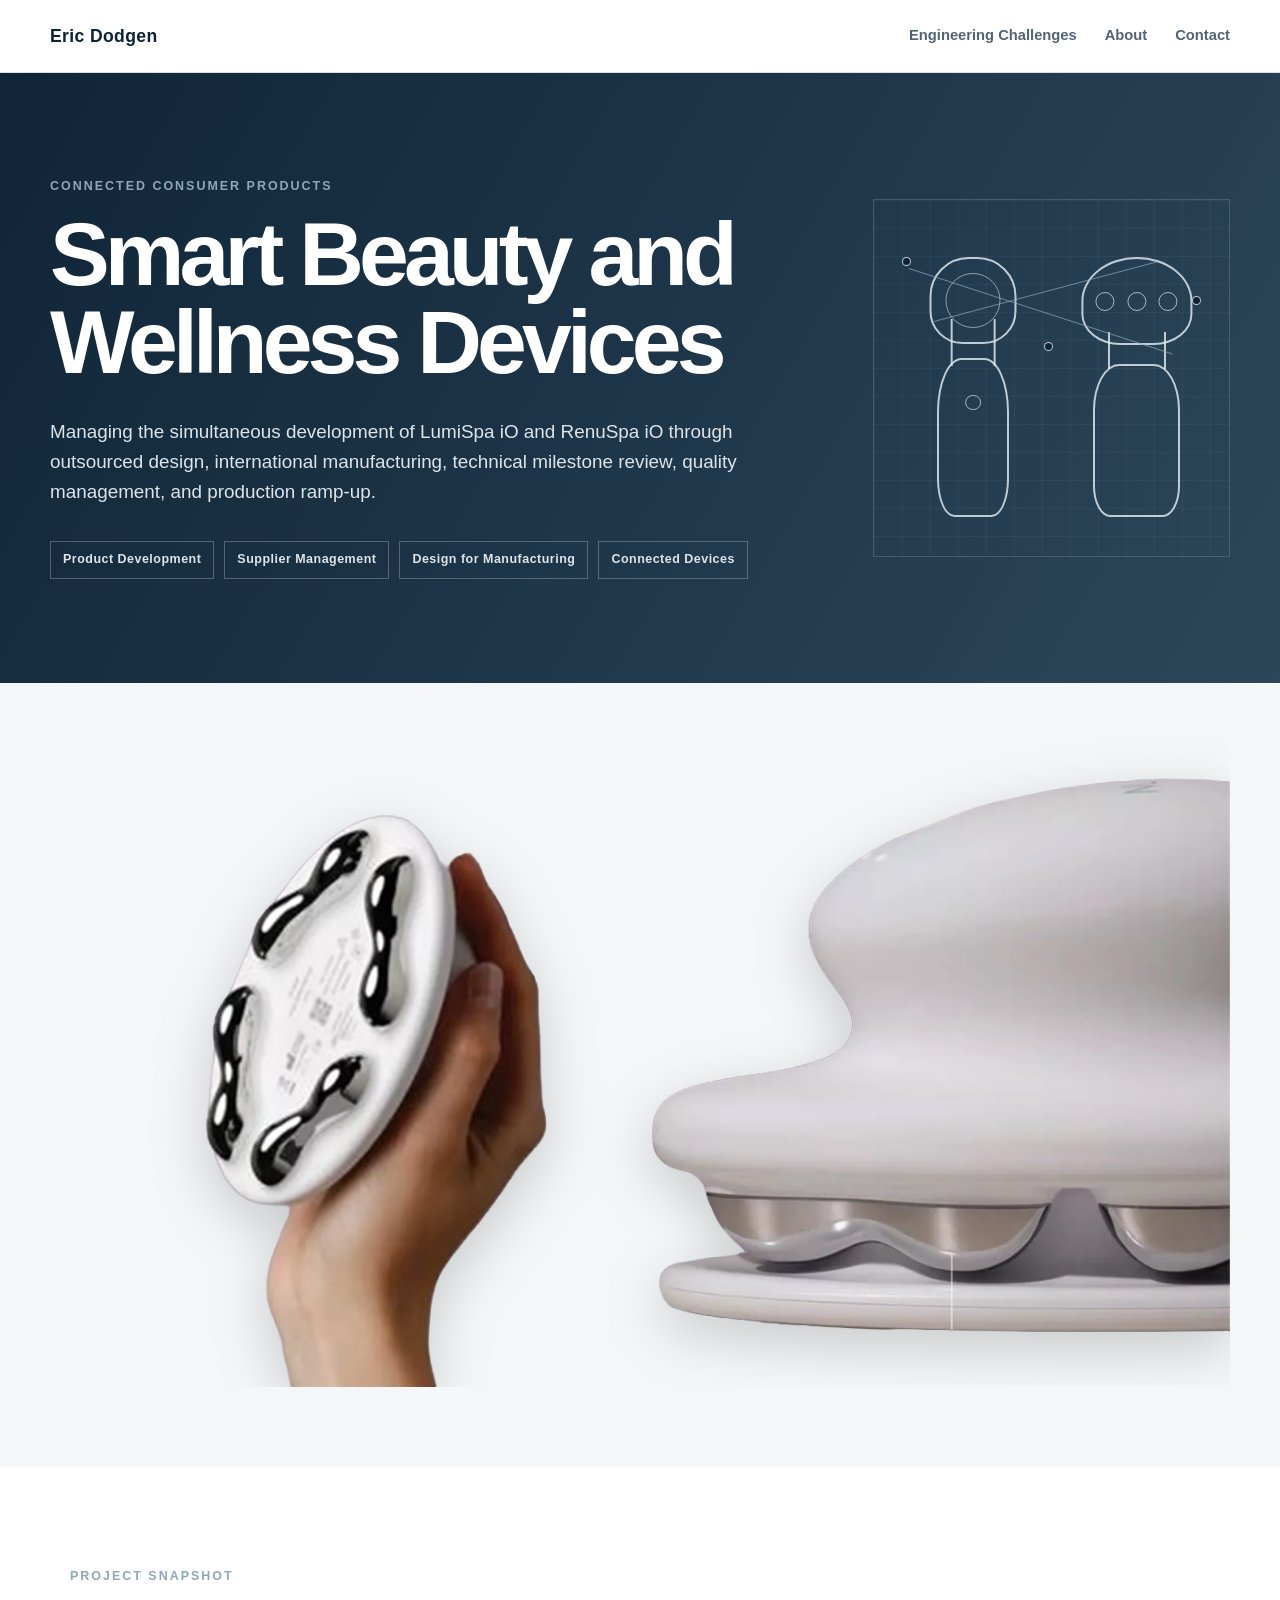
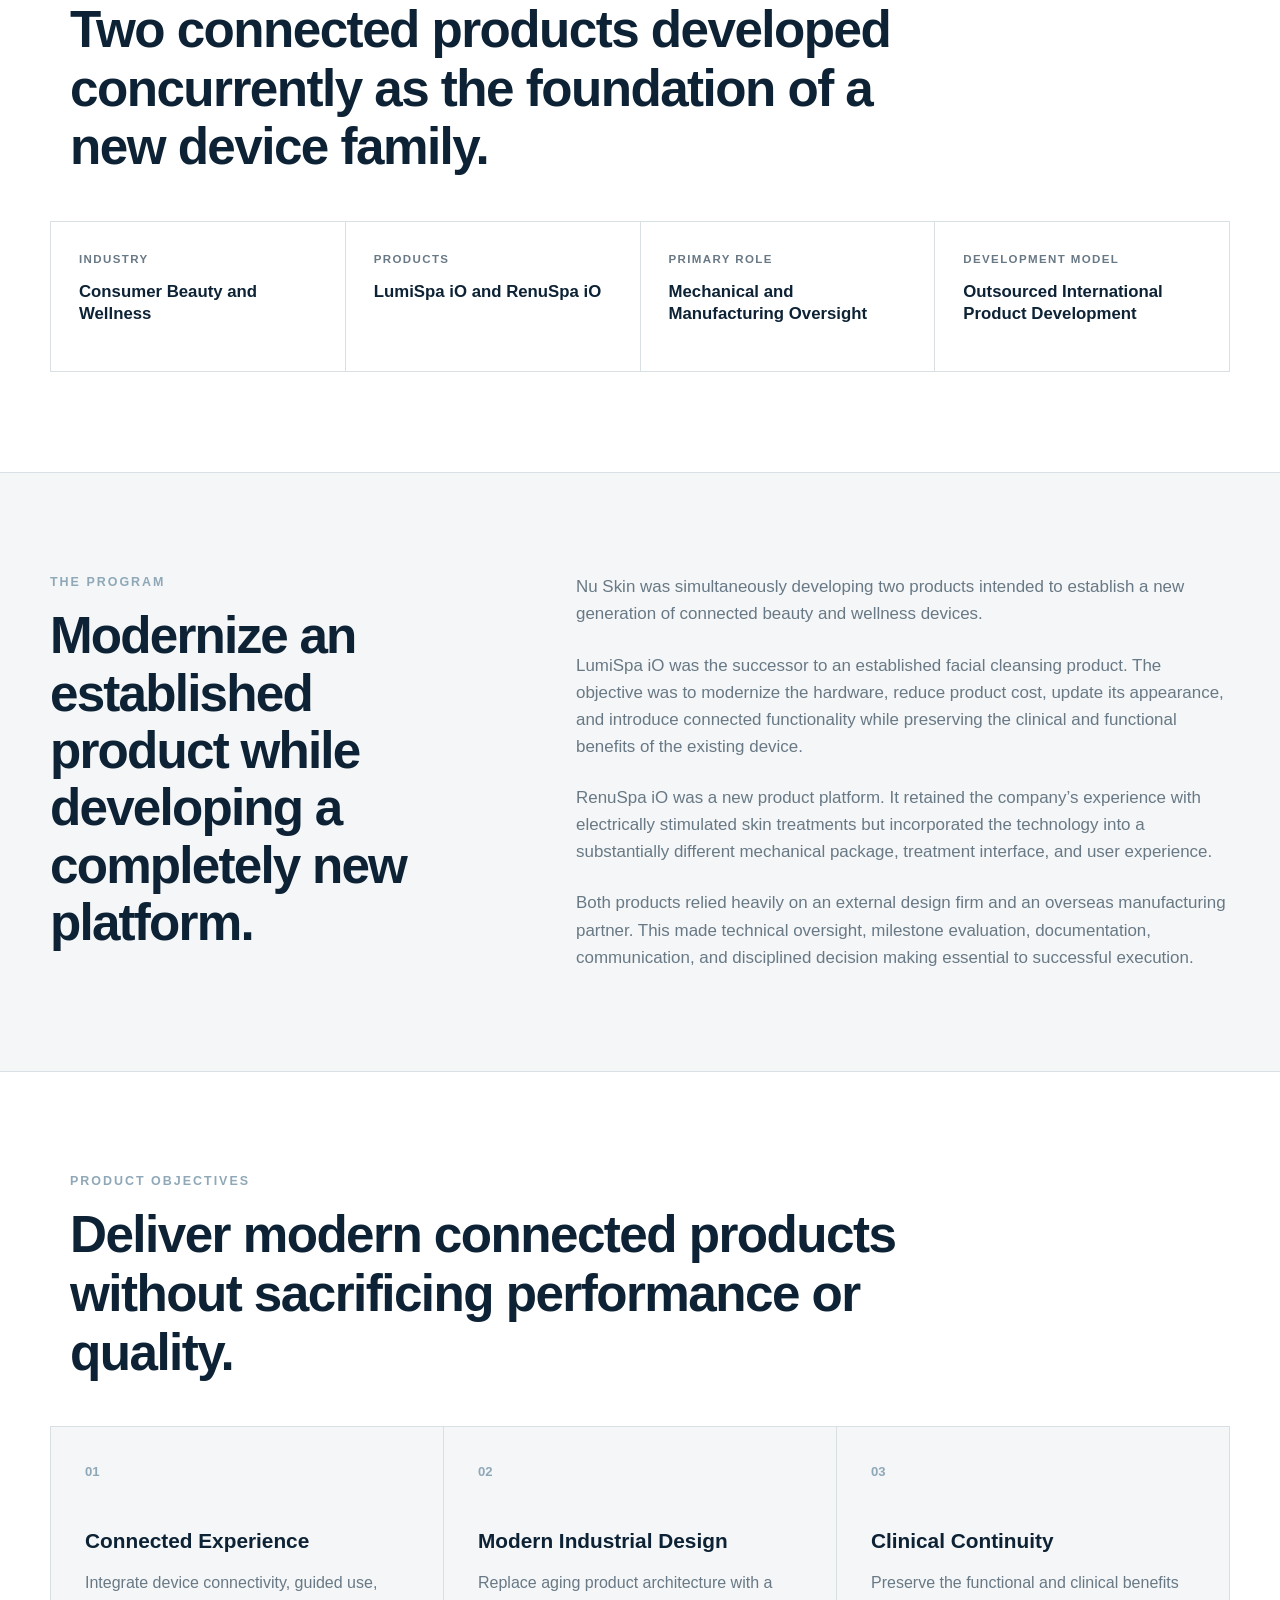
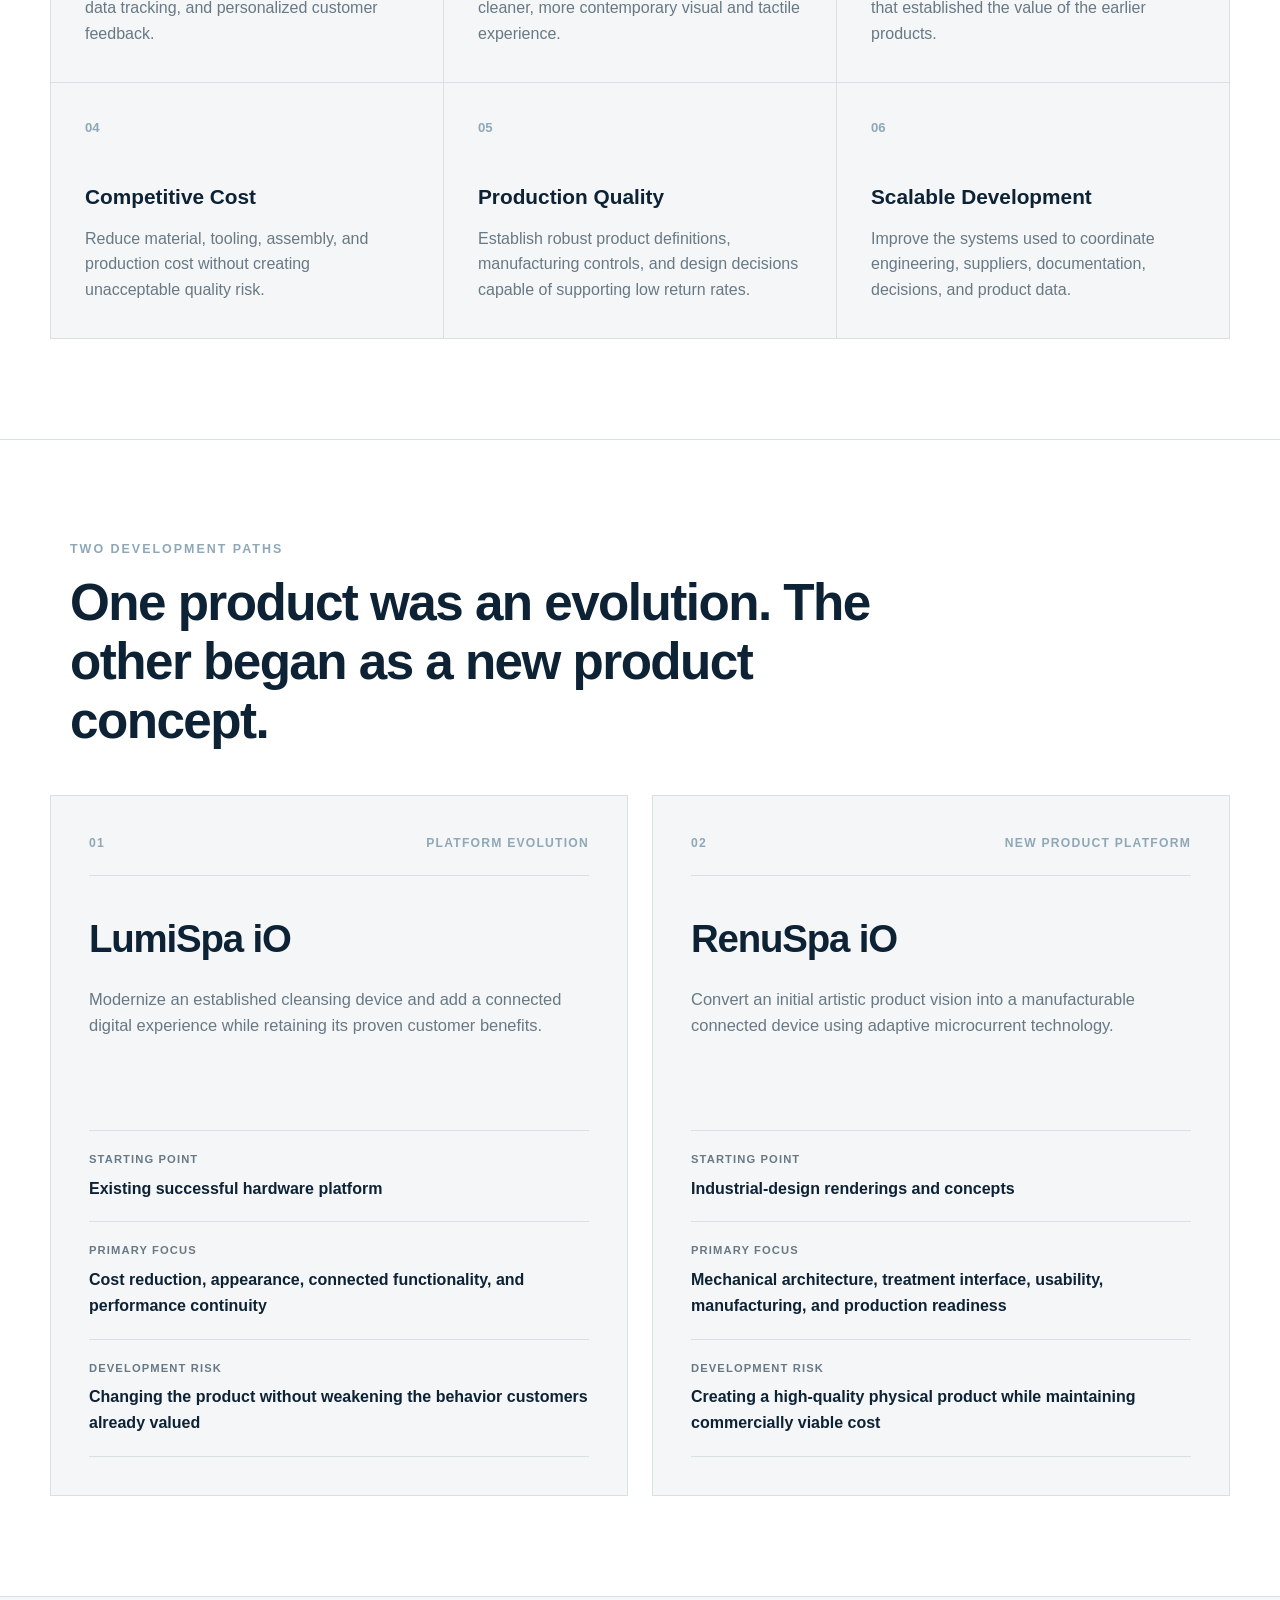
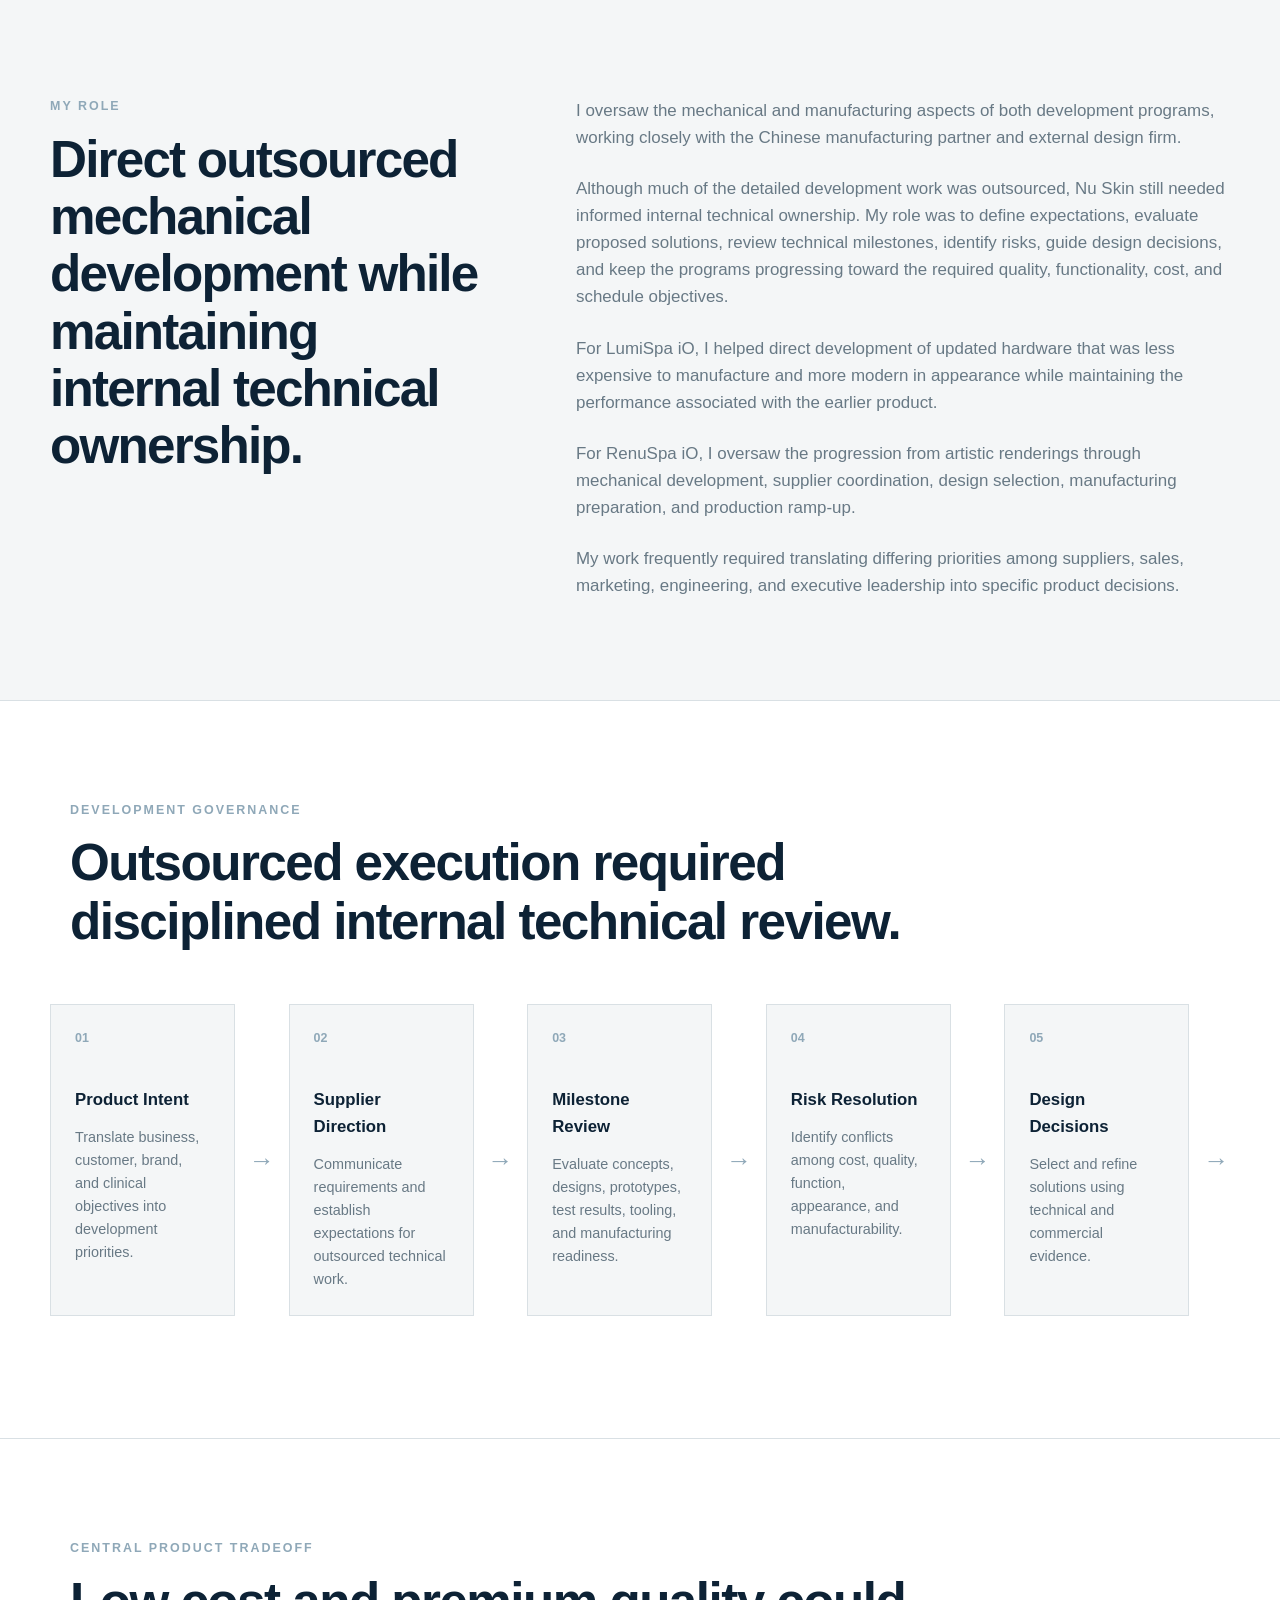
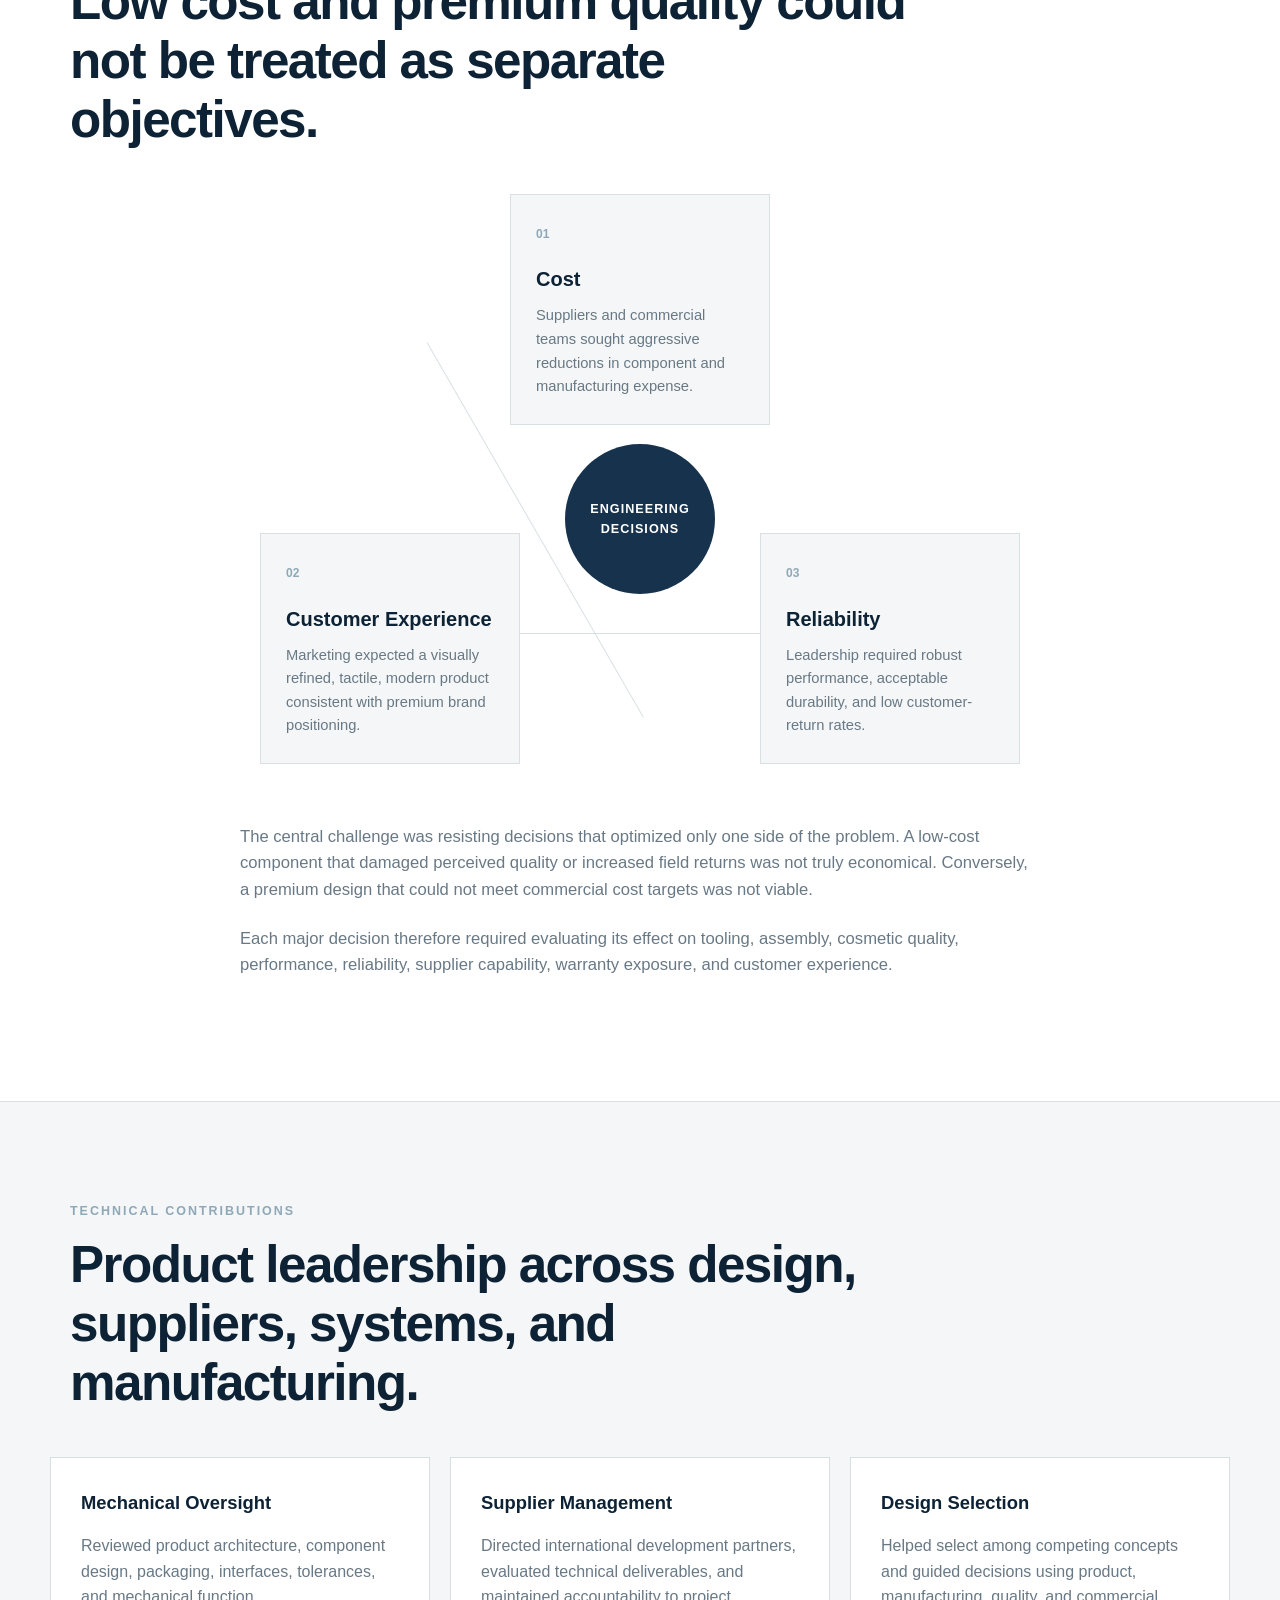
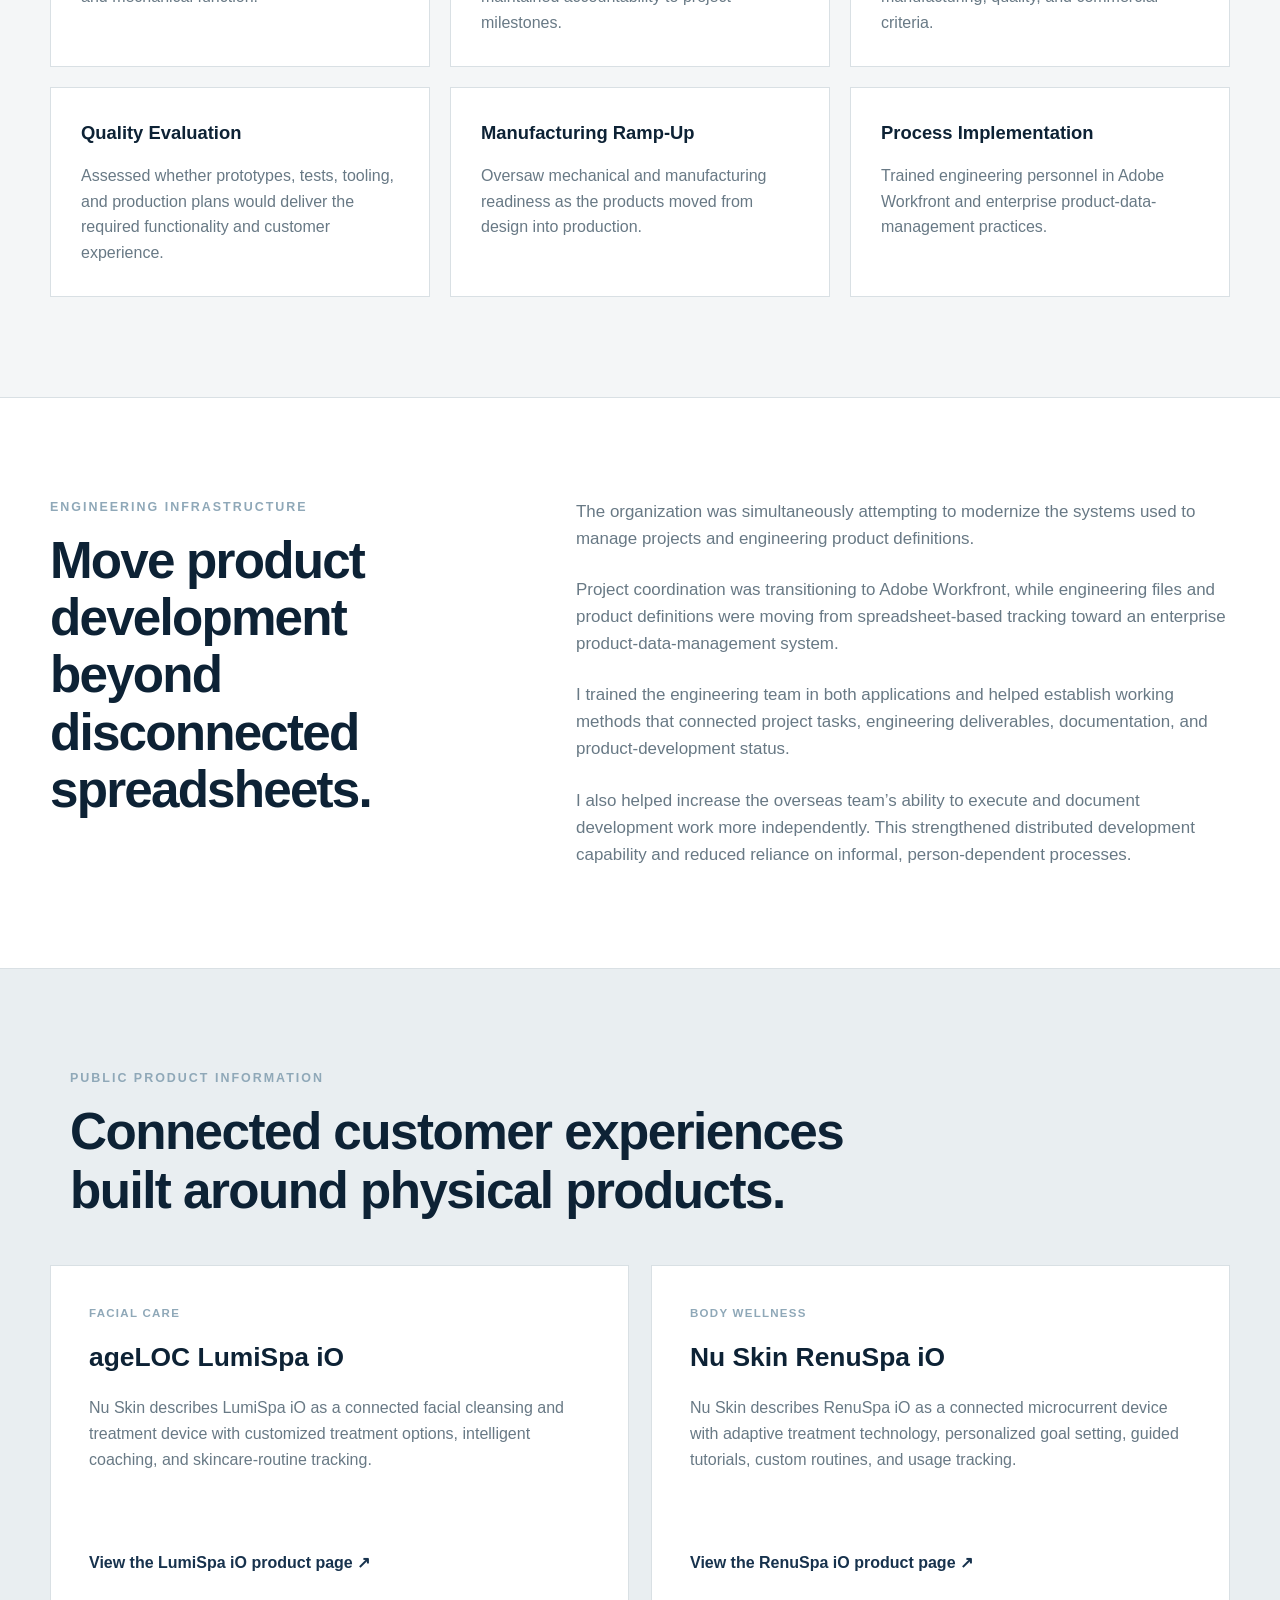
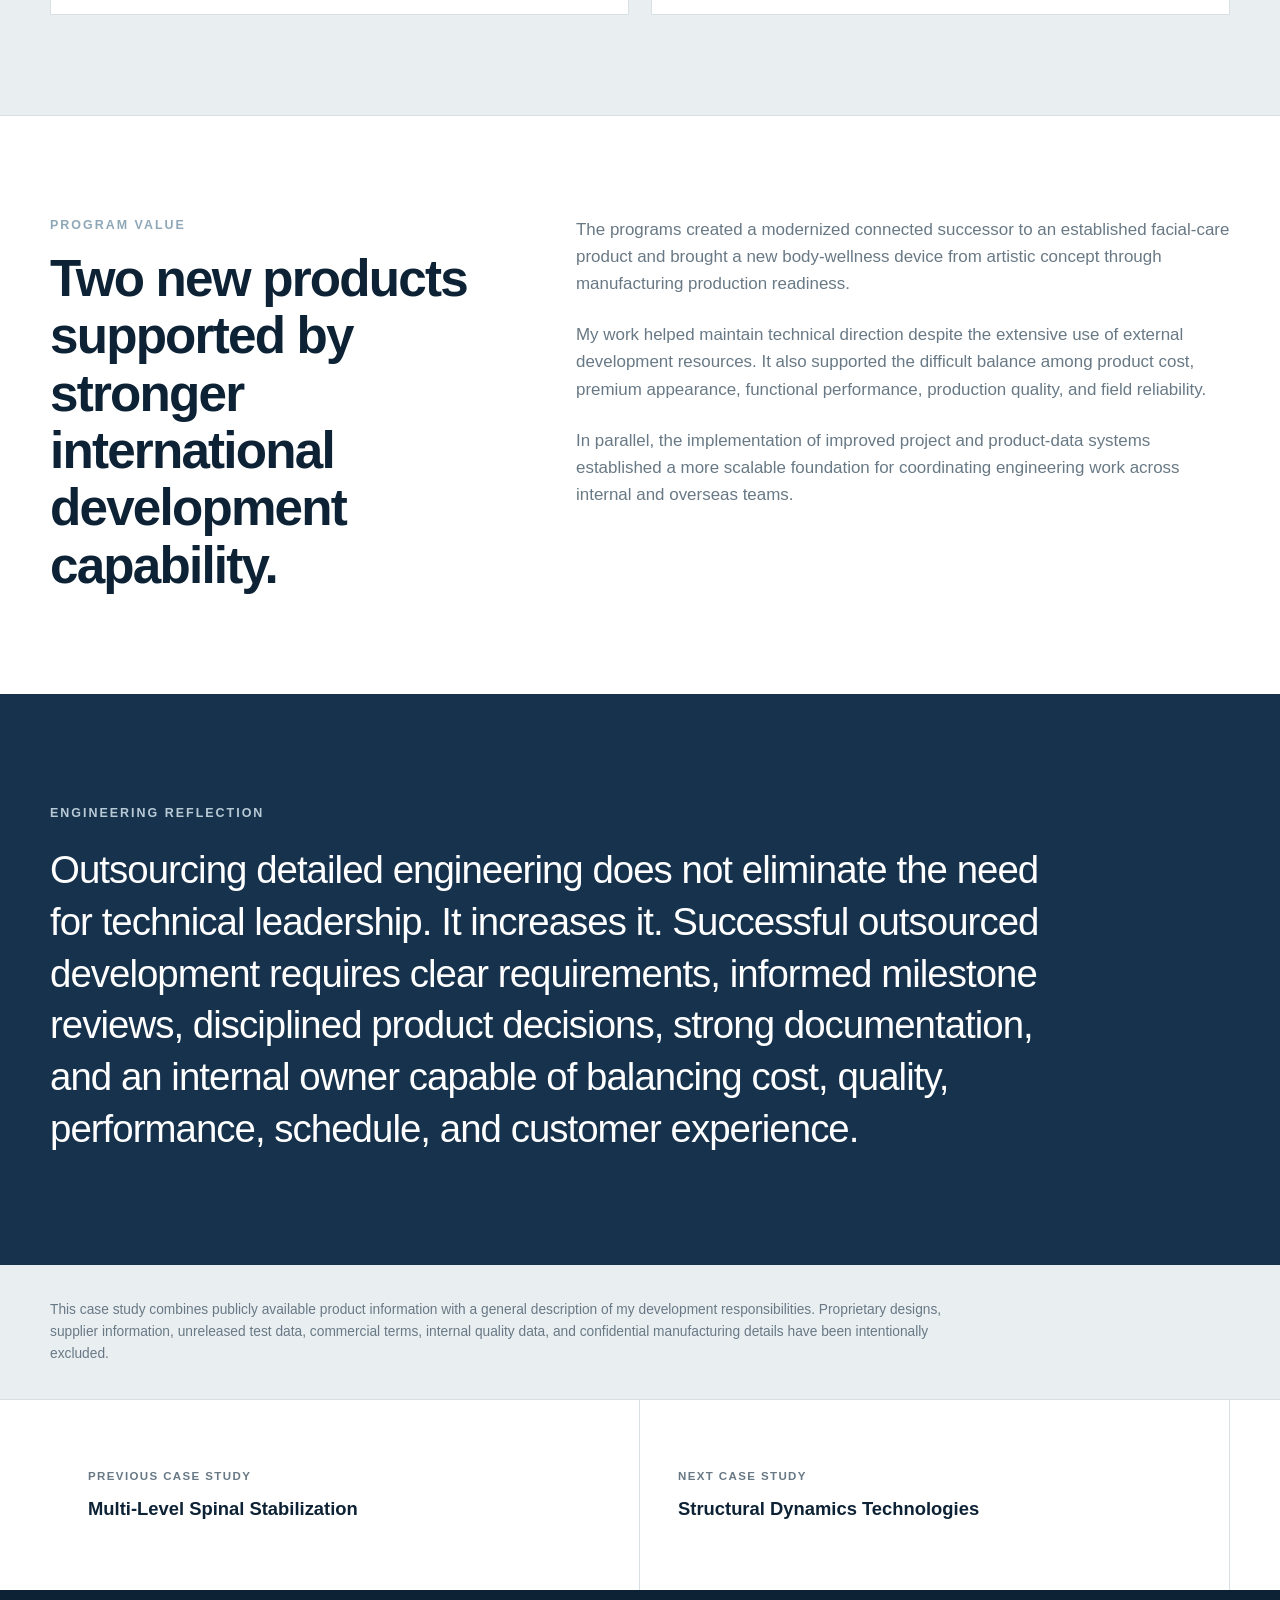
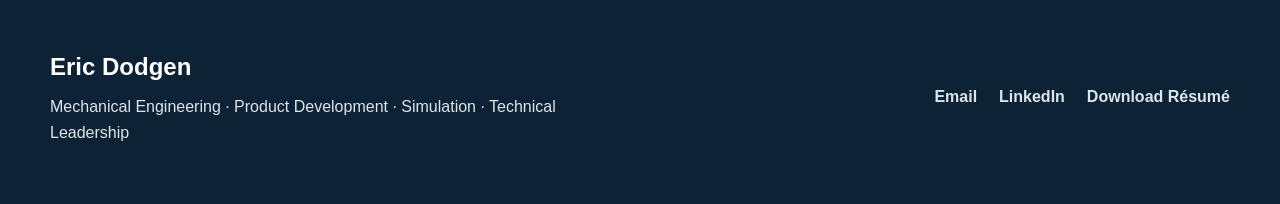
<file: challenges/consumer-products.html>
<!DOCTYPE html>
<html lang="en">
<head>
    <meta charset="UTF-8">

    <meta
        name="viewport"
        content="width=device-width, initial-scale=1.0"
    >

    <meta
        name="description"
        content="Connected beauty and wellness product-development case study by Eric Dodgen, covering LumiSpa iO, RenuSpa iO, outsourced engineering, supplier management, manufacturing, quality, Workfront, and enterprise product-data management."
    >

    <title>Connected Beauty Devices | Eric Dodgen</title>

    <link rel="stylesheet" href="../css/styles.css">
</head>

<body>
    <header class="site-header">
        <div class="header-inner">
            <a class="site-name" href="../index.html">Eric Dodgen</a>

            <nav class="main-nav" aria-label="Main navigation">
                <a href="../index.html#challenges">Engineering Challenges</a>
                <a href="../index.html#about">About</a>
                <a href="../index.html#contact">Contact</a>
            </nav>
        </div>
    </header>

    <main>
        <section class="case-hero consumer-case-hero">
            <div class="case-hero-inner">
                <div class="case-hero-copy">
                    <p class="eyebrow">Connected Consumer Products</p>

                    <h1>Smart Beauty and Wellness Devices</h1>

                    <p class="case-subtitle">
                        Managing the simultaneous development of LumiSpa iO and
                        RenuSpa iO through outsourced design, international
                        manufacturing, technical milestone review, quality
                        management, and production ramp-up.
                    </p>

                    <div class="case-tags" aria-label="Project capabilities">
                        <span>Product Development</span>
                        <span>Supplier Management</span>
                        <span>Design for Manufacturing</span>
                        <span>Connected Devices</span>
                    </div>
                </div>

                <div
                    class="device-family-visual"
                    role="img"
                    aria-label="Abstract technical illustration of two connected handheld consumer products"
                >
                    <div class="device-grid"></div>

                    <div class="smart-device smart-device-left">
                        <div class="device-head">
                            <div class="device-treatment-surface"></div>
                        </div>

                        <div class="device-neck"></div>
                        <div class="device-handle"></div>
                        <div class="device-button"></div>
                    </div>

                    <div class="smart-device smart-device-right">
                        <div class="body-device-head">
                            <span></span>
                            <span></span>
                            <span></span>
                        </div>

                        <div class="body-device-neck"></div>
                        <div class="body-device-handle"></div>
                    </div>

                    <div class="connection-line connection-one"></div>
                    <div class="connection-line connection-two"></div>

                    <div class="connection-node node-one"></div>
                    <div class="connection-node node-two"></div>
                    <div class="connection-node node-three"></div>
                </div>
            </div>
        </section>
        <div class="challenge-hero-image">
            <img
                src="../images/RenuSpa02.png"
                alt="Consumer Product devices"
            >
        </div>
        <section class="case-section snapshot-section">
            <div class="case-container">
                <div class="section-heading compact-heading">
                    <p class="eyebrow">Project Snapshot</p>

                    <h2>
                        Two connected products developed concurrently as the
                        foundation of a new device family.
                    </h2>
                </div>

                <div class="snapshot-grid">
                    <div class="snapshot-item">
                        <p class="snapshot-label">Industry</p>
                        <p class="snapshot-value">
                            Consumer Beauty and Wellness
                        </p>
                    </div>

                    <div class="snapshot-item">
                        <p class="snapshot-label">Products</p>
                        <p class="snapshot-value">
                            LumiSpa iO and RenuSpa iO
                        </p>
                    </div>

                    <div class="snapshot-item">
                        <p class="snapshot-label">Primary Role</p>
                        <p class="snapshot-value">
                            Mechanical and Manufacturing Oversight
                        </p>
                    </div>

                    <div class="snapshot-item">
                        <p class="snapshot-label">Development Model</p>
                        <p class="snapshot-value">
                            Outsourced International Product Development
                        </p>
                    </div>
                </div>
            </div>
        </section>

        <section class="case-section">
            <div class="case-container two-column-section">
                <div class="section-title-column">
                    <p class="eyebrow">The Program</p>

                    <h2>
                        Modernize an established product while developing a
                        completely new platform.
                    </h2>
                </div>

                <div class="section-copy">
                    <p>
                        Nu Skin was simultaneously developing two products
                        intended to establish a new generation of connected
                        beauty and wellness devices.
                    </p>

                    <p>
                        LumiSpa iO was the successor to an established facial
                        cleansing product. The objective was to modernize the
                        hardware, reduce product cost, update its appearance,
                        and introduce connected functionality while preserving
                        the clinical and functional benefits of the existing
                        device.
                    </p>

                    <p>
                        RenuSpa iO was a new product platform. It retained the
                        company’s experience with electrically stimulated skin
                        treatments but incorporated the technology into a
                        substantially different mechanical package, treatment
                        interface, and user experience.
                    </p>

                    <p>
                        Both products relied heavily on an external design firm
                        and an overseas manufacturing partner. This made
                        technical oversight, milestone evaluation,
                        documentation, communication, and disciplined decision
                        making essential to successful execution.
                    </p>
                </div>
            </div>
        </section>

        <section class="case-section context-section">
            <div class="case-container">
                <div class="section-heading compact-heading">
                    <p class="eyebrow">Product Objectives</p>

                    <h2>
                        Deliver modern connected products without sacrificing
                        performance or quality.
                    </h2>
                </div>

                <div class="context-grid consumer-objective-grid">
                    <article class="context-card">
                        <span class="context-number">01</span>
                        <h3>Connected Experience</h3>

                        <p>
                            Integrate device connectivity, guided use, data
                            tracking, and personalized customer feedback.
                        </p>
                    </article>

                    <article class="context-card">
                        <span class="context-number">02</span>
                        <h3>Modern Industrial Design</h3>

                        <p>
                            Replace aging product architecture with a cleaner,
                            more contemporary visual and tactile experience.
                        </p>
                    </article>

                    <article class="context-card">
                        <span class="context-number">03</span>
                        <h3>Clinical Continuity</h3>

                        <p>
                            Preserve the functional and clinical benefits that
                            established the value of the earlier products.
                        </p>
                    </article>

                    <article class="context-card">
                        <span class="context-number">04</span>
                        <h3>Competitive Cost</h3>

                        <p>
                            Reduce material, tooling, assembly, and production
                            cost without creating unacceptable quality risk.
                        </p>
                    </article>

                    <article class="context-card">
                        <span class="context-number">05</span>
                        <h3>Production Quality</h3>

                        <p>
                            Establish robust product definitions, manufacturing
                            controls, and design decisions capable of supporting
                            low return rates.
                        </p>
                    </article>

                    <article class="context-card">
                        <span class="context-number">06</span>
                        <h3>Scalable Development</h3>

                        <p>
                            Improve the systems used to coordinate engineering,
                            suppliers, documentation, decisions, and product
                            data.
                        </p>
                    </article>
                </div>
            </div>
        </section>

        <section class="case-section product-comparison-section">
            <div class="case-container">
                <div class="section-heading compact-heading">
                    <p class="eyebrow">Two Development Paths</p>

                    <h2>
                        One product was an evolution. The other began as a new
                        product concept.
                    </h2>
                </div>

                <div class="product-path-grid">
                    <article class="product-path-card">
                        <div class="product-path-header">
                            <p class="product-path-number">01</p>
                            <p class="product-path-type">Platform Evolution</p>
                        </div>

                        <h3>LumiSpa iO</h3>

                        <p class="product-path-summary">
                            Modernize an established cleansing device and add a
                            connected digital experience while retaining its
                            proven customer benefits.
                        </p>

                        <div class="product-path-details">
                            <div>
                                <span>Starting Point</span>
                                <p>Existing successful hardware platform</p>
                            </div>

                            <div>
                                <span>Primary Focus</span>
                                <p>
                                    Cost reduction, appearance, connected
                                    functionality, and performance continuity
                                </p>
                            </div>

                            <div>
                                <span>Development Risk</span>
                                <p>
                                    Changing the product without weakening the
                                    behavior customers already valued
                                </p>
                            </div>
                        </div>
                    </article>

                    <article class="product-path-card">
                        <div class="product-path-header">
                            <p class="product-path-number">02</p>
                            <p class="product-path-type">New Product Platform</p>
                        </div>

                        <h3>RenuSpa iO</h3>

                        <p class="product-path-summary">
                            Convert an initial artistic product vision into a
                            manufacturable connected device using adaptive
                            microcurrent technology.
                        </p>

                        <div class="product-path-details">
                            <div>
                                <span>Starting Point</span>
                                <p>Industrial-design renderings and concepts</p>
                            </div>

                            <div>
                                <span>Primary Focus</span>
                                <p>
                                    Mechanical architecture, treatment
                                    interface, usability, manufacturing, and
                                    production readiness
                                </p>
                            </div>

                            <div>
                                <span>Development Risk</span>
                                <p>
                                    Creating a high-quality physical product
                                    while maintaining commercially viable cost
                                </p>
                            </div>
                        </div>
                    </article>
                </div>
            </div>
        </section>

        <section class="case-section">
            <div class="case-container two-column-section">
                <div class="section-title-column">
                    <p class="eyebrow">My Role</p>

                    <h2>
                        Direct outsourced mechanical development while
                        maintaining internal technical ownership.
                    </h2>
                </div>

                <div class="section-copy">
                    <p>
                        I oversaw the mechanical and manufacturing aspects of
                        both development programs, working closely with the
                        Chinese manufacturing partner and external design firm.
                    </p>

                    <p>
                        Although much of the detailed development work was
                        outsourced, Nu Skin still needed informed internal
                        technical ownership. My role was to define expectations,
                        evaluate proposed solutions, review technical
                        milestones, identify risks, guide design decisions, and
                        keep the programs progressing toward the required
                        quality, functionality, cost, and schedule objectives.
                    </p>

                    <p>
                        For LumiSpa iO, I helped direct development of updated
                        hardware that was less expensive to manufacture and more
                        modern in appearance while maintaining the performance
                        associated with the earlier product.
                    </p>

                    <p>
                        For RenuSpa iO, I oversaw the progression from artistic
                        renderings through mechanical development, supplier
                        coordination, design selection, manufacturing
                        preparation, and production ramp-up.
                    </p>

                    <p>
                        My work frequently required translating differing
                        priorities among suppliers, sales, marketing,
                        engineering, and executive leadership into specific
                        product decisions.
                    </p>
                </div>
            </div>
        </section>

        <section class="case-section workflow-section">
            <div class="case-container">
                <div class="section-heading compact-heading">
                    <p class="eyebrow">Development Governance</p>

                    <h2>
                        Outsourced execution required disciplined internal
                        technical review.
                    </h2>
                </div>

                <div class="workflow-grid">
                    <div class="workflow-step">
                        <span>01</span>
                        <h3>Product Intent</h3>

                        <p>
                            Translate business, customer, brand, and clinical
                            objectives into development priorities.
                        </p>
                    </div>

                    <div class="workflow-arrow" aria-hidden="true">→</div>

                    <div class="workflow-step">
                        <span>02</span>
                        <h3>Supplier Direction</h3>

                        <p>
                            Communicate requirements and establish expectations
                            for outsourced technical work.
                        </p>
                    </div>

                    <div class="workflow-arrow" aria-hidden="true">→</div>

                    <div class="workflow-step">
                        <span>03</span>
                        <h3>Milestone Review</h3>

                        <p>
                            Evaluate concepts, designs, prototypes, test results,
                            tooling, and manufacturing readiness.
                        </p>
                    </div>

                    <div class="workflow-arrow" aria-hidden="true">→</div>

                    <div class="workflow-step">
                        <span>04</span>
                        <h3>Risk Resolution</h3>

                        <p>
                            Identify conflicts among cost, quality, function,
                            appearance, and manufacturability.
                        </p>
                    </div>

                    <div class="workflow-arrow" aria-hidden="true">→</div>

                    <div class="workflow-step">
                        <span>05</span>
                        <h3>Design Decisions</h3>

                        <p>
                            Select and refine solutions using technical and
                            commercial evidence.
                        </p>
                    </div>

                    <div class="workflow-arrow" aria-hidden="true">→</div>

                    <div class="workflow-step">
                        <span>06</span>
                        <h3>Verification</h3>

                        <p>
                            Confirm that quality, functionality, durability, and
                            user requirements were being achieved.
                        </p>
                    </div>

                    <div class="workflow-arrow" aria-hidden="true">→</div>

                    <div class="workflow-step">
                        <span>07</span>
                        <h3>Production Ramp</h3>

                        <p>
                            Support tooling, supplier readiness, manufacturing
                            controls, documentation, and launch preparation.
                        </p>
                    </div>
                </div>
            </div>
        </section>

        <section class="case-section context-section">
            <div class="case-container">
                <div class="section-heading compact-heading">
                    <p class="eyebrow">Central Product Tradeoff</p>

                    <h2>
                        Low cost and premium quality could not be treated as
                        separate objectives.
                    </h2>
                </div>

                <div class="quality-triangle">
                    <div class="quality-point quality-cost">
                        <span>01</span>
                        <h3>Cost</h3>

                        <p>
                            Suppliers and commercial teams sought aggressive
                            reductions in component and manufacturing expense.
                        </p>
                    </div>

                    <div class="quality-point quality-experience">
                        <span>02</span>
                        <h3>Customer Experience</h3>

                        <p>
                            Marketing expected a visually refined, tactile,
                            modern product consistent with premium brand
                            positioning.
                        </p>
                    </div>

                    <div class="quality-point quality-reliability">
                        <span>03</span>
                        <h3>Reliability</h3>

                        <p>
                            Leadership required robust performance, acceptable
                            durability, and low customer-return rates.
                        </p>
                    </div>

                    <div class="quality-center">
                        <p>Engineering Decisions</p>
                    </div>
                </div>

                <div class="tradeoff-explanation">
                    <p>
                        The central challenge was resisting decisions that
                        optimized only one side of the problem. A low-cost
                        component that damaged perceived quality or increased
                        field returns was not truly economical. Conversely, a
                        premium design that could not meet commercial cost
                        targets was not viable.
                    </p>

                    <p>
                        Each major decision therefore required evaluating its
                        effect on tooling, assembly, cosmetic quality,
                        performance, reliability, supplier capability, warranty
                        exposure, and customer experience.
                    </p>
                </div>
            </div>
        </section>

        <section class="case-section">
            <div class="case-container">
                <div class="section-heading compact-heading">
                    <p class="eyebrow">Technical Contributions</p>

                    <h2>
                        Product leadership across design, suppliers, systems,
                        and manufacturing.
                    </h2>
                </div>

                <div class="contribution-grid">
                    <article class="contribution-card">
                        <h3>Mechanical Oversight</h3>

                        <p>
                            Reviewed product architecture, component design,
                            packaging, interfaces, tolerances, and mechanical
                            function.
                        </p>
                    </article>

                    <article class="contribution-card">
                        <h3>Supplier Management</h3>

                        <p>
                            Directed international development partners,
                            evaluated technical deliverables, and maintained
                            accountability to project milestones.
                        </p>
                    </article>

                    <article class="contribution-card">
                        <h3>Design Selection</h3>

                        <p>
                            Helped select among competing concepts and guided
                            decisions using product, manufacturing, quality, and
                            commercial criteria.
                        </p>
                    </article>

                    <article class="contribution-card">
                        <h3>Quality Evaluation</h3>

                        <p>
                            Assessed whether prototypes, tests, tooling, and
                            production plans would deliver the required
                            functionality and customer experience.
                        </p>
                    </article>

                    <article class="contribution-card">
                        <h3>Manufacturing Ramp-Up</h3>

                        <p>
                            Oversaw mechanical and manufacturing readiness as
                            the products moved from design into production.
                        </p>
                    </article>

                    <article class="contribution-card">
                        <h3>Process Implementation</h3>

                        <p>
                            Trained engineering personnel in Adobe Workfront and
                            enterprise product-data-management practices.
                        </p>
                    </article>
                </div>
            </div>
        </section>

        <section class="case-section digital-system-section">
            <div class="case-container two-column-section">
                <div class="section-title-column">
                    <p class="eyebrow">Engineering Infrastructure</p>

                    <h2>
                        Move product development beyond disconnected
                        spreadsheets.
                    </h2>
                </div>

                <div class="section-copy">
                    <p>
                        The organization was simultaneously attempting to
                        modernize the systems used to manage projects and
                        engineering product definitions.
                    </p>

                    <p>
                        Project coordination was transitioning to Adobe
                        Workfront, while engineering files and product
                        definitions were moving from spreadsheet-based tracking
                        toward an enterprise product-data-management system.
                    </p>

                    <p>
                        I trained the engineering team in both applications and
                        helped establish working methods that connected project
                        tasks, engineering deliverables, documentation, and
                        product-development status.
                    </p>

                    <p>
                        I also helped increase the overseas team’s ability to
                        execute and document development work more
                        independently. This strengthened distributed
                        development capability and reduced reliance on informal,
                        person-dependent processes.
                    </p>
                </div>
            </div>
        </section>

        <section class="case-section public-products-section">
            <div class="case-container">
                <div class="section-heading compact-heading">
                    <p class="eyebrow">Public Product Information</p>

                    <h2>Connected customer experiences built around physical products.</h2>
                </div>

                <div class="public-product-grid">
                    <article class="public-product-card">
                        <p class="public-product-label">Facial Care</p>
                        <h3>ageLOC LumiSpa iO</h3>

                        <p>
                            Nu Skin describes LumiSpa iO as a connected facial
                            cleansing and treatment device with customized
                            treatment options, intelligent coaching, and
                            skincare-routine tracking.
                        </p>

                        <a
                            href="https://www.nuskin.com/us/en/site/product/ageloc-lumispa-io-smart-facial-cleansing-device"
                            target="_blank"
                            rel="noopener noreferrer"
                        >
                            View the LumiSpa iO product page
                        </a>
                    </article>

                    <article class="public-product-card">
                        <p class="public-product-label">Body Wellness</p>
                        <h3>Nu Skin RenuSpa iO</h3>

                        <p>
                            Nu Skin describes RenuSpa iO as a connected
                            microcurrent device with adaptive treatment
                            technology, personalized goal setting, guided
                            tutorials, custom routines, and usage tracking.
                        </p>

                        <a
                            href="https://www.nuskin.com/us/en/product/nu-skin-renuspa-io"
                            target="_blank"
                            rel="noopener noreferrer"
                        >
                            View the RenuSpa iO product page
                        </a>
                    </article>
                </div>
            </div>
        </section>

        <section class="case-section outcome-section">
            <div class="case-container two-column-section">
                <div class="section-title-column">
                    <p class="eyebrow">Program Value</p>

                    <h2>
                        Two new products supported by stronger international
                        development capability.
                    </h2>
                </div>

                <div class="section-copy">
                    <p>
                        The programs created a modernized connected successor to
                        an established facial-care product and brought a new
                        body-wellness device from artistic concept through
                        manufacturing production readiness.
                    </p>

                    <p>
                        My work helped maintain technical direction despite the
                        extensive use of external development resources. It also
                        supported the difficult balance among product cost,
                        premium appearance, functional performance, production
                        quality, and field reliability.
                    </p>

                    <p>
                        In parallel, the implementation of improved project and
                        product-data systems established a more scalable
                        foundation for coordinating engineering work across
                        internal and overseas teams.
                    </p>
                </div>
            </div>
        </section>

        <section class="reflection-section">
            <div class="case-container">
                <p class="eyebrow">Engineering Reflection</p>

                <blockquote>
                    Outsourcing detailed engineering does not eliminate the need
                    for technical leadership. It increases it. Successful
                    outsourced development requires clear requirements,
                    informed milestone reviews, disciplined product decisions,
                    strong documentation, and an internal owner capable of
                    balancing cost, quality, performance, schedule, and
                    customer experience.
                </blockquote>
            </div>
        </section>

        <section class="confidentiality-note">
            <div class="case-container">
                <p>
                    This case study combines publicly available product
                    information with a general description of my development
                    responsibilities. Proprietary designs, supplier information,
                    unreleased test data, commercial terms, internal quality
                    data, and confidential manufacturing details have been
                    intentionally excluded.
                </p>
            </div>
        </section>

        <nav class="case-navigation" aria-label="Case study navigation">
            <div class="case-container">
                <a href="orthopedic-device.html">
                    <span>Previous Case Study</span>
                    Multi-Level Spinal Stabilization
                </a>

                <a href="simulation-technologies.html">
                    <span>Next Case Study</span>
                    Structural Dynamics Technologies
                </a>
            </div>
        </nav>
    </main>

<footer class="site-footer" id="contact">
    <div>
        <h2>Eric Dodgen</h2>

        <p>
            Mechanical Engineering · Product Development ·
            Simulation · Technical Leadership
        </p>
    </div>

    <div class="footer-links">
        <a href="mailto:erdodgen@gmail.com">
            Email
        </a>

        <a
            href="https://www.linkedin.com/in/eric-dodgen-a2699ba"
            target="_blank"
            rel="noopener noreferrer"
        >
            LinkedIn
        </a>

        <a
            href="../documents/Resume_Dodgen.pdf"
            download
        >
            Download Résumé
        </a>
    </div>
</footer>
</body>
</html>
</file>
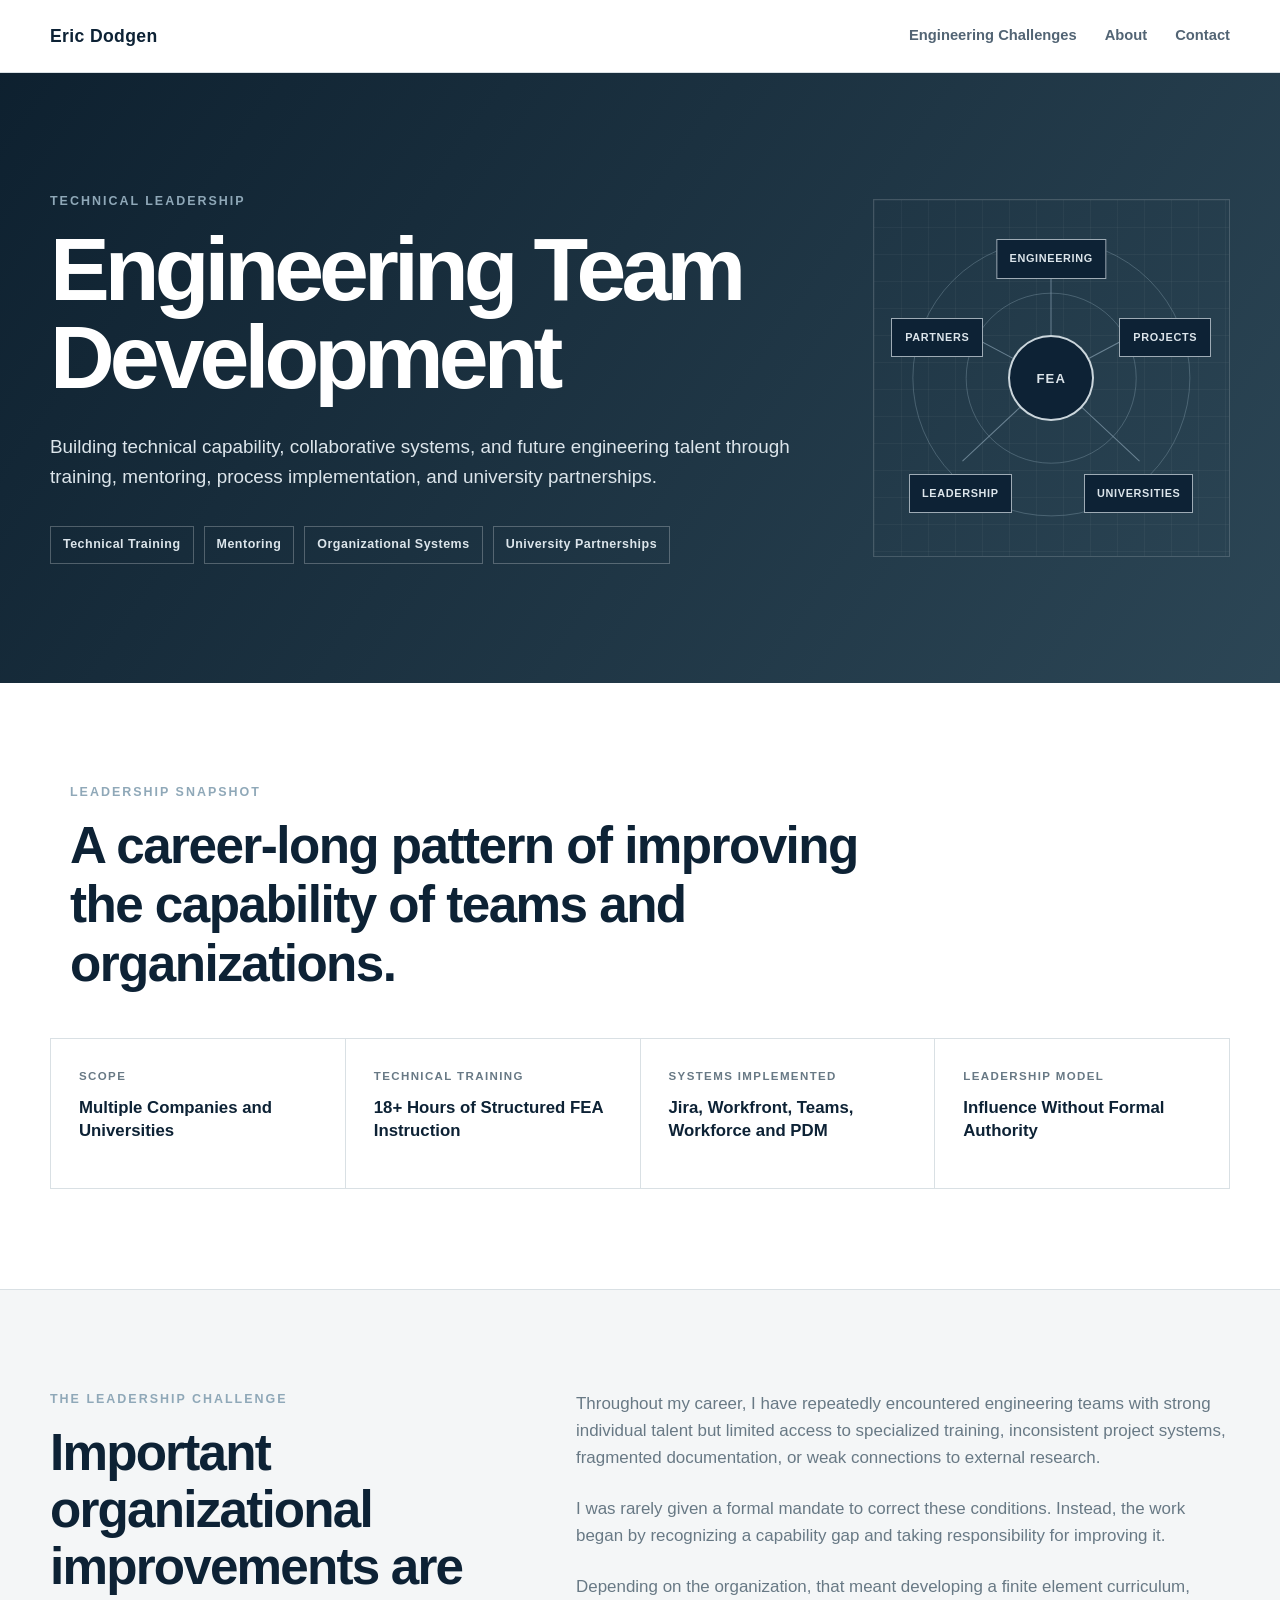
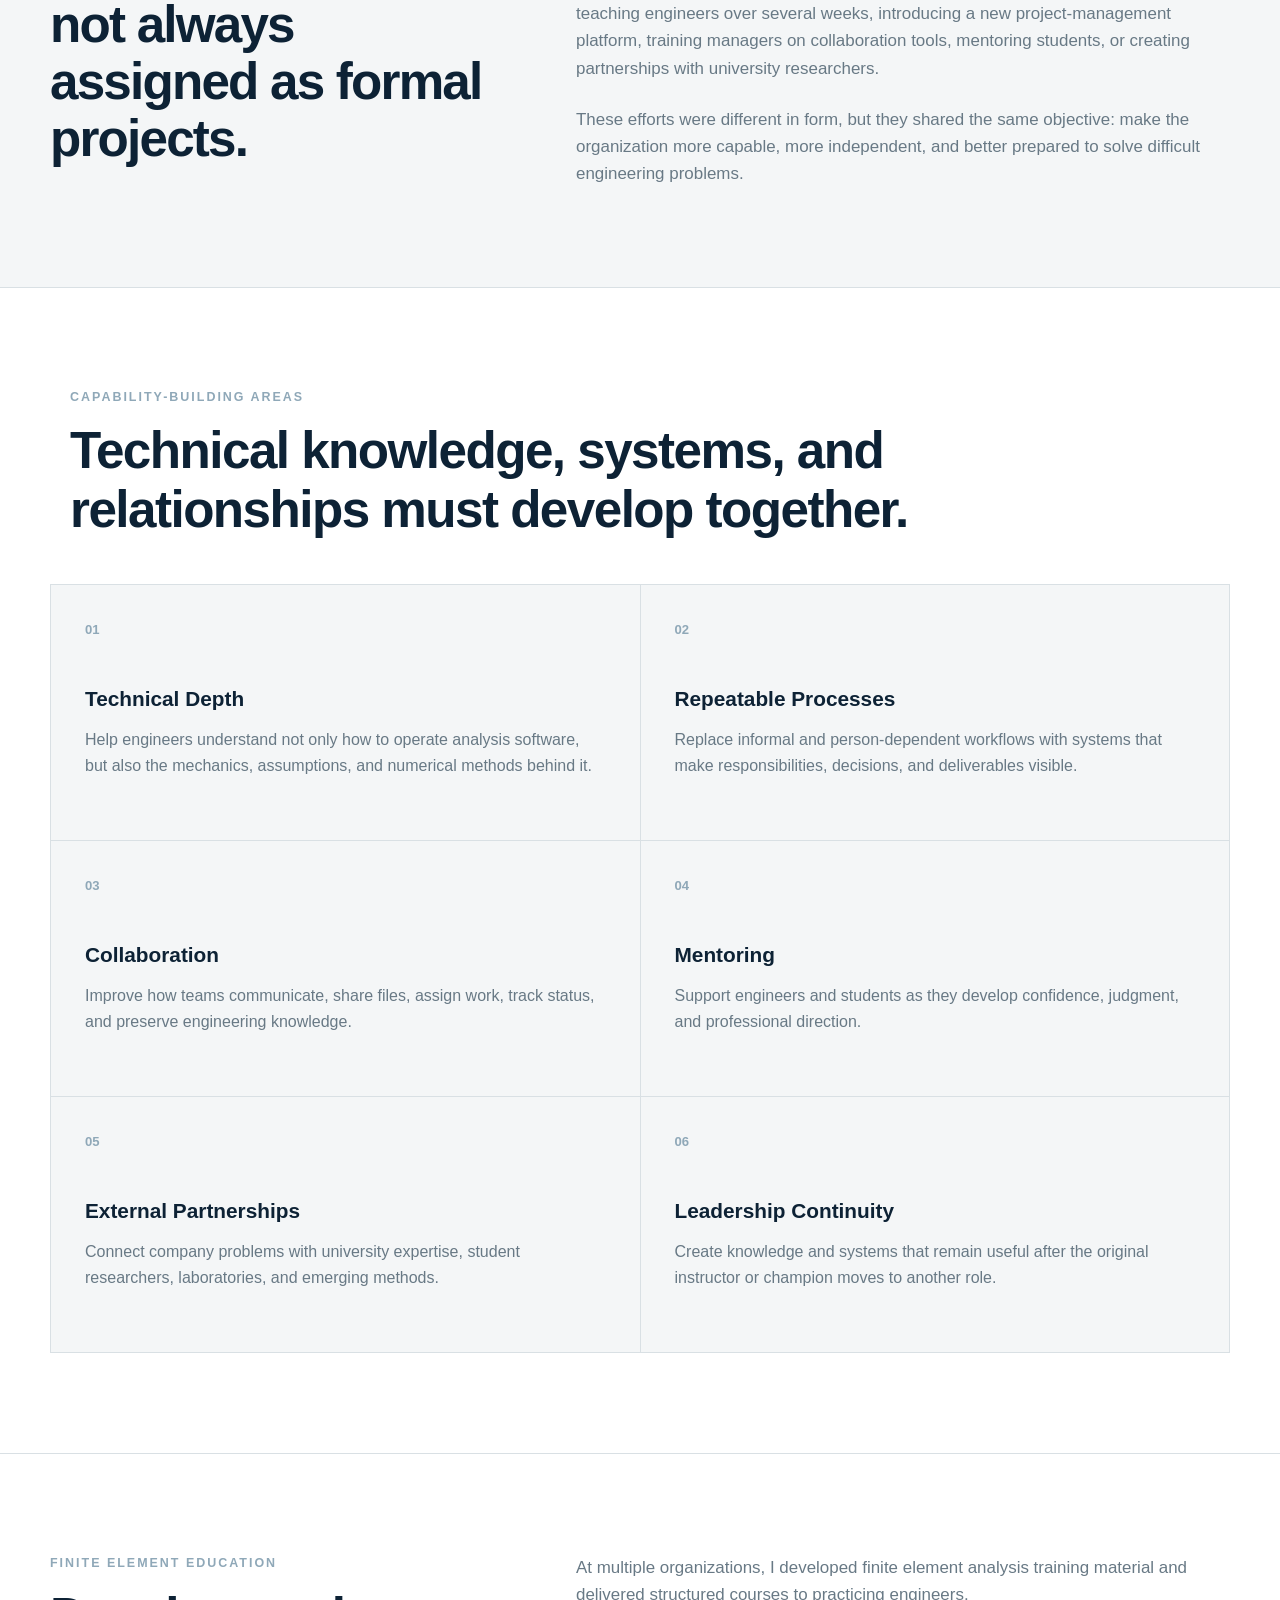
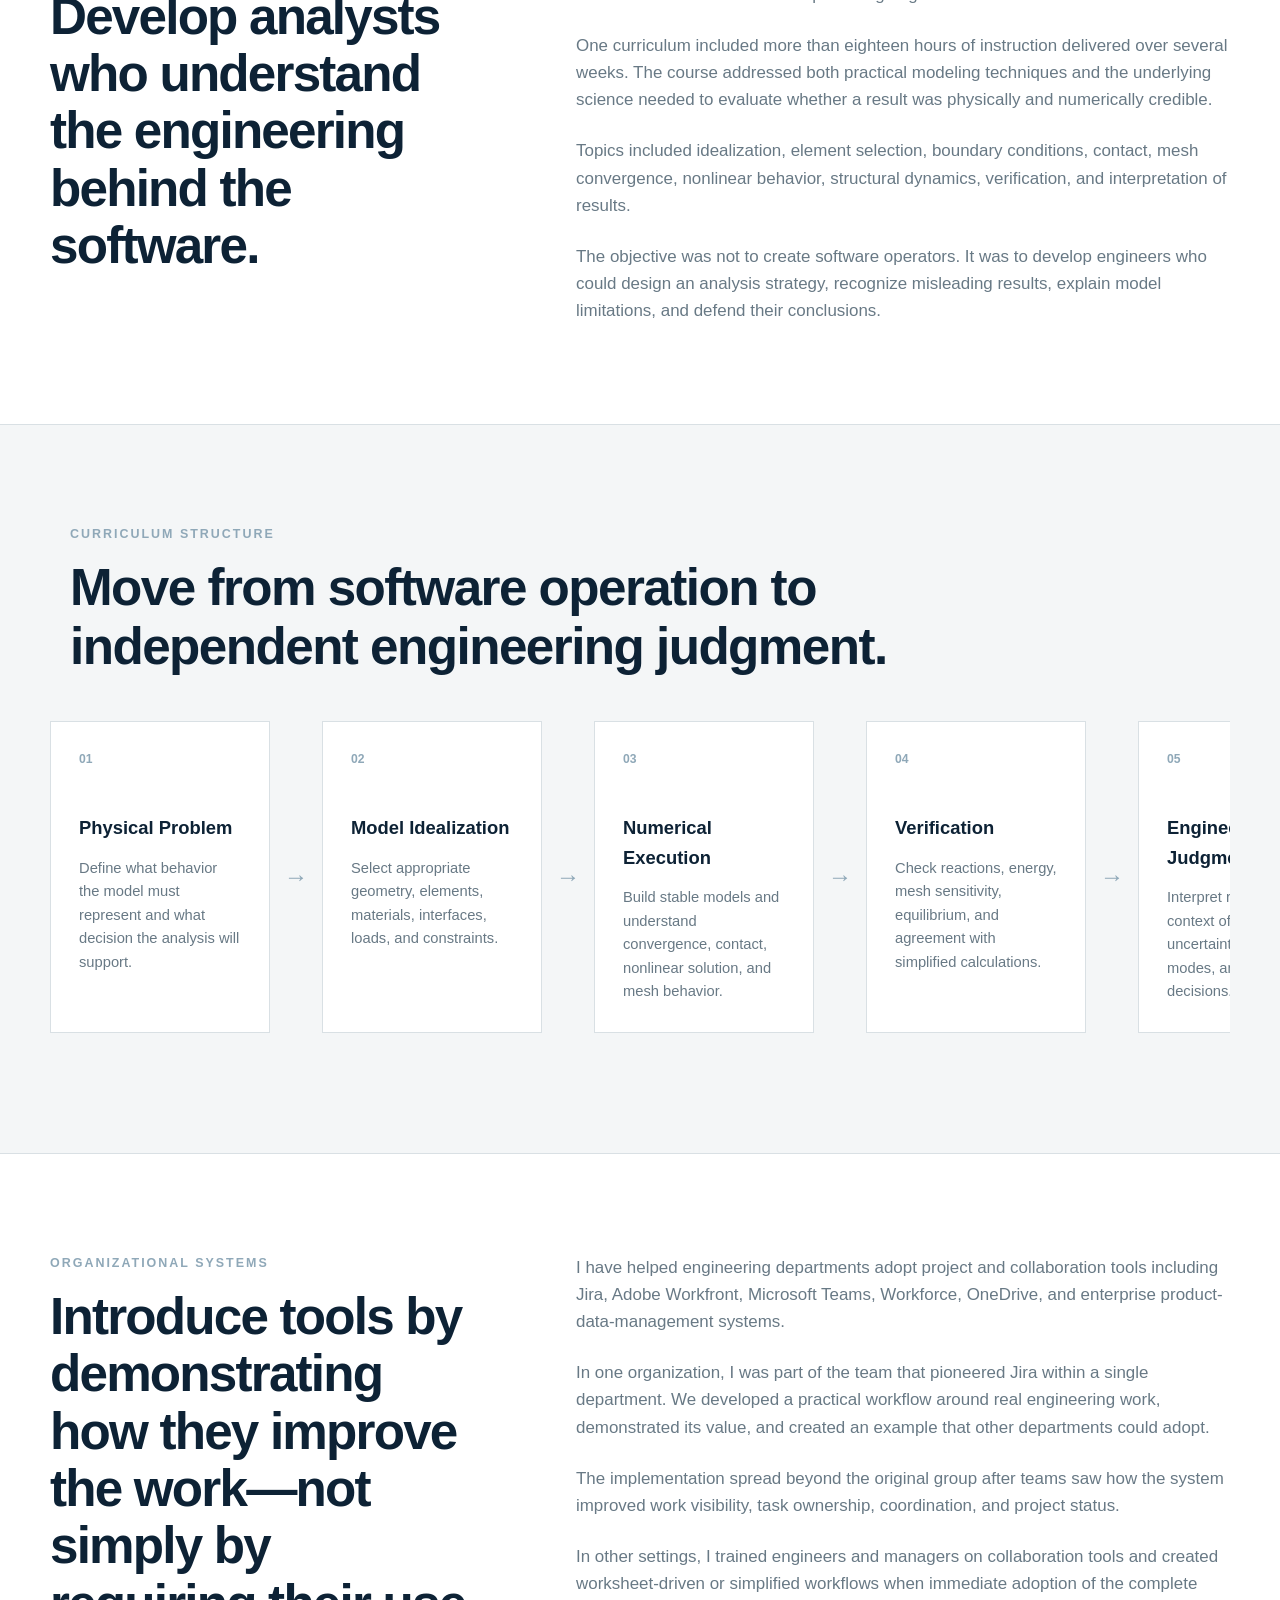
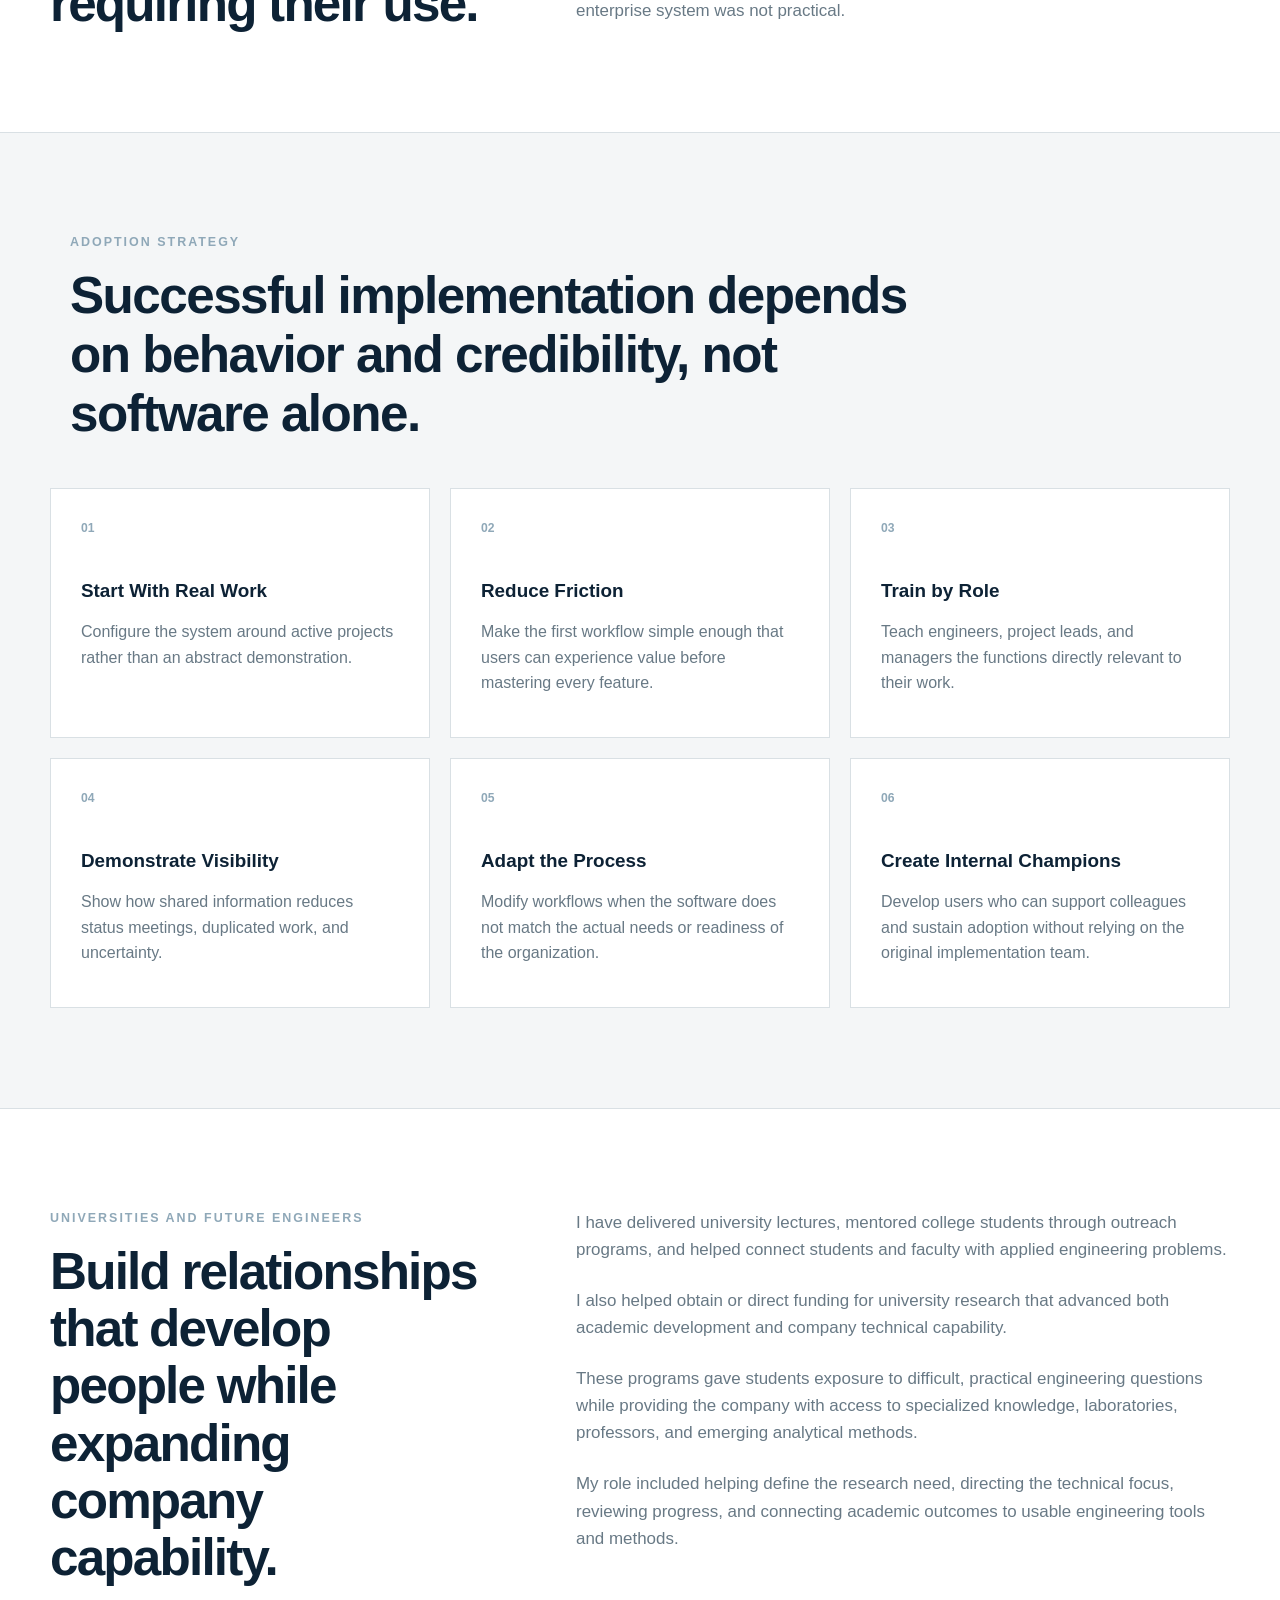
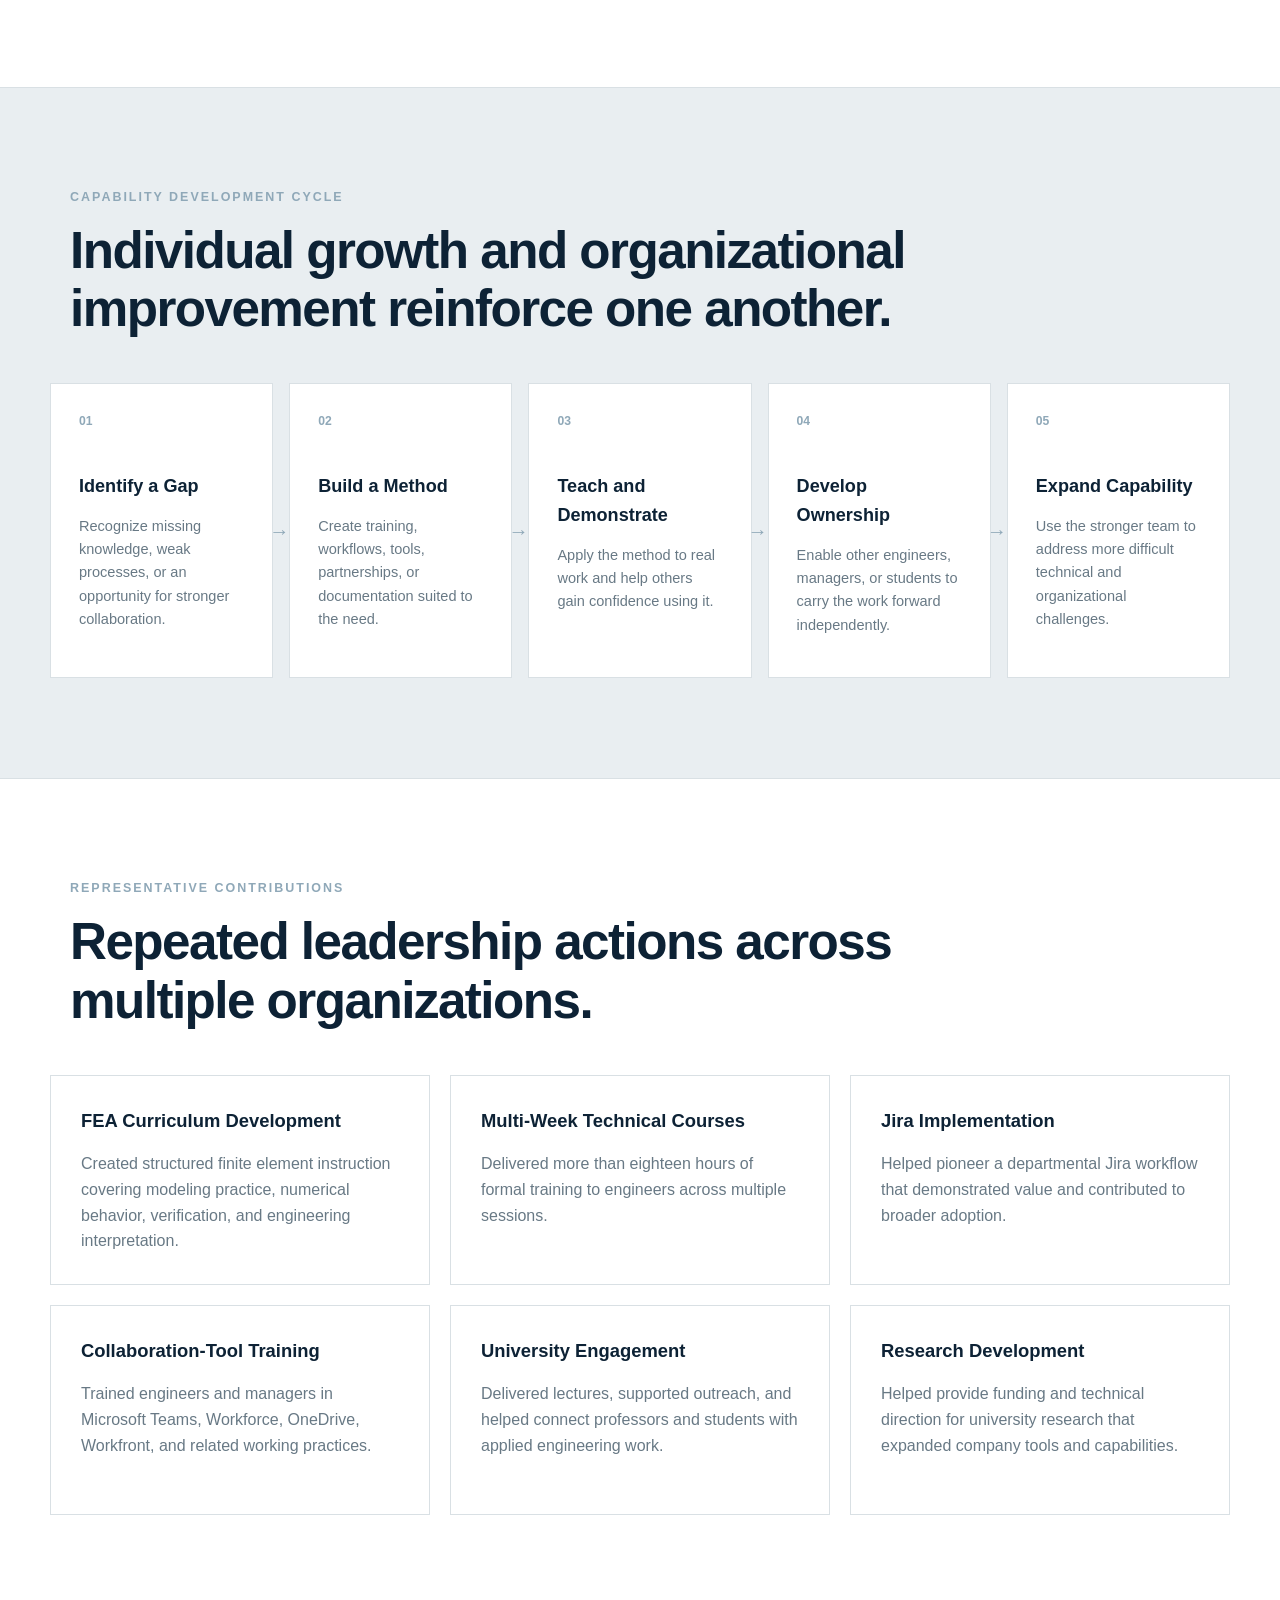
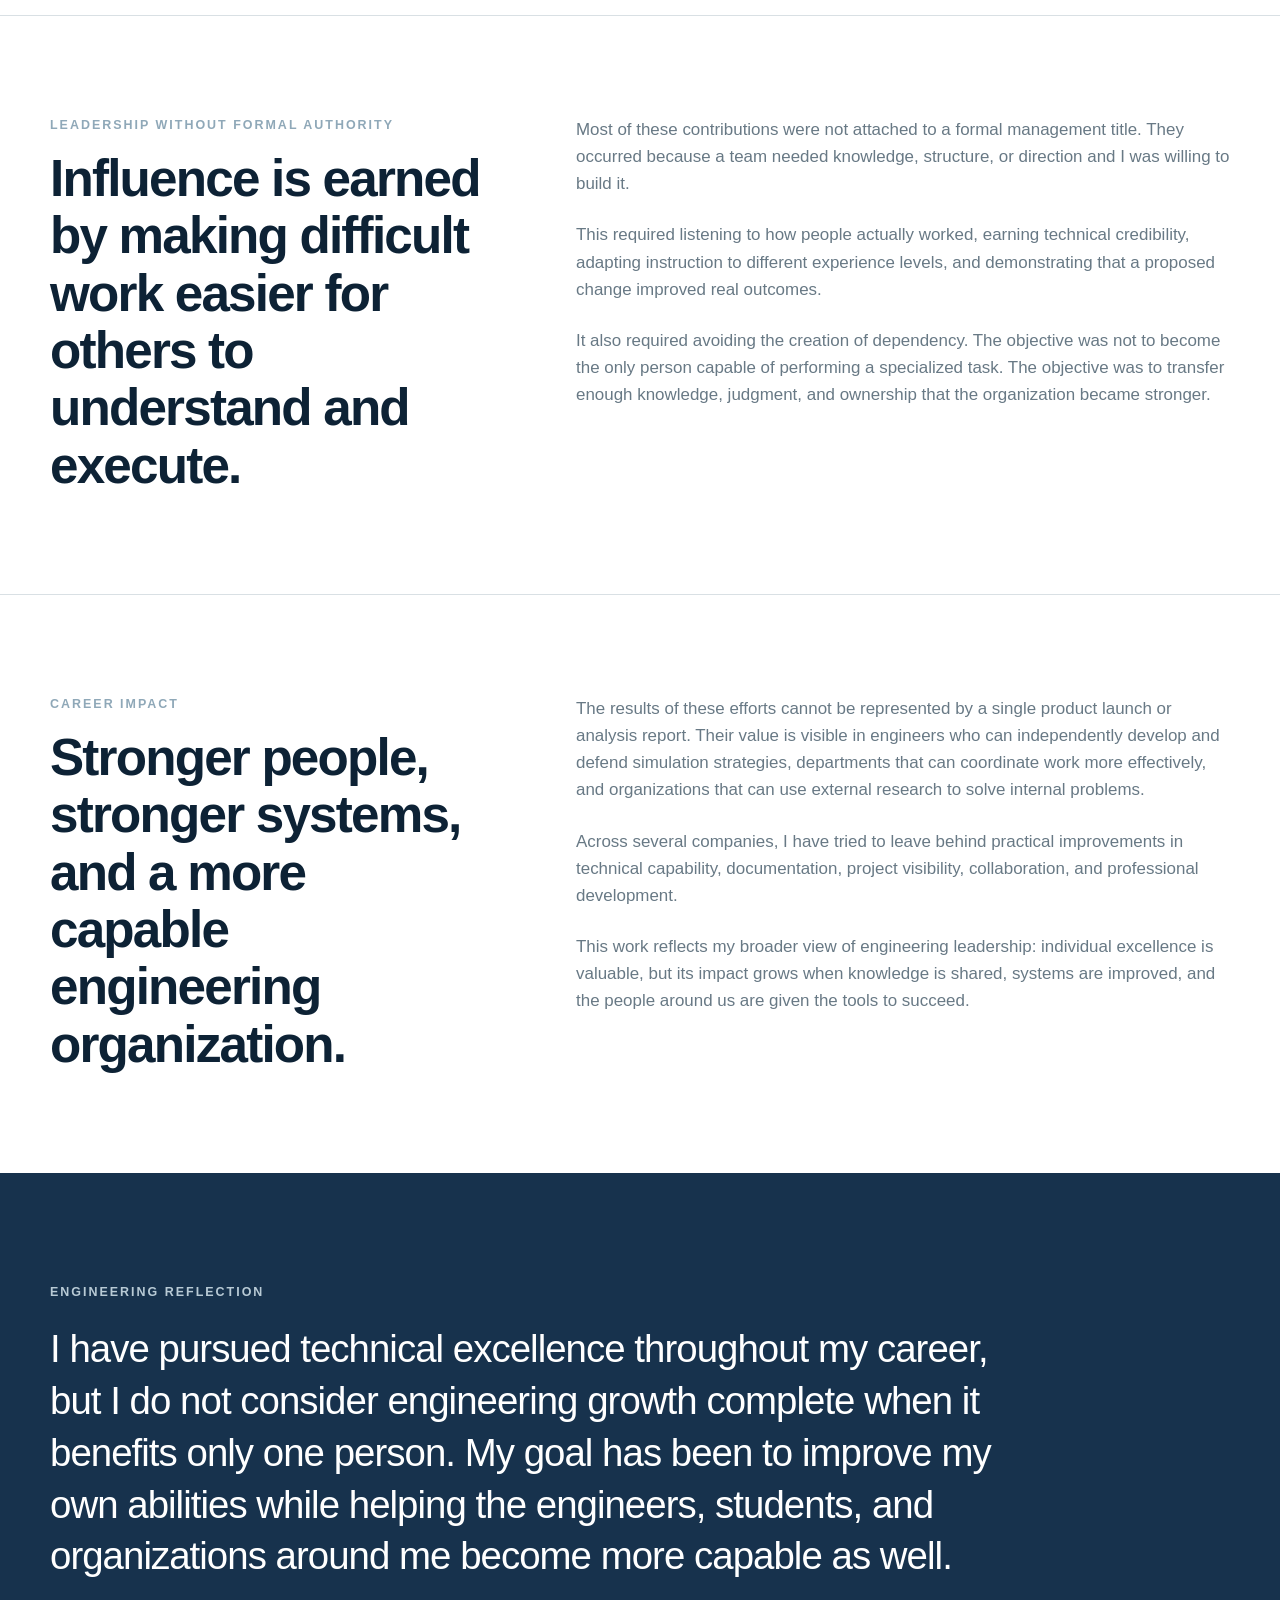
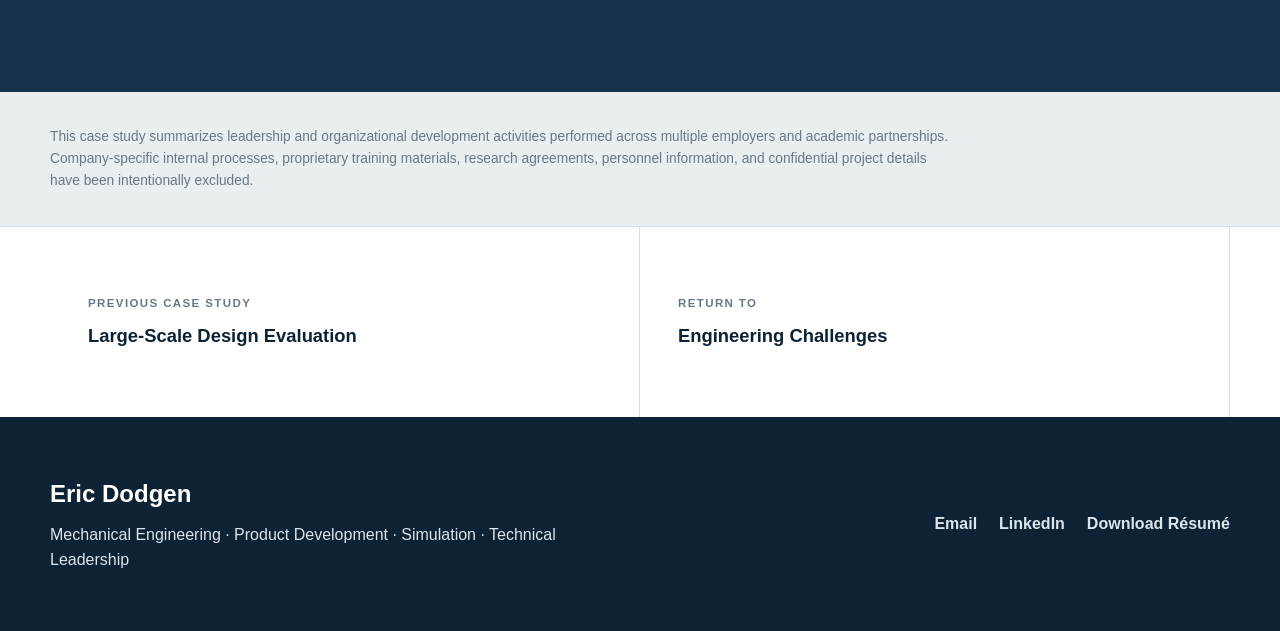
<file: challenges/engineering-team-development.html>
<!DOCTYPE html>
<html lang="en">
<head>
    <meta charset="UTF-8">

    <meta
        name="viewport"
        content="width=device-width, initial-scale=1.0"
    >

    <meta
        name="description"
        content="Engineering team development case study by Eric Dodgen, covering finite element training, project-management systems, collaboration tools, university partnerships, mentoring, and organizational capability building."
    >

    <title>Engineering Team Development | Eric Dodgen</title>

    <link rel="stylesheet" href="../css/styles.css">
</head>

<body>
    <header class="site-header">
        <div class="header-inner">
            <a class="site-name" href="../index.html">Eric Dodgen</a>

            <nav class="main-nav" aria-label="Main navigation">
                <a href="../index.html#challenges">Engineering Challenges</a>
                <a href="../index.html#about">About</a>
                <a href="../index.html#contact">Contact</a>
            </nav>
        </div>
    </header>

    <main>
        <section class="case-hero team-development-hero">
            <div class="case-hero-inner">
                <div class="case-hero-copy">
                    <p class="eyebrow">Technical Leadership</p>

                    <h1>Engineering Team Development</h1>

                    <p class="case-subtitle">
                        Building technical capability, collaborative systems,
                        and future engineering talent through training,
                        mentoring, process implementation, and university
                        partnerships.
                    </p>

                    <div class="case-tags" aria-label="Leadership capabilities">
                        <span>Technical Training</span>
                        <span>Mentoring</span>
                        <span>Organizational Systems</span>
                        <span>University Partnerships</span>
                    </div>
                </div>

                <div
                    class="team-development-visual"
                    role="img"
                    aria-label="Abstract illustration of knowledge spreading through an engineering organization"
                >
                    <div class="team-grid"></div>

                    <div class="knowledge-center">
                        <span>FEA</span>
                    </div>

                    <div class="knowledge-ring ring-one"></div>
                    <div class="knowledge-ring ring-two"></div>

                    <div class="team-node node-engineering">Engineering</div>
                    <div class="team-node node-projects">Projects</div>
                    <div class="team-node node-university">Universities</div>
                    <div class="team-node node-leadership">Leadership</div>
                    <div class="team-node node-suppliers">Partners</div>

                    <div class="team-link link-one"></div>
                    <div class="team-link link-two"></div>
                    <div class="team-link link-three"></div>
                    <div class="team-link link-four"></div>
                    <div class="team-link link-five"></div>
                </div>
            </div>
        </section>

        <section class="case-section snapshot-section">
            <div class="case-container">
                <div class="section-heading compact-heading">
                    <p class="eyebrow">Leadership Snapshot</p>

                    <h2>
                        A career-long pattern of improving the capability of
                        teams and organizations.
                    </h2>
                </div>

                <div class="snapshot-grid">
                    <div class="snapshot-item">
                        <p class="snapshot-label">Scope</p>
                        <p class="snapshot-value">
                            Multiple Companies and Universities
                        </p>
                    </div>

                    <div class="snapshot-item">
                        <p class="snapshot-label">Technical Training</p>
                        <p class="snapshot-value">
                            18+ Hours of Structured FEA Instruction
                        </p>
                    </div>

                    <div class="snapshot-item">
                        <p class="snapshot-label">Systems Implemented</p>
                        <p class="snapshot-value">
                            Jira, Workfront, Teams, Workforce and PDM
                        </p>
                    </div>

                    <div class="snapshot-item">
                        <p class="snapshot-label">Leadership Model</p>
                        <p class="snapshot-value">
                            Influence Without Formal Authority
                        </p>
                    </div>
                </div>
            </div>
        </section>

        <section class="case-section">
            <div class="case-container two-column-section">
                <div class="section-title-column">
                    <p class="eyebrow">The Leadership Challenge</p>

                    <h2>
                        Important organizational improvements are not always
                        assigned as formal projects.
                    </h2>
                </div>

                <div class="section-copy">
                    <p>
                        Throughout my career, I have repeatedly encountered
                        engineering teams with strong individual talent but
                        limited access to specialized training, inconsistent
                        project systems, fragmented documentation, or weak
                        connections to external research.
                    </p>

                    <p>
                        I was rarely given a formal mandate to correct these
                        conditions. Instead, the work began by recognizing a
                        capability gap and taking responsibility for improving
                        it.
                    </p>

                    <p>
                        Depending on the organization, that meant developing a
                        finite element curriculum, teaching engineers over
                        several weeks, introducing a new project-management
                        platform, training managers on collaboration tools,
                        mentoring students, or creating partnerships with
                        university researchers.
                    </p>

                    <p>
                        These efforts were different in form, but they shared
                        the same objective: make the organization more capable,
                        more independent, and better prepared to solve difficult
                        engineering problems.
                    </p>
                </div>
            </div>
        </section>

        <section class="case-section context-section">
            <div class="case-container">
                <div class="section-heading compact-heading">
                    <p class="eyebrow">Capability-Building Areas</p>

                    <h2>
                        Technical knowledge, systems, and relationships must
                        develop together.
                    </h2>
                </div>

                <div class="context-grid">
                    <article class="context-card">
                        <span class="context-number">01</span>
                        <h3>Technical Depth</h3>

                        <p>
                            Help engineers understand not only how to operate
                            analysis software, but also the mechanics,
                            assumptions, and numerical methods behind it.
                        </p>
                    </article>

                    <article class="context-card">
                        <span class="context-number">02</span>
                        <h3>Repeatable Processes</h3>

                        <p>
                            Replace informal and person-dependent workflows with
                            systems that make responsibilities, decisions, and
                            deliverables visible.
                        </p>
                    </article>

                    <article class="context-card">
                        <span class="context-number">03</span>
                        <h3>Collaboration</h3>

                        <p>
                            Improve how teams communicate, share files, assign
                            work, track status, and preserve engineering
                            knowledge.
                        </p>
                    </article>

                    <article class="context-card">
                        <span class="context-number">04</span>
                        <h3>Mentoring</h3>

                        <p>
                            Support engineers and students as they develop
                            confidence, judgment, and professional direction.
                        </p>
                    </article>

                    <article class="context-card">
                        <span class="context-number">05</span>
                        <h3>External Partnerships</h3>

                        <p>
                            Connect company problems with university expertise,
                            student researchers, laboratories, and emerging
                            methods.
                        </p>
                    </article>

                    <article class="context-card">
                        <span class="context-number">06</span>
                        <h3>Leadership Continuity</h3>

                        <p>
                            Create knowledge and systems that remain useful
                            after the original instructor or champion moves to
                            another role.
                        </p>
                    </article>
                </div>
            </div>
        </section>

        <section class="case-section training-section">
            <div class="case-container two-column-section">
                <div class="section-title-column">
                    <p class="eyebrow">Finite Element Education</p>

                    <h2>
                        Develop analysts who understand the engineering behind
                        the software.
                    </h2>
                </div>

                <div class="section-copy">
                    <p>
                        At multiple organizations, I developed finite element
                        analysis training material and delivered structured
                        courses to practicing engineers.
                    </p>

                    <p>
                        One curriculum included more than eighteen hours of
                        instruction delivered over several weeks. The course
                        addressed both practical modeling techniques and the
                        underlying science needed to evaluate whether a result
                        was physically and numerically credible.
                    </p>

                    <p>
                        Topics included idealization, element selection,
                        boundary conditions, contact, mesh convergence,
                        nonlinear behavior, structural dynamics, verification,
                        and interpretation of results.
                    </p>

                    <p>
                        The objective was not to create software operators. It
                        was to develop engineers who could design an analysis
                        strategy, recognize misleading results, explain model
                        limitations, and defend their conclusions.
                    </p>
                </div>
            </div>
        </section>

        <section class="case-section curriculum-section">
            <div class="case-container">
                <div class="section-heading compact-heading">
                    <p class="eyebrow">Curriculum Structure</p>

                    <h2>
                        Move from software operation to independent engineering
                        judgment.
                    </h2>
                </div>

                <div class="curriculum-path">
                    <article class="curriculum-stage">
                        <span>01</span>
                        <h3>Physical Problem</h3>
                        <p>
                            Define what behavior the model must represent and
                            what decision the analysis will support.
                        </p>
                    </article>

                    <div class="curriculum-arrow" aria-hidden="true">→</div>

                    <article class="curriculum-stage">
                        <span>02</span>
                        <h3>Model Idealization</h3>
                        <p>
                            Select appropriate geometry, elements, materials,
                            interfaces, loads, and constraints.
                        </p>
                    </article>

                    <div class="curriculum-arrow" aria-hidden="true">→</div>

                    <article class="curriculum-stage">
                        <span>03</span>
                        <h3>Numerical Execution</h3>
                        <p>
                            Build stable models and understand convergence,
                            contact, nonlinear solution, and mesh behavior.
                        </p>
                    </article>

                    <div class="curriculum-arrow" aria-hidden="true">→</div>

                    <article class="curriculum-stage">
                        <span>04</span>
                        <h3>Verification</h3>
                        <p>
                            Check reactions, energy, mesh sensitivity,
                            equilibrium, and agreement with simplified
                            calculations.
                        </p>
                    </article>

                    <div class="curriculum-arrow" aria-hidden="true">→</div>

                    <article class="curriculum-stage">
                        <span>05</span>
                        <h3>Engineering Judgment</h3>
                        <p>
                            Interpret results in the context of assumptions,
                            uncertainty, failure modes, and design decisions.
                        </p>
                    </article>
                </div>
            </div>
        </section>

        <section class="case-section systems-section">
            <div class="case-container two-column-section">
                <div class="section-title-column">
                    <p class="eyebrow">Organizational Systems</p>

                    <h2>
                        Introduce tools by demonstrating how they improve the
                        work—not simply by requiring their use.
                    </h2>
                </div>

                <div class="section-copy">
                    <p>
                        I have helped engineering departments adopt project and
                        collaboration tools including Jira, Adobe Workfront,
                        Microsoft Teams, Workforce, OneDrive, and enterprise
                        product-data-management systems.
                    </p>

                    <p>
                        In one organization, I was part of the team that
                        pioneered Jira within a single department. We developed
                        a practical workflow around real engineering work,
                        demonstrated its value, and created an example that
                        other departments could adopt.
                    </p>

                    <p>
                        The implementation spread beyond the original group
                        after teams saw how the system improved work
                        visibility, task ownership, coordination, and project
                        status.
                    </p>

                    <p>
                        In other settings, I trained engineers and managers on
                        collaboration tools and created worksheet-driven or
                        simplified workflows when immediate adoption of the
                        complete enterprise system was not practical.
                    </p>
                </div>
            </div>
        </section>

        <section class="case-section adoption-section">
            <div class="case-container">
                <div class="section-heading compact-heading">
                    <p class="eyebrow">Adoption Strategy</p>

                    <h2>
                        Successful implementation depends on behavior and
                        credibility, not software alone.
                    </h2>
                </div>

                <div class="adoption-grid">
                    <article class="adoption-card">
                        <span>01</span>
                        <h3>Start With Real Work</h3>

                        <p>
                            Configure the system around active projects rather
                            than an abstract demonstration.
                        </p>
                    </article>

                    <article class="adoption-card">
                        <span>02</span>
                        <h3>Reduce Friction</h3>

                        <p>
                            Make the first workflow simple enough that users can
                            experience value before mastering every feature.
                        </p>
                    </article>

                    <article class="adoption-card">
                        <span>03</span>
                        <h3>Train by Role</h3>

                        <p>
                            Teach engineers, project leads, and managers the
                            functions directly relevant to their work.
                        </p>
                    </article>

                    <article class="adoption-card">
                        <span>04</span>
                        <h3>Demonstrate Visibility</h3>

                        <p>
                            Show how shared information reduces status meetings,
                            duplicated work, and uncertainty.
                        </p>
                    </article>

                    <article class="adoption-card">
                        <span>05</span>
                        <h3>Adapt the Process</h3>

                        <p>
                            Modify workflows when the software does not match
                            the actual needs or readiness of the organization.
                        </p>
                    </article>

                    <article class="adoption-card">
                        <span>06</span>
                        <h3>Create Internal Champions</h3>

                        <p>
                            Develop users who can support colleagues and sustain
                            adoption without relying on the original
                            implementation team.
                        </p>
                    </article>
                </div>
            </div>
        </section>

        <section class="case-section university-section">
            <div class="case-container two-column-section">
                <div class="section-title-column">
                    <p class="eyebrow">Universities and Future Engineers</p>

                    <h2>
                        Build relationships that develop people while expanding
                        company capability.
                    </h2>
                </div>

                <div class="section-copy">
                    <p>
                        I have delivered university lectures, mentored college
                        students through outreach programs, and helped connect
                        students and faculty with applied engineering problems.
                    </p>

                    <p>
                        I also helped obtain or direct funding for university
                        research that advanced both academic development and
                        company technical capability.
                    </p>

                    <p>
                        These programs gave students exposure to difficult,
                        practical engineering questions while providing the
                        company with access to specialized knowledge,
                        laboratories, professors, and emerging analytical
                        methods.
                    </p>

                    <p>
                        My role included helping define the research need,
                        directing the technical focus, reviewing progress, and
                        connecting academic outcomes to usable engineering
                        tools and methods.
                    </p>
                </div>
            </div>
        </section>

        <section class="case-section development-cycle-section">
            <div class="case-container">
                <div class="section-heading compact-heading">
                    <p class="eyebrow">Capability Development Cycle</p>

                    <h2>
                        Individual growth and organizational improvement
                        reinforce one another.
                    </h2>
                </div>

                <div class="development-cycle">
                    <article class="cycle-stage">
                        <span>01</span>
                        <h3>Identify a Gap</h3>
                        <p>
                            Recognize missing knowledge, weak processes, or an
                            opportunity for stronger collaboration.
                        </p>
                    </article>

                    <article class="cycle-stage">
                        <span>02</span>
                        <h3>Build a Method</h3>
                        <p>
                            Create training, workflows, tools, partnerships, or
                            documentation suited to the need.
                        </p>
                    </article>

                    <article class="cycle-stage">
                        <span>03</span>
                        <h3>Teach and Demonstrate</h3>
                        <p>
                            Apply the method to real work and help others gain
                            confidence using it.
                        </p>
                    </article>

                    <article class="cycle-stage">
                        <span>04</span>
                        <h3>Develop Ownership</h3>
                        <p>
                            Enable other engineers, managers, or students to
                            carry the work forward independently.
                        </p>
                    </article>

                    <article class="cycle-stage">
                        <span>05</span>
                        <h3>Expand Capability</h3>
                        <p>
                            Use the stronger team to address more difficult
                            technical and organizational challenges.
                        </p>
                    </article>
                </div>
            </div>
        </section>

        <section class="case-section context-section">
            <div class="case-container">
                <div class="section-heading compact-heading">
                    <p class="eyebrow">Representative Contributions</p>

                    <h2>
                        Repeated leadership actions across multiple
                        organizations.
                    </h2>
                </div>

                <div class="contribution-grid">
                    <article class="contribution-card">
                        <h3>FEA Curriculum Development</h3>

                        <p>
                            Created structured finite element instruction
                            covering modeling practice, numerical behavior,
                            verification, and engineering interpretation.
                        </p>
                    </article>

                    <article class="contribution-card">
                        <h3>Multi-Week Technical Courses</h3>

                        <p>
                            Delivered more than eighteen hours of formal
                            training to engineers across multiple sessions.
                        </p>
                    </article>

                    <article class="contribution-card">
                        <h3>Jira Implementation</h3>

                        <p>
                            Helped pioneer a departmental Jira workflow that
                            demonstrated value and contributed to broader
                            adoption.
                        </p>
                    </article>

                    <article class="contribution-card">
                        <h3>Collaboration-Tool Training</h3>

                        <p>
                            Trained engineers and managers in Microsoft Teams,
                            Workforce, OneDrive, Workfront, and related working
                            practices.
                        </p>
                    </article>

                    <article class="contribution-card">
                        <h3>University Engagement</h3>

                        <p>
                            Delivered lectures, supported outreach, and helped
                            connect professors and students with applied
                            engineering work.
                        </p>
                    </article>

                    <article class="contribution-card">
                        <h3>Research Development</h3>

                        <p>
                            Helped provide funding and technical direction for
                            university research that expanded company tools and
                            capabilities.
                        </p>
                    </article>
                </div>
            </div>
        </section>

        <section class="case-section leadership-model-section">
            <div class="case-container two-column-section">
                <div class="section-title-column">
                    <p class="eyebrow">Leadership Without Formal Authority</p>

                    <h2>
                        Influence is earned by making difficult work easier for
                        others to understand and execute.
                    </h2>
                </div>

                <div class="section-copy">
                    <p>
                        Most of these contributions were not attached to a
                        formal management title. They occurred because a team
                        needed knowledge, structure, or direction and I was
                        willing to build it.
                    </p>

                    <p>
                        This required listening to how people actually worked,
                        earning technical credibility, adapting instruction to
                        different experience levels, and demonstrating that a
                        proposed change improved real outcomes.
                    </p>

                    <p>
                        It also required avoiding the creation of dependency.
                        The objective was not to become the only person capable
                        of performing a specialized task. The objective was to
                        transfer enough knowledge, judgment, and ownership that
                        the organization became stronger.
                    </p>
                </div>
            </div>
        </section>

        <section class="case-section outcome-section">
            <div class="case-container two-column-section">
                <div class="section-title-column">
                    <p class="eyebrow">Career Impact</p>

                    <h2>
                        Stronger people, stronger systems, and a more capable
                        engineering organization.
                    </h2>
                </div>

                <div class="section-copy">
                    <p>
                        The results of these efforts cannot be represented by a
                        single product launch or analysis report. Their value is
                        visible in engineers who can independently develop and
                        defend simulation strategies, departments that can
                        coordinate work more effectively, and organizations
                        that can use external research to solve internal
                        problems.
                    </p>

                    <p>
                        Across several companies, I have tried to leave behind
                        practical improvements in technical capability,
                        documentation, project visibility, collaboration, and
                        professional development.
                    </p>

                    <p>
                        This work reflects my broader view of engineering
                        leadership: individual excellence is valuable, but its
                        impact grows when knowledge is shared, systems are
                        improved, and the people around us are given the tools
                        to succeed.
                    </p>
                </div>
            </div>
        </section>

        <section class="reflection-section">
            <div class="case-container">
                <p class="eyebrow">Engineering Reflection</p>

                <blockquote>
                    I have pursued technical excellence throughout my career,
                    but I do not consider engineering growth complete when it
                    benefits only one person. My goal has been to improve my own
                    abilities while helping the engineers, students, and
                    organizations around me become more capable as well.
                </blockquote>
            </div>
        </section>

        <section class="confidentiality-note">
            <div class="case-container">
                <p>
                    This case study summarizes leadership and organizational
                    development activities performed across multiple employers
                    and academic partnerships. Company-specific internal
                    processes, proprietary training materials, research
                    agreements, personnel information, and confidential project
                    details have been intentionally excluded.
                </p>
            </div>
        </section>

        <nav class="case-navigation" aria-label="Case study navigation">
            <div class="case-container">
                <a href="large-scale-design-evaluation.html">
                    <span>Previous Case Study</span>
                    Large-Scale Design Evaluation
                </a>

                <a href="../index.html#challenges">
                    <span>Return To</span>
                    Engineering Challenges
                </a>
            </div>
        </nav>
    </main>

   <footer class="site-footer" id="contact">
        <div>
            <h2>Eric Dodgen</h2>
    
            <p>
                Mechanical Engineering · Product Development ·
                Simulation · Technical Leadership
            </p>
        </div>
    
        <div class="footer-links">
            <a href="mailto:erdodgen@gmail.com">
                Email
            </a>
    
            <a
                href="https://www.linkedin.com/in/eric-dodgen-a2699ba"
                target="_blank"
                rel="noopener noreferrer"
            >
                LinkedIn
            </a>
    
            <a
                href="../documents/Resume_Dodgen.pdf"
                download
            >
                Download Résumé
            </a>
        </div>
    </footer>
</body>
</html>
</file>
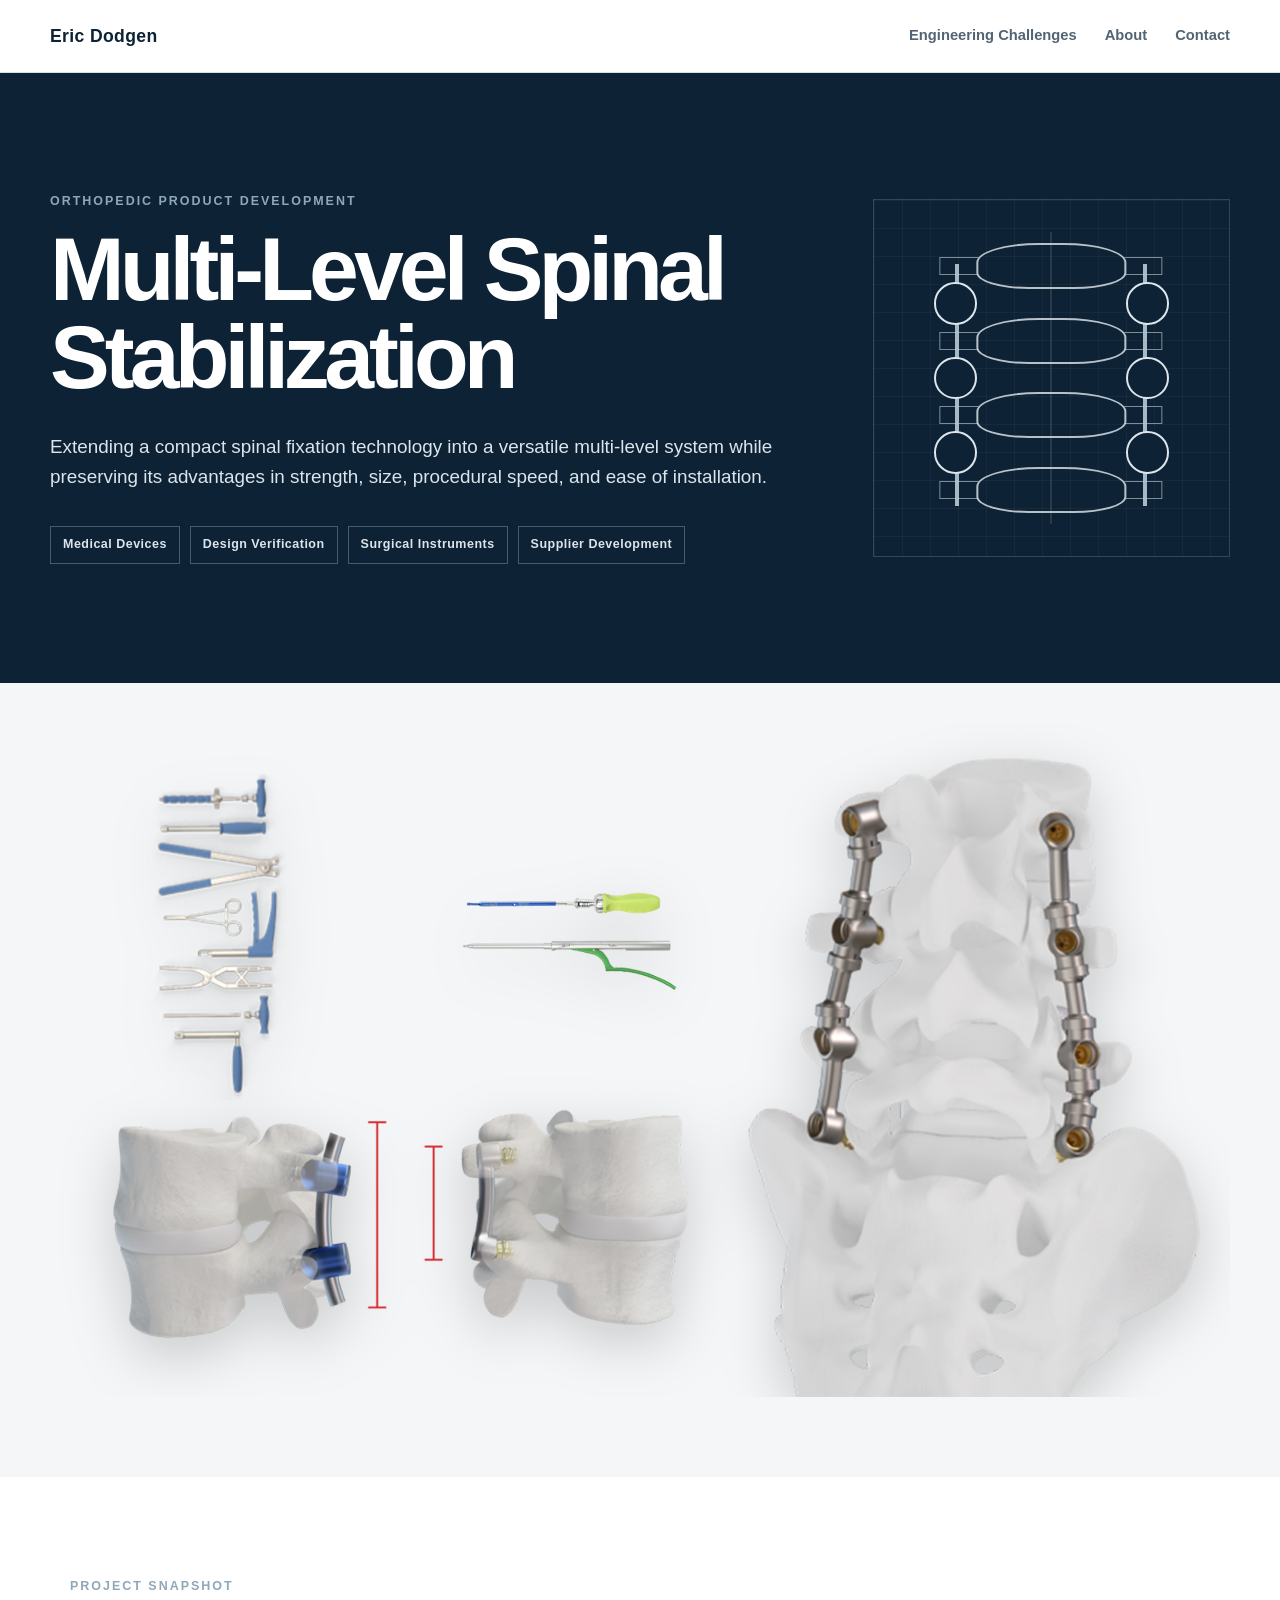
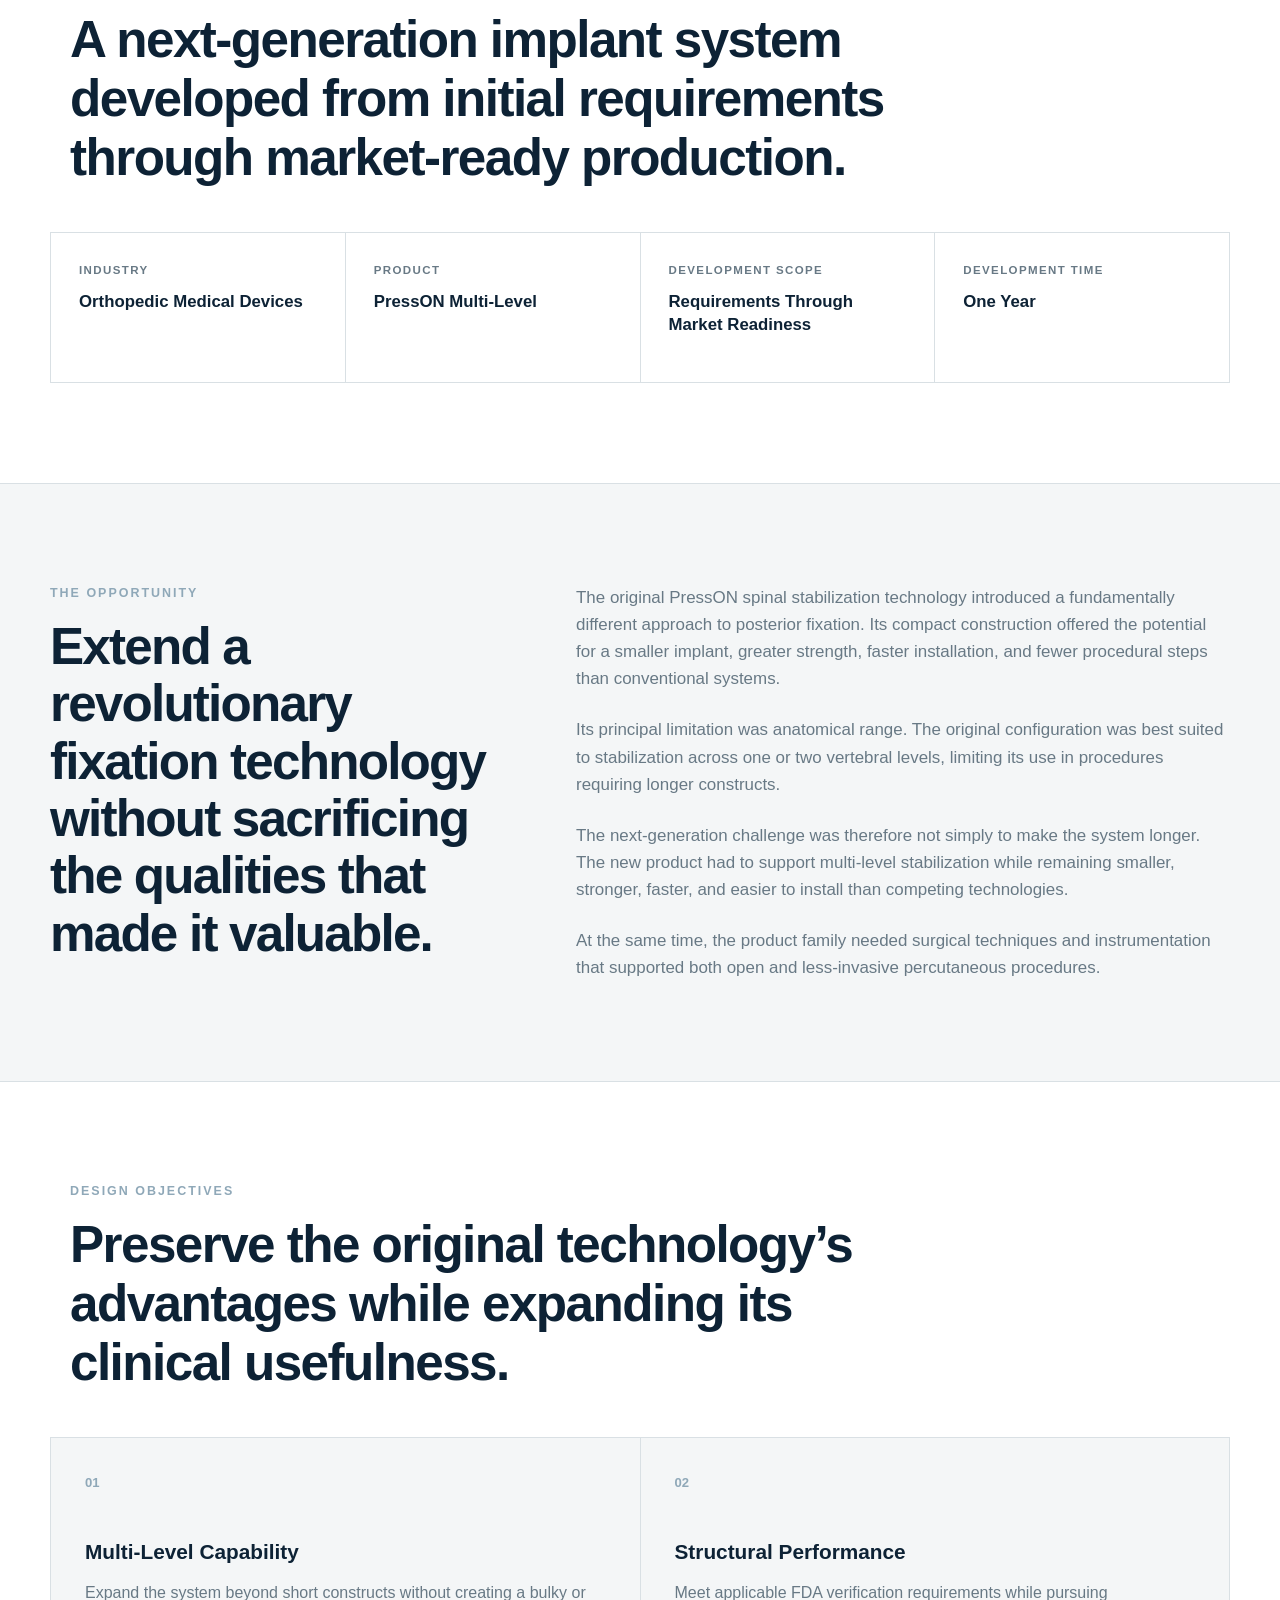
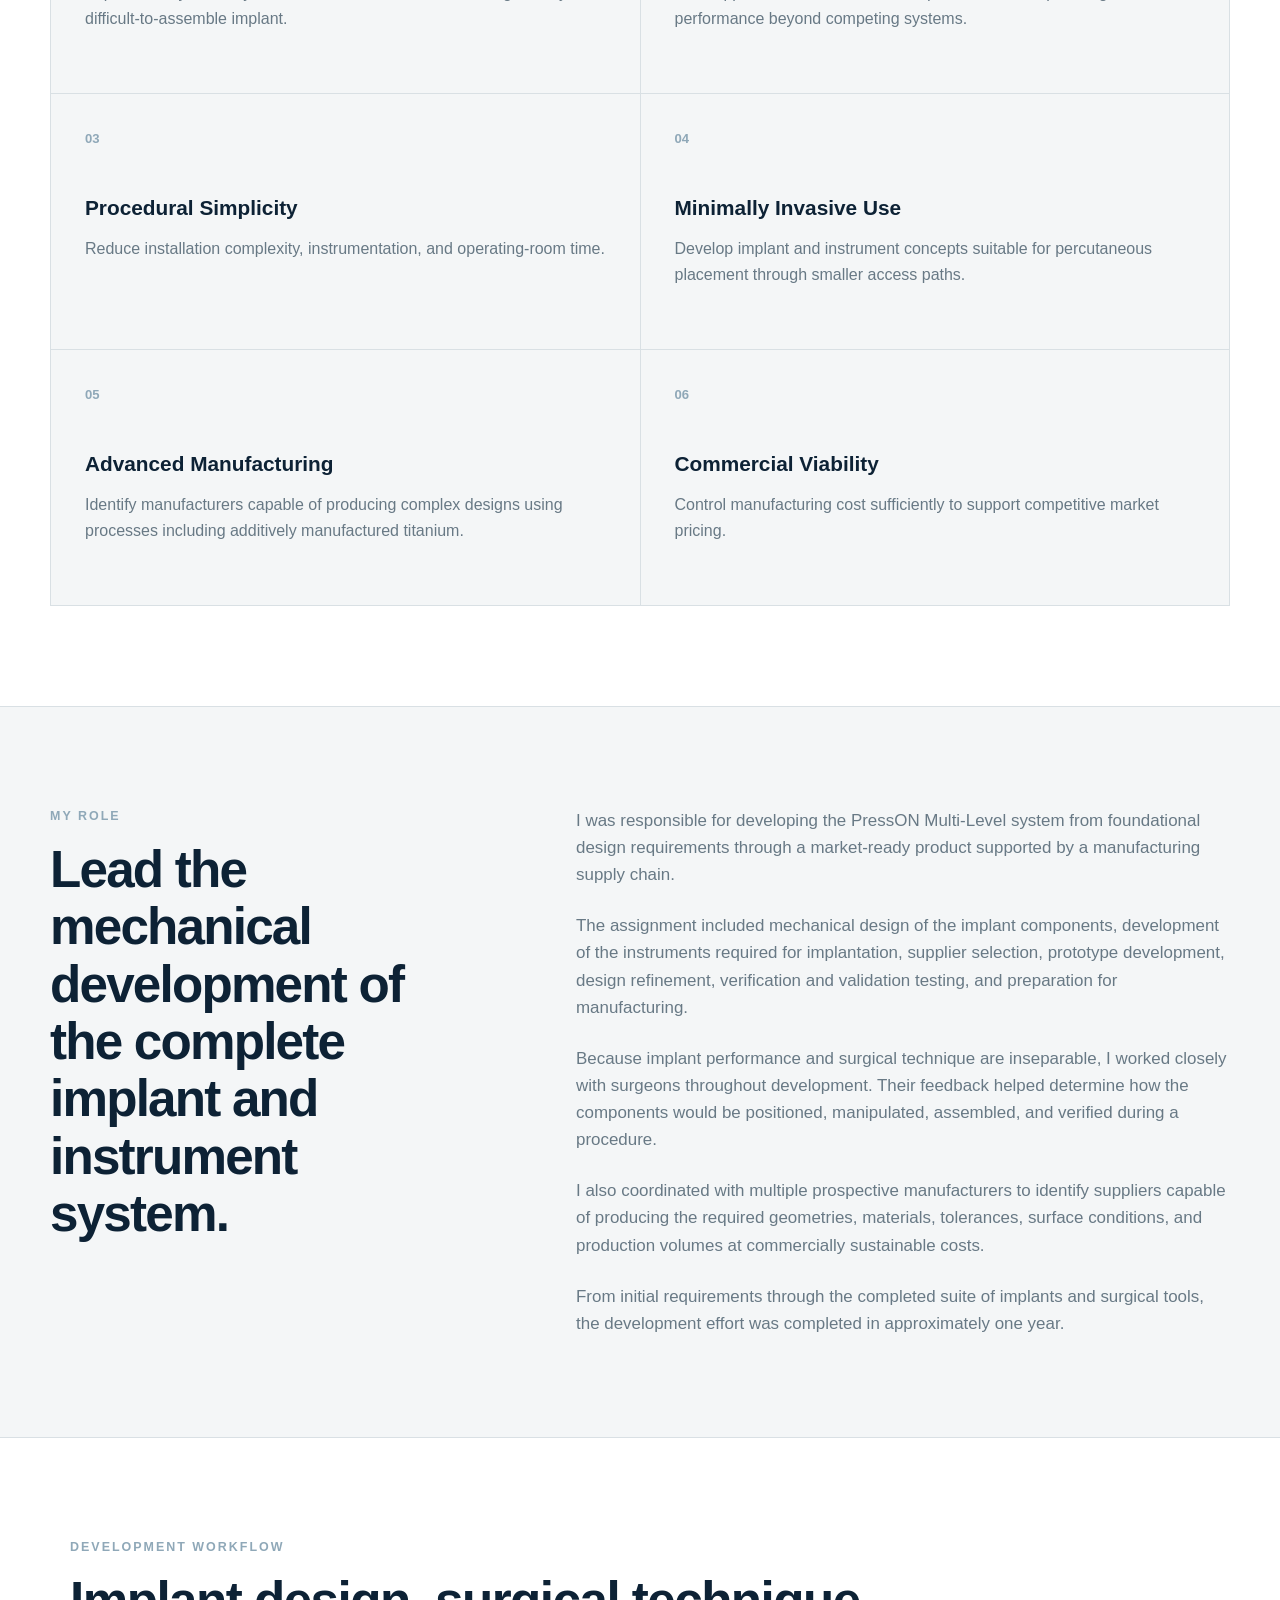
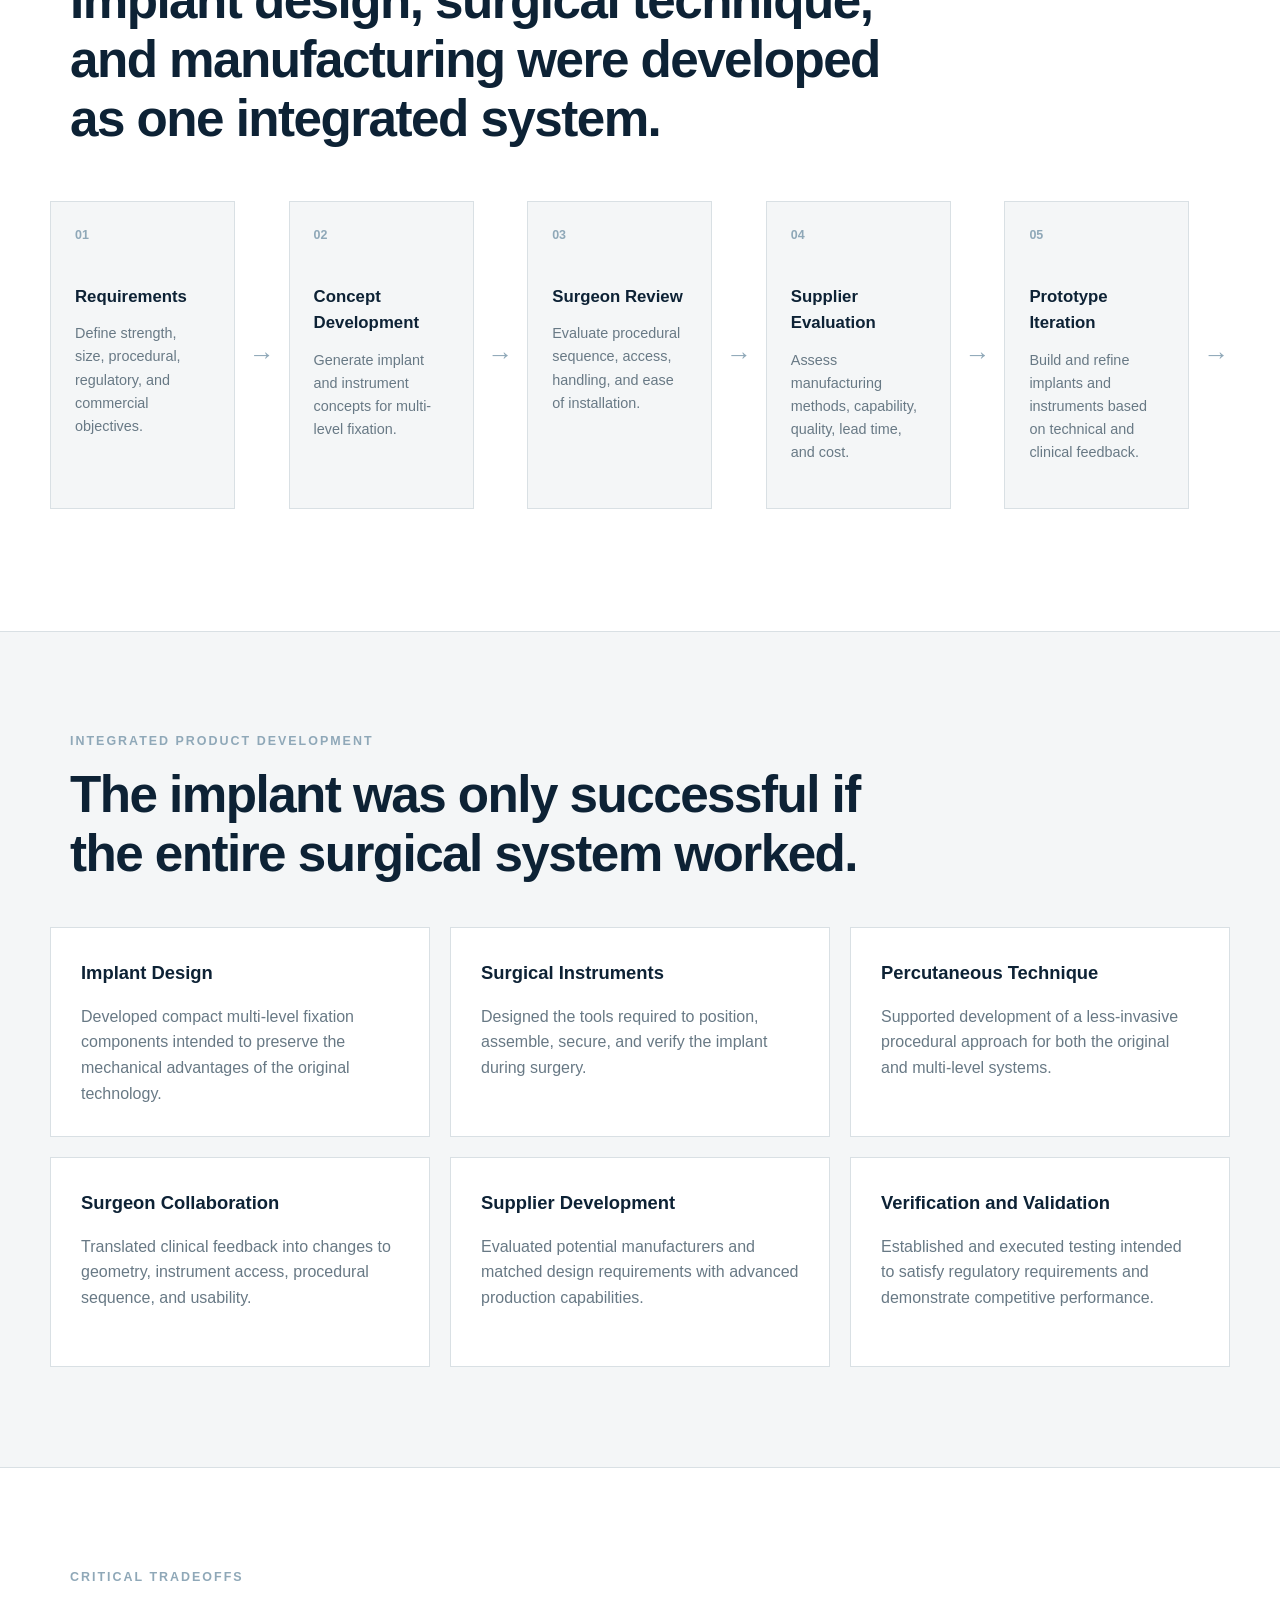
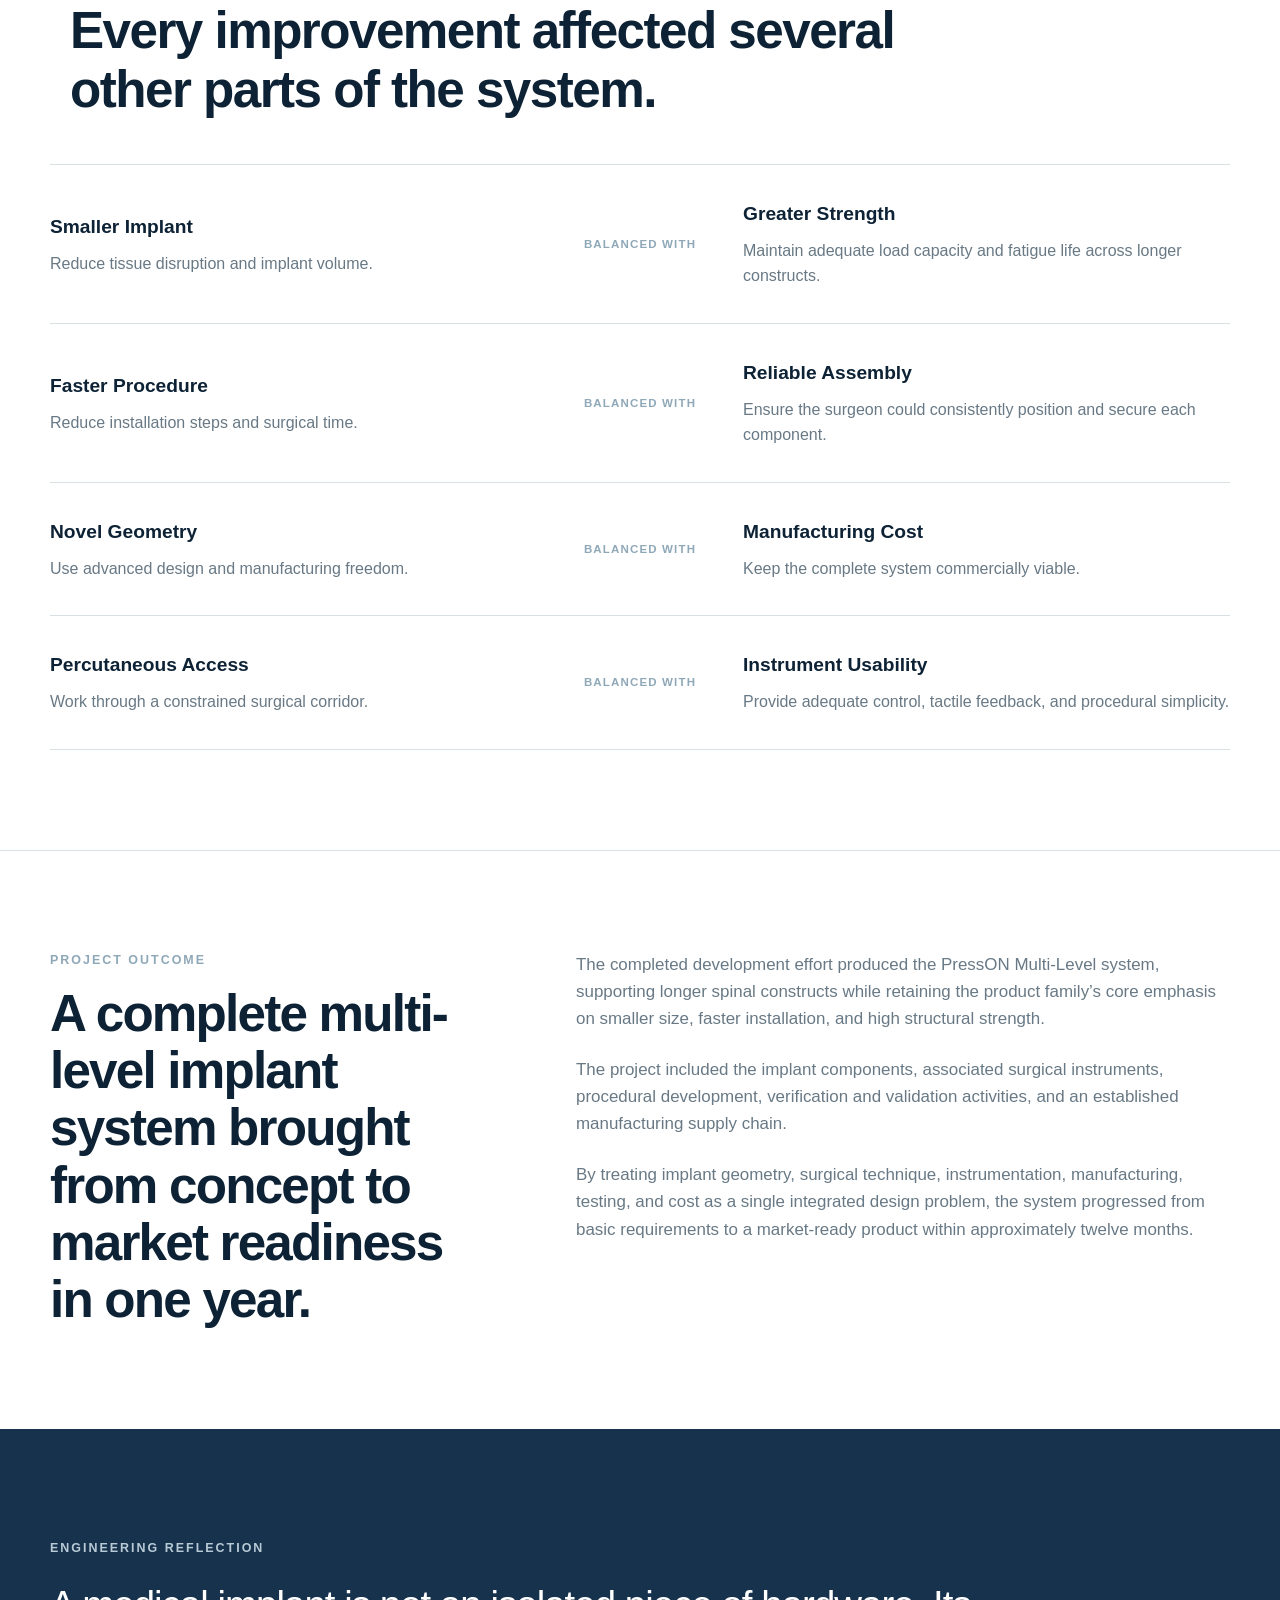
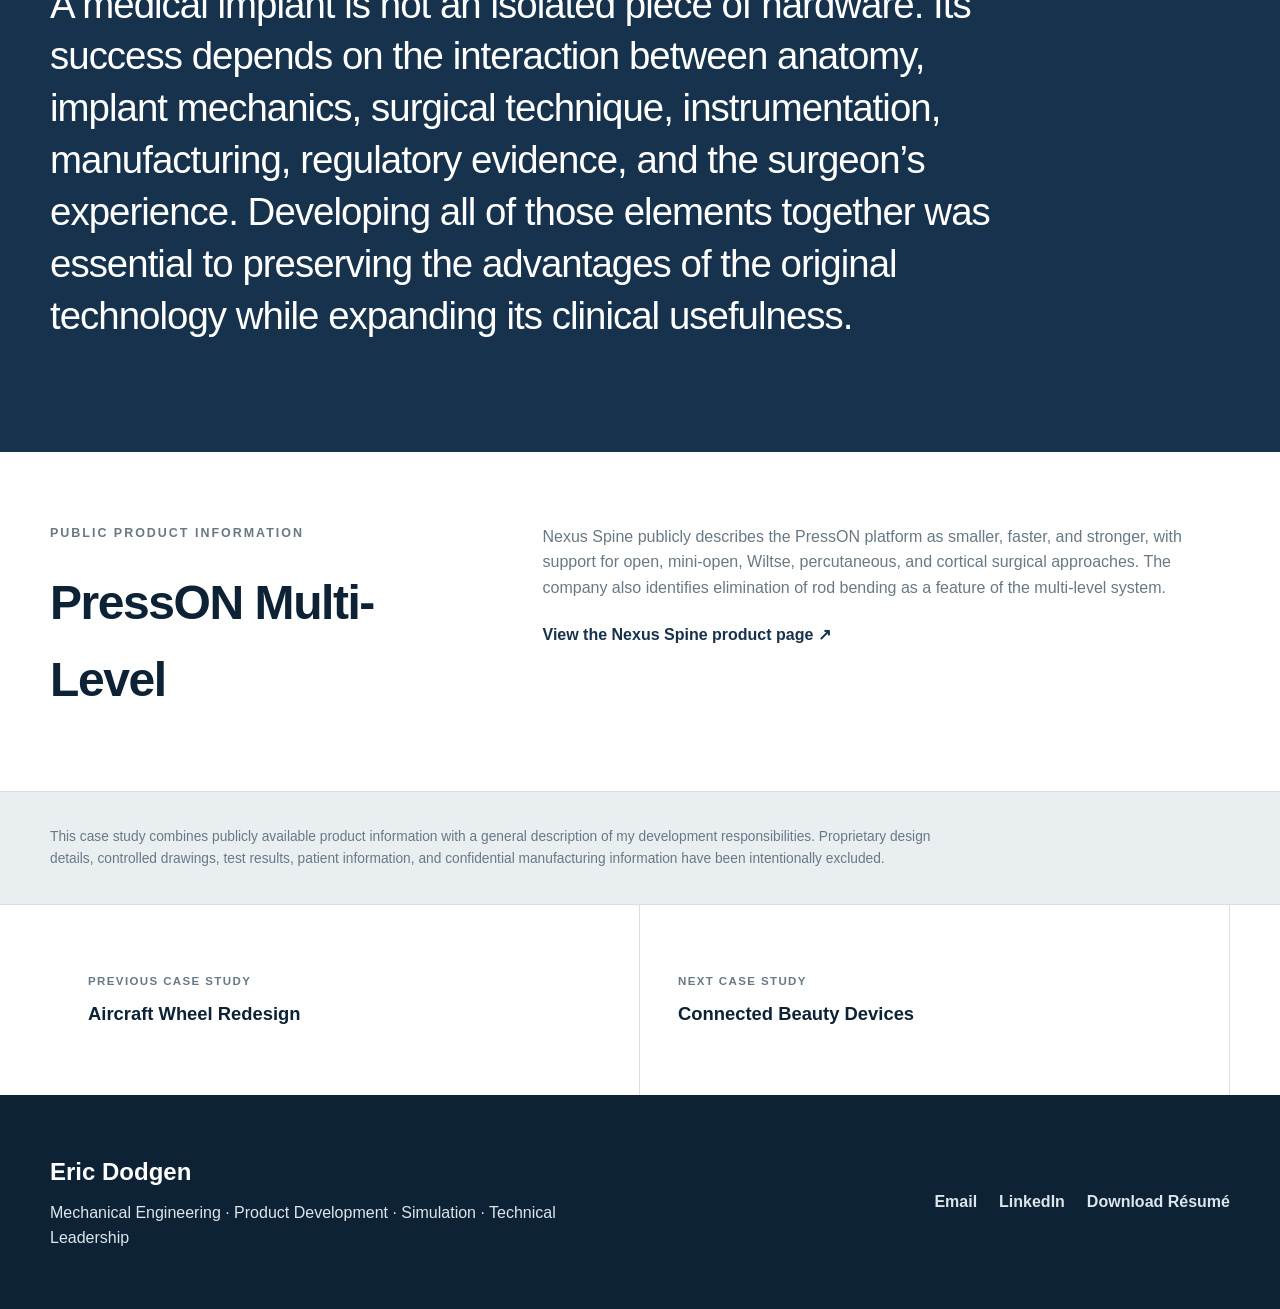
<file: challenges/orthopedic-device.html>
<!DOCTYPE html>
<html lang="en">
<head>
    <meta charset="UTF-8">

    <meta
        name="viewport"
        content="width=device-width, initial-scale=1.0"
    >

    <meta
        name="description"
        content="PressON Multi-Level spinal stabilization engineering case study by Eric Dodgen, covering medical-device development, surgeon collaboration, manufacturing, verification, validation, and surgical instrumentation."
    >

    <title>Multi-Level Spinal Stabilization | Eric Dodgen</title>

    <link rel="stylesheet" href="../css/styles.css">
</head>

<body>
    <header class="site-header">
        <div class="header-inner">
            <a class="site-name" href="../index.html">Eric Dodgen</a>

            <nav class="main-nav" aria-label="Main navigation">
                <a href="../index.html#challenges">Engineering Challenges</a>
                <a href="../index.html#about">About</a>
                <a href="../index.html#contact">Contact</a>
            </nav>
        </div>
    </header>

    <main>
        <section class="case-hero">
            <div class="case-hero-inner">
                <div class="case-hero-copy">
                    <p class="eyebrow">Orthopedic Product Development</p>

                    <h1>Multi-Level Spinal Stabilization</h1>

                    <p class="case-subtitle">
                        Extending a compact spinal fixation technology into a
                        versatile multi-level system while preserving its
                        advantages in strength, size, procedural speed, and
                        ease of installation.
                    </p>

                    <div class="case-tags" aria-label="Project capabilities">
                        <span>Medical Devices</span>
                        <span>Design Verification</span>
                        <span>Surgical Instruments</span>
                        <span>Supplier Development</span>
                    </div>
                </div>

                <div
                    class="spine-visual"
                    role="img"
                    aria-label="Abstract technical illustration of a multi-level spinal stabilization construct"
                >
                    <div class="spine-centerline"></div>

                    <div class="vertebra vertebra-one"></div>
                    <div class="vertebra vertebra-two"></div>
                    <div class="vertebra vertebra-three"></div>
                    <div class="vertebra vertebra-four"></div>

                    <div class="spine-rail spine-rail-left"></div>
                    <div class="spine-rail spine-rail-right"></div>

                    <div class="spine-anchor anchor-left-one"></div>
                    <div class="spine-anchor anchor-right-one"></div>

                    <div class="spine-anchor anchor-left-two"></div>
                    <div class="spine-anchor anchor-right-two"></div>

                    <div class="spine-anchor anchor-left-three"></div>
                    <div class="spine-anchor anchor-right-three"></div>
                </div>
            </div>
        </section>
        <div class="challenge-hero-image">
            <img
                src="../images/suite03.png"
                alt="Orthopedic device suite"
            >
        </div>
        <section class="case-section snapshot-section">
            <div class="case-container">
                <div class="section-heading compact-heading">
                    <p class="eyebrow">Project Snapshot</p>

                    <h2>
                        A next-generation implant system developed from initial
                        requirements through market-ready production.
                    </h2>
                </div>

                <div class="snapshot-grid">
                    <div class="snapshot-item">
                        <p class="snapshot-label">Industry</p>
                        <p class="snapshot-value">
                            Orthopedic Medical Devices
                        </p>
                    </div>

                    <div class="snapshot-item">
                        <p class="snapshot-label">Product</p>
                        <p class="snapshot-value">
                            PressON Multi-Level
                        </p>
                    </div>

                    <div class="snapshot-item">
                        <p class="snapshot-label">Development Scope</p>
                        <p class="snapshot-value">
                            Requirements Through Market Readiness
                        </p>
                    </div>

                    <div class="snapshot-item">
                        <p class="snapshot-label">Development Time</p>
                        <p class="snapshot-value">
                            One Year
                        </p>
                    </div>
                </div>
            </div>
        </section>

        <section class="case-section">
            <div class="case-container two-column-section">
                <div class="section-title-column">
                    <p class="eyebrow">The Opportunity</p>

                    <h2>
                        Extend a revolutionary fixation technology without
                        sacrificing the qualities that made it valuable.
                    </h2>
                </div>

                <div class="section-copy">
                    <p>
                        The original PressON spinal stabilization technology
                        introduced a fundamentally different approach to
                        posterior fixation. Its compact construction offered
                        the potential for a smaller implant, greater strength,
                        faster installation, and fewer procedural steps than
                        conventional systems.
                    </p>

                    <p>
                        Its principal limitation was anatomical range. The
                        original configuration was best suited to stabilization
                        across one or two vertebral levels, limiting its use in
                        procedures requiring longer constructs.
                    </p>

                    <p>
                        The next-generation challenge was therefore not simply
                        to make the system longer. The new product had to support
                        multi-level stabilization while remaining smaller,
                        stronger, faster, and easier to install than competing
                        technologies.
                    </p>

                    <p>
                        At the same time, the product family needed surgical
                        techniques and instrumentation that supported both open
                        and less-invasive percutaneous procedures.
                    </p>
                </div>
            </div>
        </section>

        <section class="case-section context-section">
            <div class="case-container">
                <div class="section-heading compact-heading">
                    <p class="eyebrow">Design Objectives</p>

                    <h2>
                        Preserve the original technology’s advantages while
                        expanding its clinical usefulness.
                    </h2>
                </div>

                <div class="context-grid">
                    <article class="context-card">
                        <span class="context-number">01</span>
                        <h3>Multi-Level Capability</h3>

                        <p>
                            Expand the system beyond short constructs without
                            creating a bulky or difficult-to-assemble implant.
                        </p>
                    </article>

                    <article class="context-card">
                        <span class="context-number">02</span>
                        <h3>Structural Performance</h3>

                        <p>
                            Meet applicable FDA verification requirements while
                            pursuing performance beyond competing systems.
                        </p>
                    </article>

                    <article class="context-card">
                        <span class="context-number">03</span>
                        <h3>Procedural Simplicity</h3>

                        <p>
                            Reduce installation complexity, instrumentation, and
                            operating-room time.
                        </p>
                    </article>

                    <article class="context-card">
                        <span class="context-number">04</span>
                        <h3>Minimally Invasive Use</h3>

                        <p>
                            Develop implant and instrument concepts suitable for
                            percutaneous placement through smaller access paths.
                        </p>
                    </article>

                    <article class="context-card">
                        <span class="context-number">05</span>
                        <h3>Advanced Manufacturing</h3>

                        <p>
                            Identify manufacturers capable of producing complex
                            designs using processes including additively
                            manufactured titanium.
                        </p>
                    </article>

                    <article class="context-card">
                        <span class="context-number">06</span>
                        <h3>Commercial Viability</h3>

                        <p>
                            Control manufacturing cost sufficiently to support
                            competitive market pricing.
                        </p>
                    </article>
                </div>
            </div>
        </section>

        <section class="case-section">
            <div class="case-container two-column-section">
                <div class="section-title-column">
                    <p class="eyebrow">My Role</p>

                    <h2>
                        Lead the mechanical development of the complete implant
                        and instrument system.
                    </h2>
                </div>

                <div class="section-copy">
                    <p>
                        I was responsible for developing the PressON Multi-Level
                        system from foundational design requirements through a
                        market-ready product supported by a manufacturing supply
                        chain.
                    </p>

                    <p>
                        The assignment included mechanical design of the implant
                        components, development of the instruments required for
                        implantation, supplier selection, prototype development,
                        design refinement, verification and validation testing,
                        and preparation for manufacturing.
                    </p>

                    <p>
                        Because implant performance and surgical technique are
                        inseparable, I worked closely with surgeons throughout
                        development. Their feedback helped determine how the
                        components would be positioned, manipulated, assembled,
                        and verified during a procedure.
                    </p>

                    <p>
                        I also coordinated with multiple prospective
                        manufacturers to identify suppliers capable of producing
                        the required geometries, materials, tolerances, surface
                        conditions, and production volumes at commercially
                        sustainable costs.
                    </p>

                    <p>
                        From initial requirements through the completed suite of
                        implants and surgical tools, the development effort was
                        completed in approximately one year.
                    </p>
                </div>
            </div>
        </section>

        <section class="case-section workflow-section">
            <div class="case-container">
                <div class="section-heading compact-heading">
                    <p class="eyebrow">Development Workflow</p>

                    <h2>
                        Implant design, surgical technique, and manufacturing
                        were developed as one integrated system.
                    </h2>
                </div>

                <div class="workflow-grid">
                    <div class="workflow-step">
                        <span>01</span>
                        <h3>Requirements</h3>

                        <p>
                            Define strength, size, procedural, regulatory, and
                            commercial objectives.
                        </p>
                    </div>

                    <div class="workflow-arrow" aria-hidden="true">→</div>

                    <div class="workflow-step">
                        <span>02</span>
                        <h3>Concept Development</h3>

                        <p>
                            Generate implant and instrument concepts for
                            multi-level fixation.
                        </p>
                    </div>

                    <div class="workflow-arrow" aria-hidden="true">→</div>

                    <div class="workflow-step">
                        <span>03</span>
                        <h3>Surgeon Review</h3>

                        <p>
                            Evaluate procedural sequence, access, handling, and
                            ease of installation.
                        </p>
                    </div>

                    <div class="workflow-arrow" aria-hidden="true">→</div>

                    <div class="workflow-step">
                        <span>04</span>
                        <h3>Supplier Evaluation</h3>

                        <p>
                            Assess manufacturing methods, capability, quality,
                            lead time, and cost.
                        </p>
                    </div>

                    <div class="workflow-arrow" aria-hidden="true">→</div>

                    <div class="workflow-step">
                        <span>05</span>
                        <h3>Prototype Iteration</h3>

                        <p>
                            Build and refine implants and instruments based on
                            technical and clinical feedback.
                        </p>
                    </div>

                    <div class="workflow-arrow" aria-hidden="true">→</div>

                    <div class="workflow-step">
                        <span>06</span>
                        <h3>Verification</h3>

                        <p>
                            Demonstrate strength, fatigue performance,
                            dimensional compliance, and functional performance.
                        </p>
                    </div>

                    <div class="workflow-arrow" aria-hidden="true">→</div>

                    <div class="workflow-step">
                        <span>07</span>
                        <h3>Market Readiness</h3>

                        <p>
                            Establish production suppliers, documentation, and
                            the complete surgical tool suite.
                        </p>
                    </div>
                </div>
            </div>
        </section>

        <section class="case-section">
            <div class="case-container">
                <div class="section-heading compact-heading">
                    <p class="eyebrow">Integrated Product Development</p>

                    <h2>
                        The implant was only successful if the entire surgical
                        system worked.
                    </h2>
                </div>

                <div class="contribution-grid">
                    <article class="contribution-card">
                        <h3>Implant Design</h3>

                        <p>
                            Developed compact multi-level fixation components
                            intended to preserve the mechanical advantages of
                            the original technology.
                        </p>
                    </article>

                    <article class="contribution-card">
                        <h3>Surgical Instruments</h3>

                        <p>
                            Designed the tools required to position, assemble,
                            secure, and verify the implant during surgery.
                        </p>
                    </article>

                    <article class="contribution-card">
                        <h3>Percutaneous Technique</h3>

                        <p>
                            Supported development of a less-invasive procedural
                            approach for both the original and multi-level
                            systems.
                        </p>
                    </article>

                    <article class="contribution-card">
                        <h3>Surgeon Collaboration</h3>

                        <p>
                            Translated clinical feedback into changes to
                            geometry, instrument access, procedural sequence, and
                            usability.
                        </p>
                    </article>

                    <article class="contribution-card">
                        <h3>Supplier Development</h3>

                        <p>
                            Evaluated potential manufacturers and matched design
                            requirements with advanced production capabilities.
                        </p>
                    </article>

                    <article class="contribution-card">
                        <h3>Verification and Validation</h3>

                        <p>
                            Established and executed testing intended to satisfy
                            regulatory requirements and demonstrate competitive
                            performance.
                        </p>
                    </article>
                </div>
            </div>
        </section>

        <section class="case-section context-section">
            <div class="case-container">
                <div class="section-heading compact-heading">
                    <p class="eyebrow">Critical Tradeoffs</p>

                    <h2>
                        Every improvement affected several other parts of the
                        system.
                    </h2>
                </div>

                <div class="tradeoff-grid">
                    <div class="tradeoff-row">
                        <div>
                            <h3>Smaller Implant</h3>
                            <p>
                                Reduce tissue disruption and implant volume.
                            </p>
                        </div>

                        <div class="tradeoff-balance">balanced with</div>

                        <div>
                            <h3>Greater Strength</h3>
                            <p>
                                Maintain adequate load capacity and fatigue life
                                across longer constructs.
                            </p>
                        </div>
                    </div>

                    <div class="tradeoff-row">
                        <div>
                            <h3>Faster Procedure</h3>
                            <p>
                                Reduce installation steps and surgical time.
                            </p>
                        </div>

                        <div class="tradeoff-balance">balanced with</div>

                        <div>
                            <h3>Reliable Assembly</h3>
                            <p>
                                Ensure the surgeon could consistently position
                                and secure each component.
                            </p>
                        </div>
                    </div>

                    <div class="tradeoff-row">
                        <div>
                            <h3>Novel Geometry</h3>
                            <p>
                                Use advanced design and manufacturing freedom.
                            </p>
                        </div>

                        <div class="tradeoff-balance">balanced with</div>

                        <div>
                            <h3>Manufacturing Cost</h3>
                            <p>
                                Keep the complete system commercially viable.
                            </p>
                        </div>
                    </div>

                    <div class="tradeoff-row">
                        <div>
                            <h3>Percutaneous Access</h3>
                            <p>
                                Work through a constrained surgical corridor.
                            </p>
                        </div>

                        <div class="tradeoff-balance">balanced with</div>

                        <div>
                            <h3>Instrument Usability</h3>
                            <p>
                                Provide adequate control, tactile feedback, and
                                procedural simplicity.
                            </p>
                        </div>
                    </div>
                </div>
            </div>
        </section>

        <section class="case-section outcome-section">
            <div class="case-container two-column-section">
                <div class="section-title-column">
                    <p class="eyebrow">Project Outcome</p>

                    <h2>
                        A complete multi-level implant system brought from
                        concept to market readiness in one year.
                    </h2>
                </div>

                <div class="section-copy">
                    <p>
                        The completed development effort produced the PressON
                        Multi-Level system, supporting longer spinal constructs
                        while retaining the product family’s core emphasis on
                        smaller size, faster installation, and high structural
                        strength.
                    </p>

                    <p>
                        The project included the implant components, associated
                        surgical instruments, procedural development,
                        verification and validation activities, and an
                        established manufacturing supply chain.
                    </p>

                    <p>
                        By treating implant geometry, surgical technique,
                        instrumentation, manufacturing, testing, and cost as a
                        single integrated design problem, the system progressed
                        from basic requirements to a market-ready product within
                        approximately twelve months.
                    </p>
                </div>
            </div>
        </section>

        <section class="reflection-section">
            <div class="case-container">
                <p class="eyebrow">Engineering Reflection</p>

                <blockquote>
                    A medical implant is not an isolated piece of hardware. Its
                    success depends on the interaction between anatomy, implant
                    mechanics, surgical technique, instrumentation,
                    manufacturing, regulatory evidence, and the surgeon’s
                    experience. Developing all of those elements together was
                    essential to preserving the advantages of the original
                    technology while expanding its clinical usefulness.
                </blockquote>
            </div>
        </section>

        <section class="public-product-note">
            <div class="case-container">
                <div>
                    <p class="eyebrow">Public Product Information</p>

                    <h2>PressON Multi-Level</h2>
                </div>

                <div>
                    <p>
                        Nexus Spine publicly describes the PressON platform as
                        smaller, faster, and stronger, with support for open,
                        mini-open, Wiltse, percutaneous, and cortical surgical
                        approaches. The company also identifies elimination of
                        rod bending as a feature of the multi-level system.
                    </p>

                    <a
                        href="https://www.nexusspine.com/presson/"
                        target="_blank"
                        rel="noopener noreferrer"
                    >
                        View the Nexus Spine product page
                    </a>
                </div>
            </div>
        </section>

        <section class="confidentiality-note">
            <div class="case-container">
                <p>
                    This case study combines publicly available product
                    information with a general description of my development
                    responsibilities. Proprietary design details, controlled
                    drawings, test results, patient information, and
                    confidential manufacturing information have been
                    intentionally excluded.
                </p>
            </div>
        </section>

        <nav class="case-navigation" aria-label="Case study navigation">
            <div class="case-container">
                <a href="wheel-redesign.html">
                    <span>Previous Case Study</span>
                    Aircraft Wheel Redesign
                </a>

                <a href="consumer-products.html">
                    <span>Next Case Study</span>
                    Connected Beauty Devices
                </a>
            </div>
        </nav>
    </main>

   <footer class="site-footer" id="contact">
        <div>
            <h2>Eric Dodgen</h2>
    
            <p>
                Mechanical Engineering · Product Development ·
                Simulation · Technical Leadership
            </p>
        </div>
    
        <div class="footer-links">
            <a href="mailto:erdodgen@gmail.com">
                Email
            </a>
    
            <a
                href="https://www.linkedin.com/in/eric-dodgen-a2699ba"
                target="_blank"
                rel="noopener noreferrer"
            >
                LinkedIn
            </a>
    
            <a
                href="../documents/Resume_Dodgen.pdf"
                download
            >
                Download Résumé
            </a>
        </div>
    </footer>
</body>
</html>
</file>
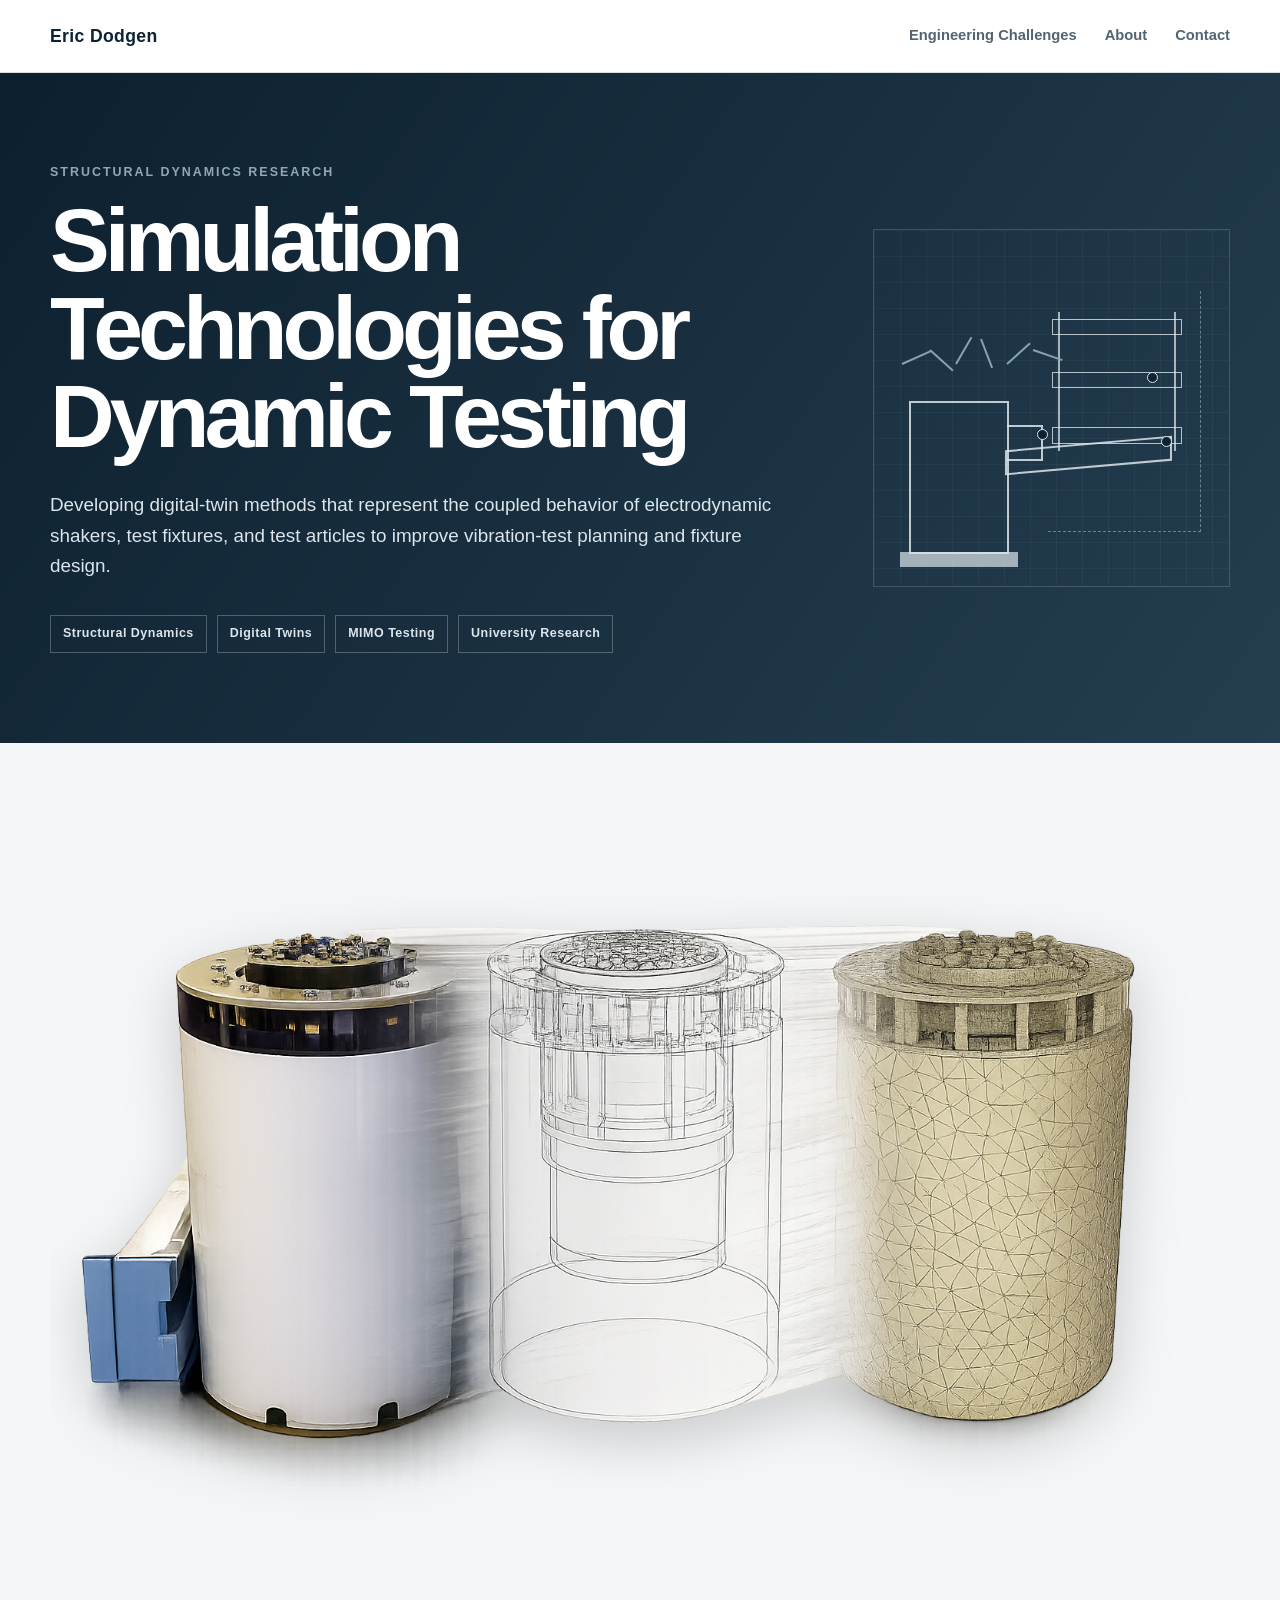
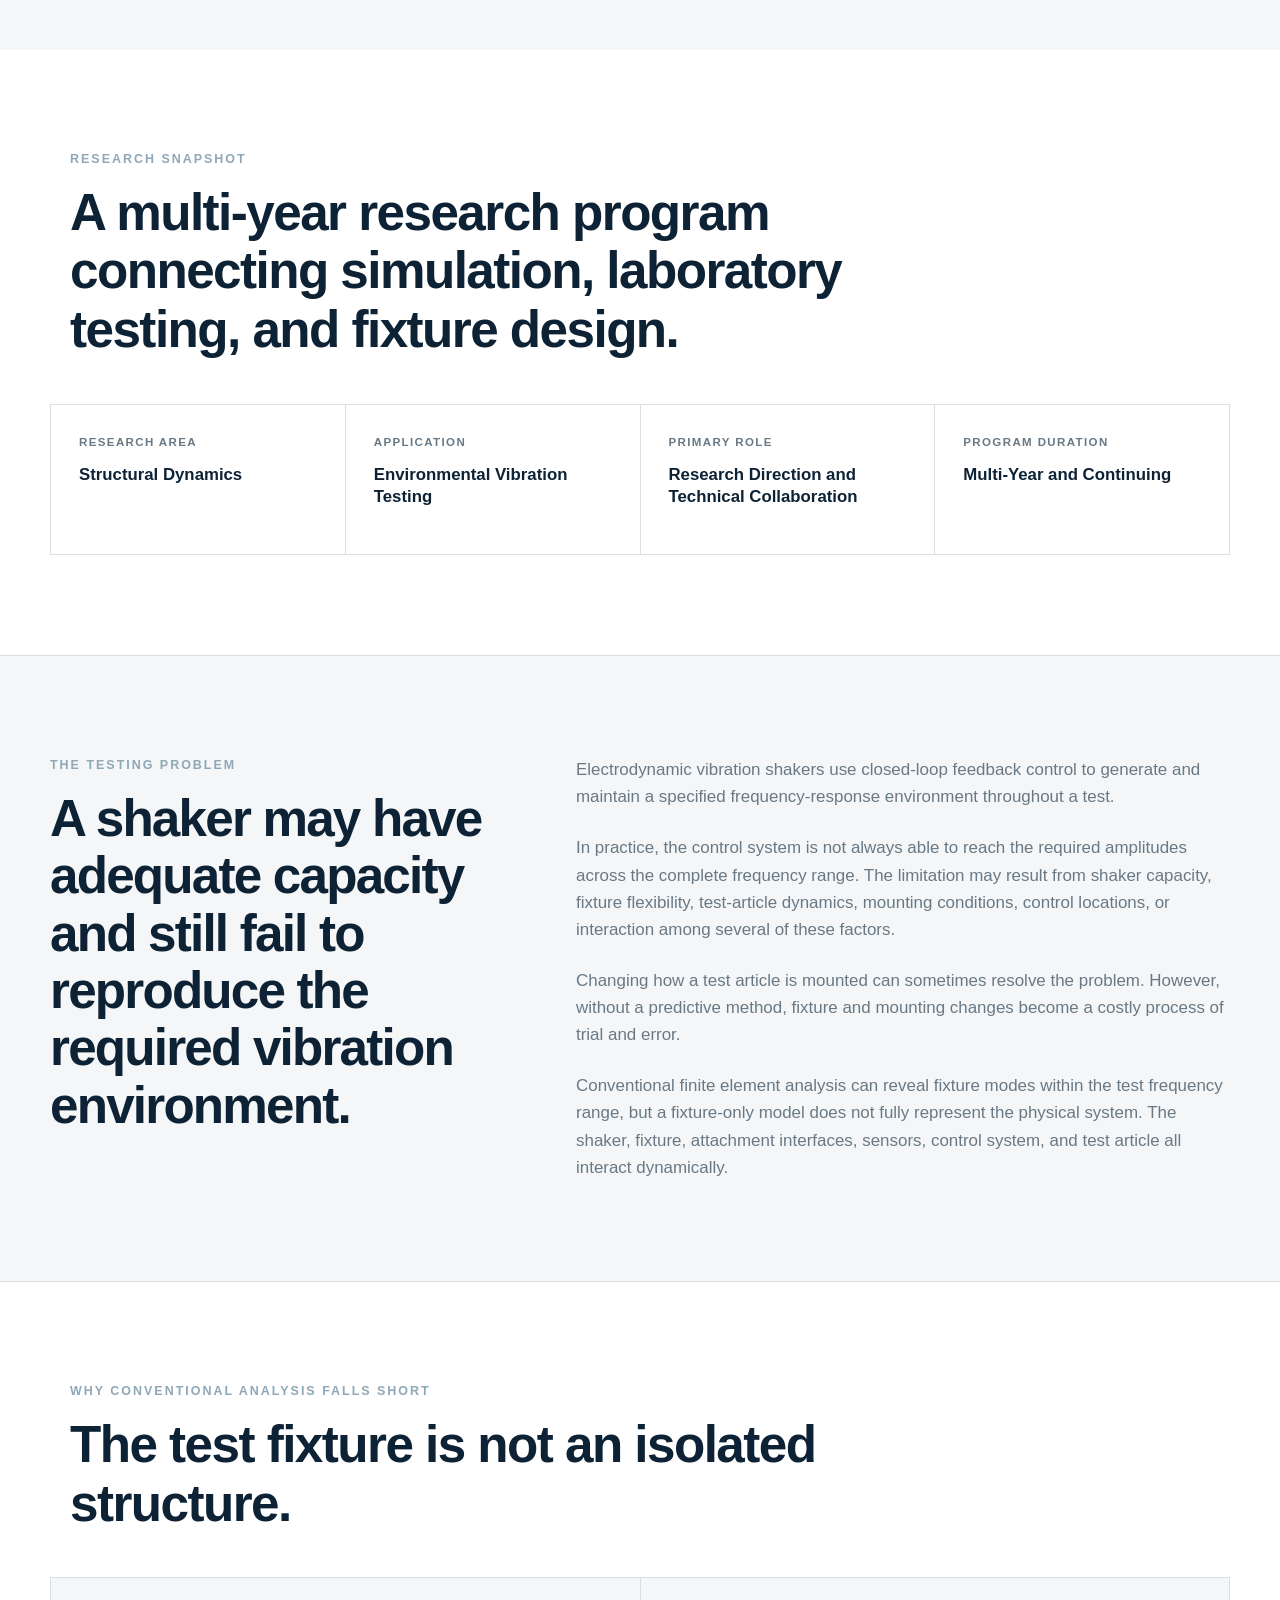
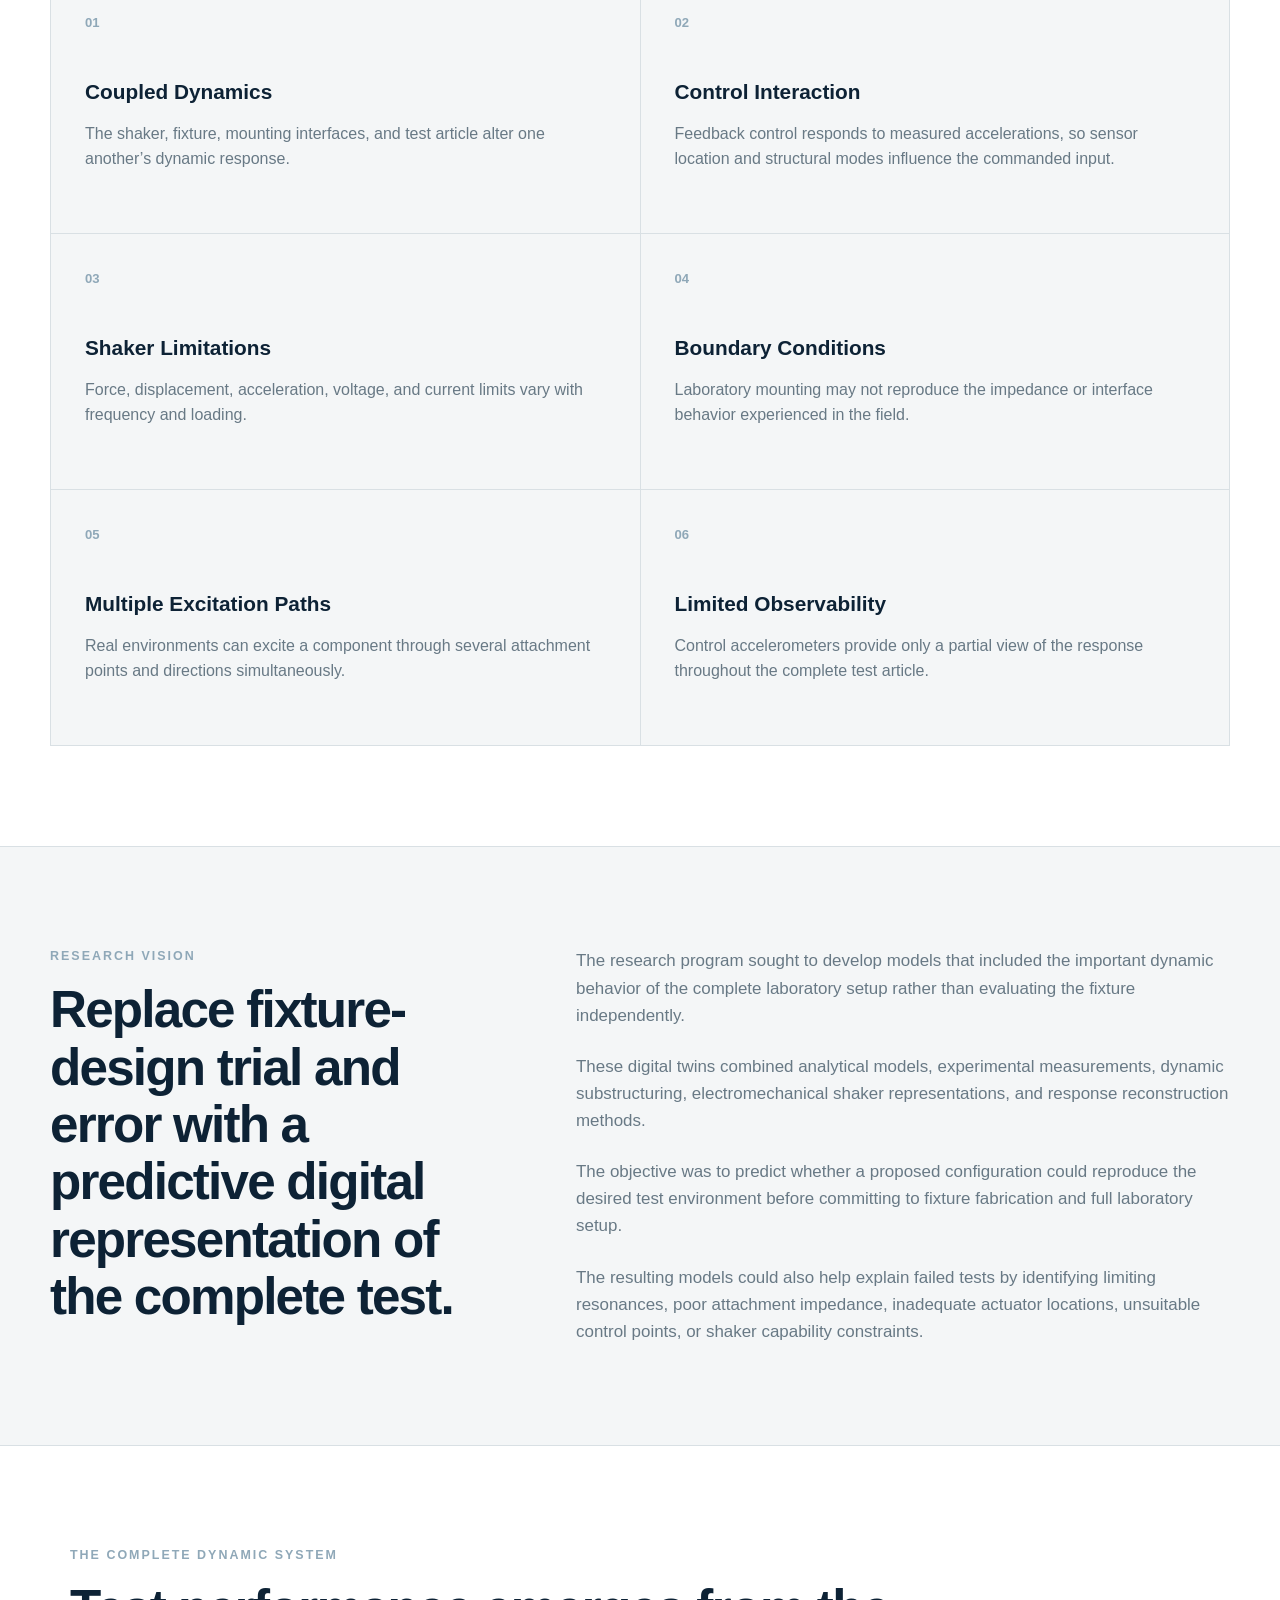
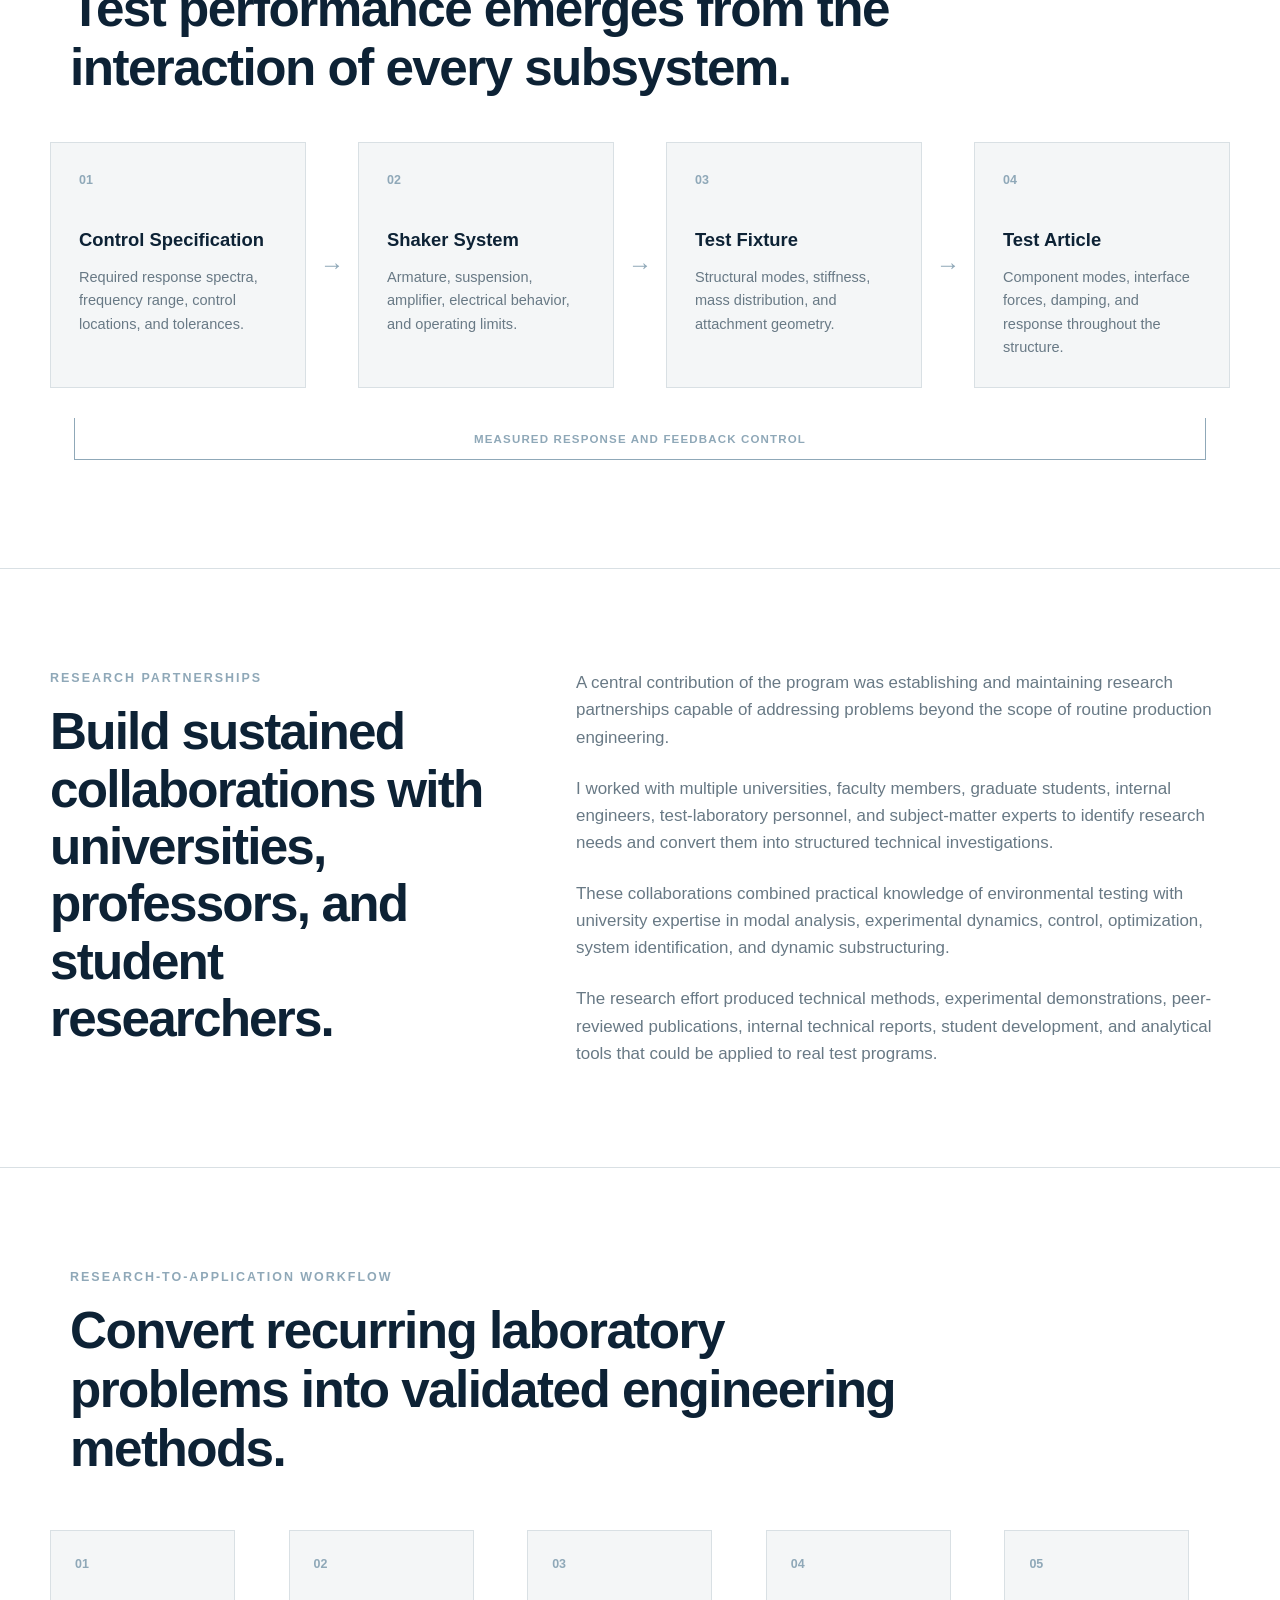
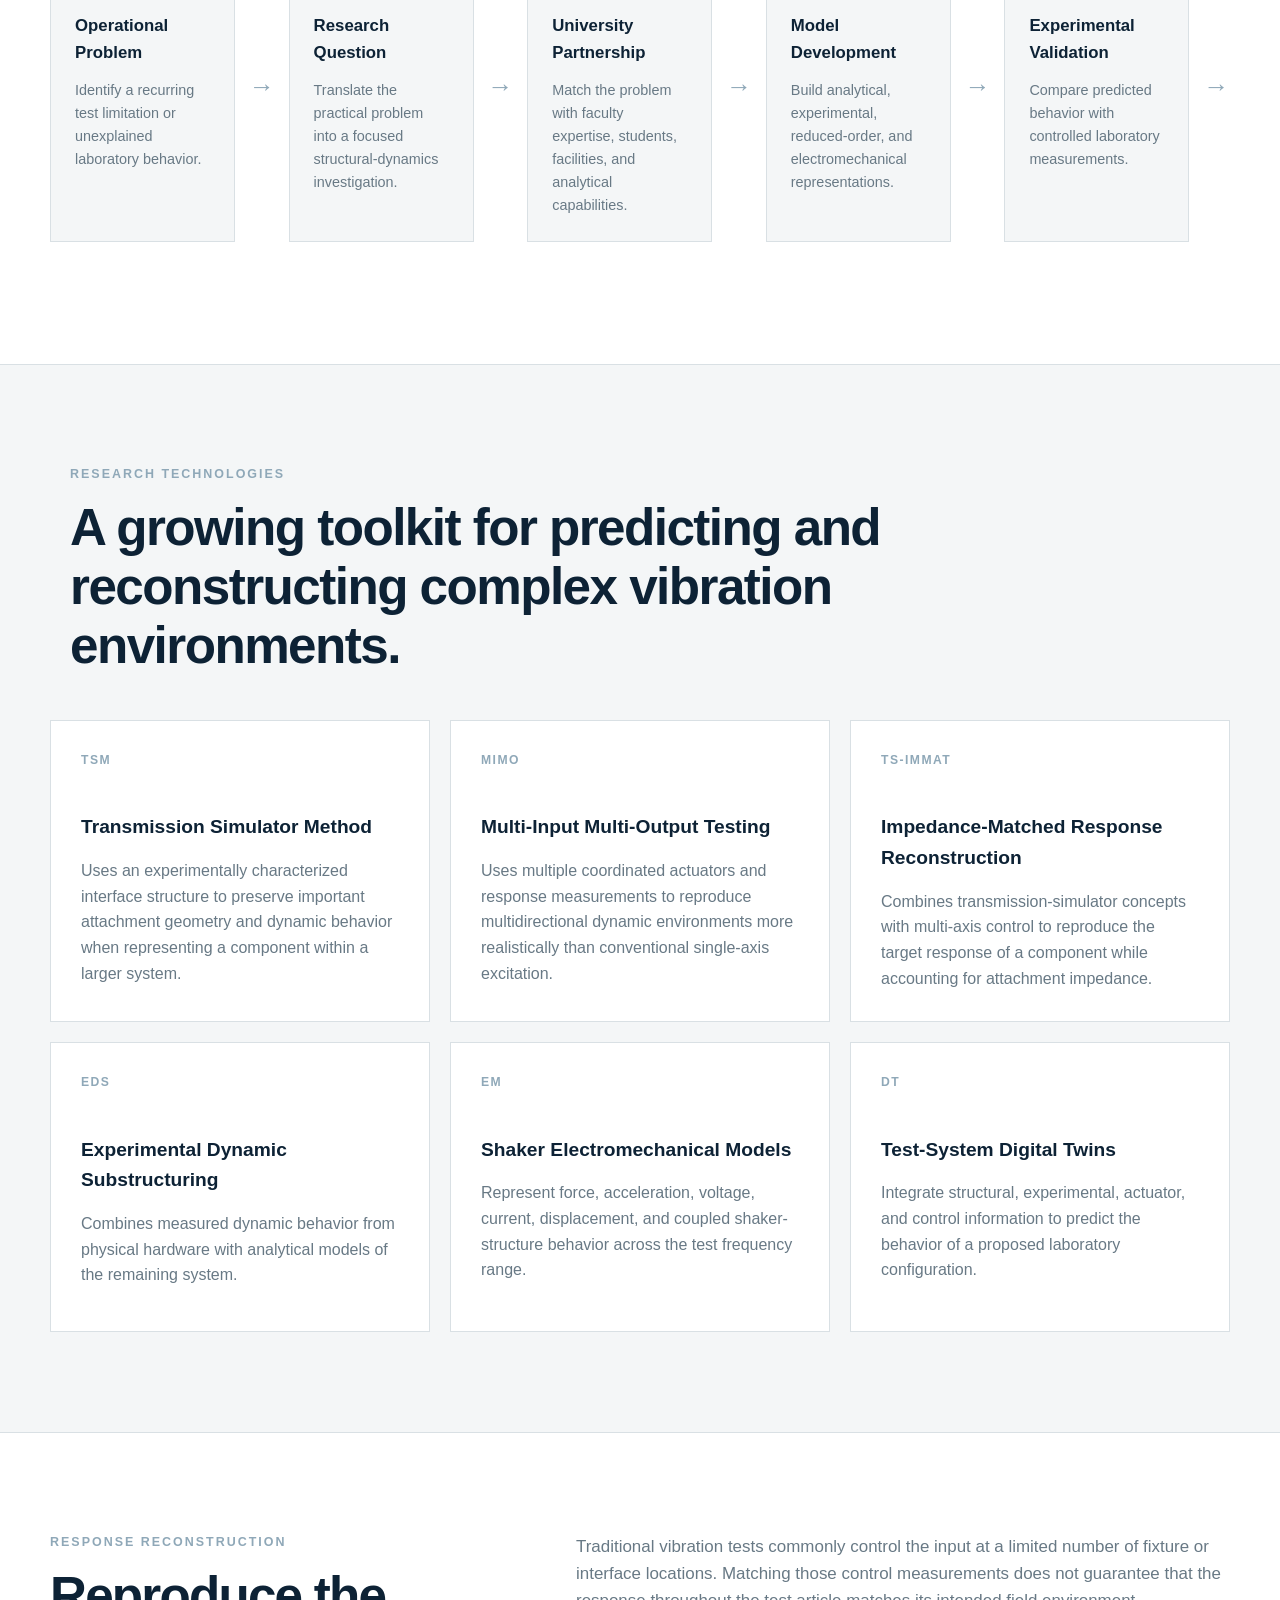
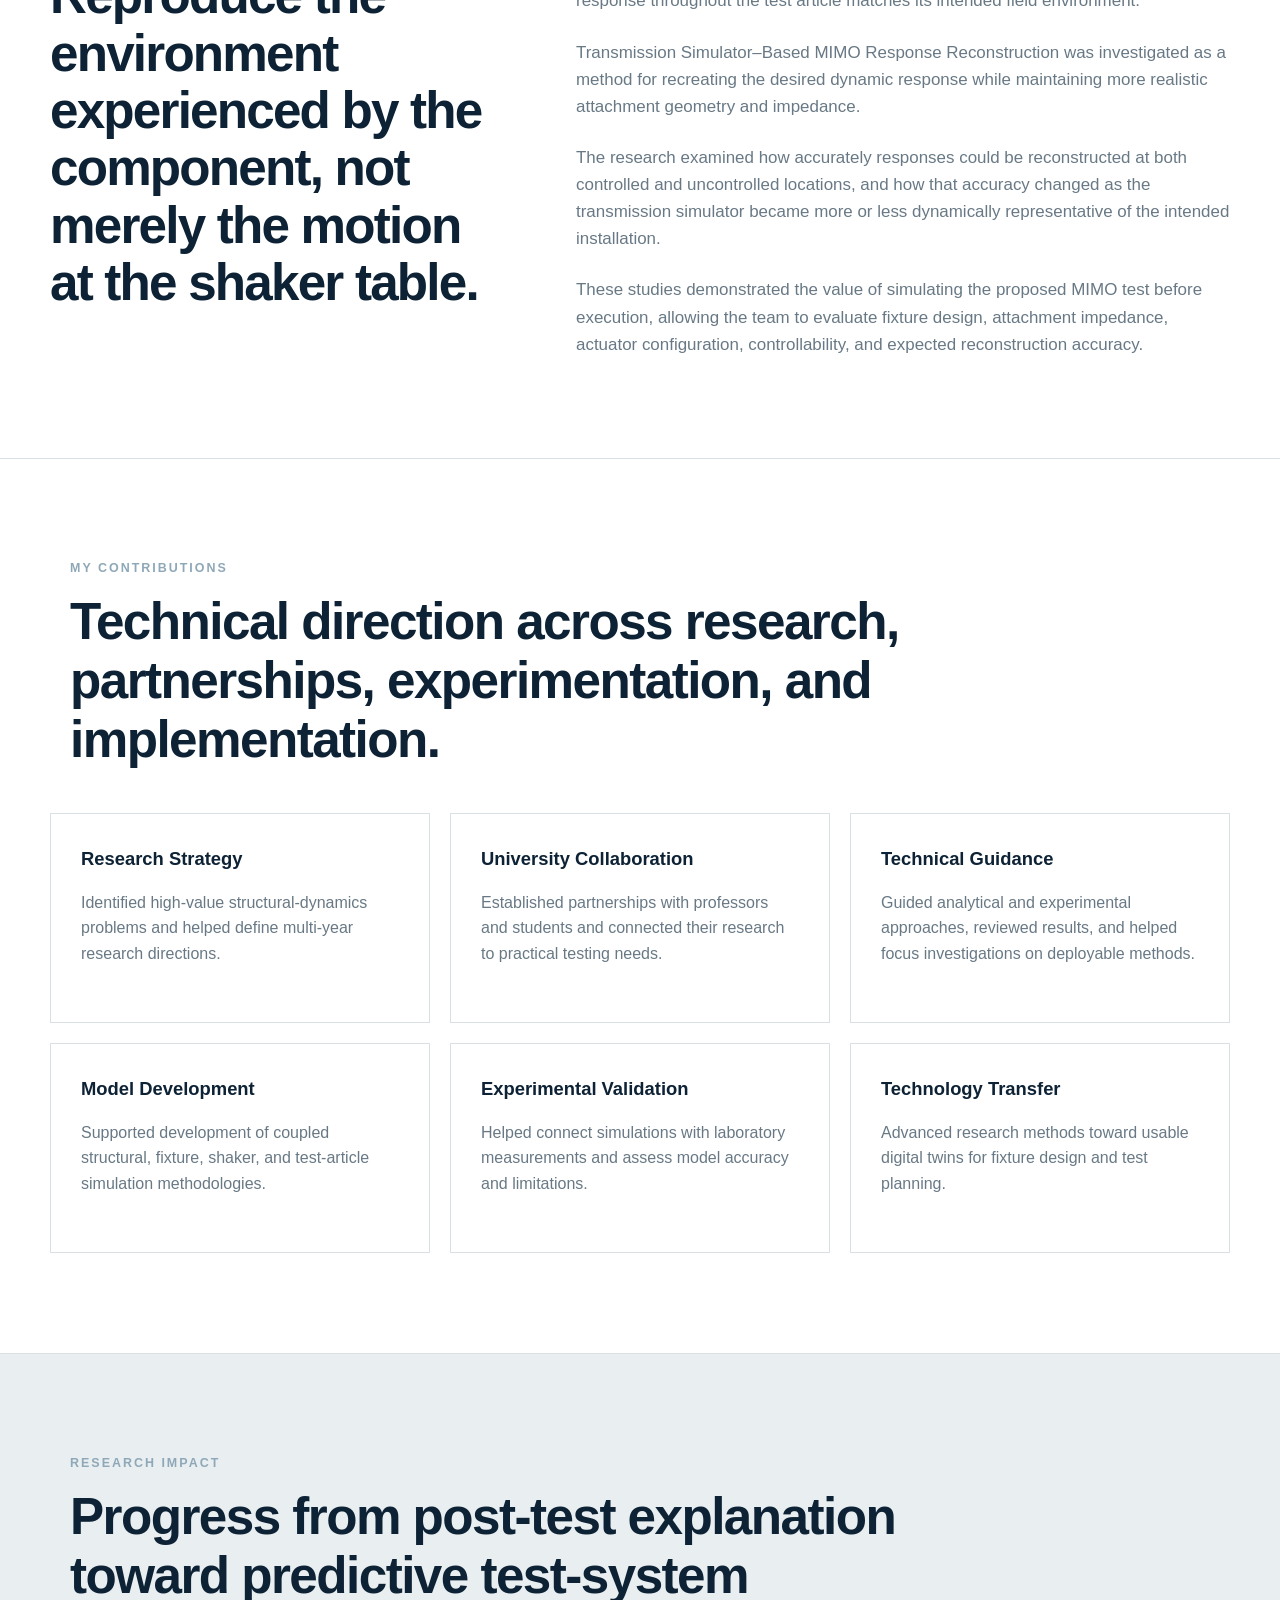
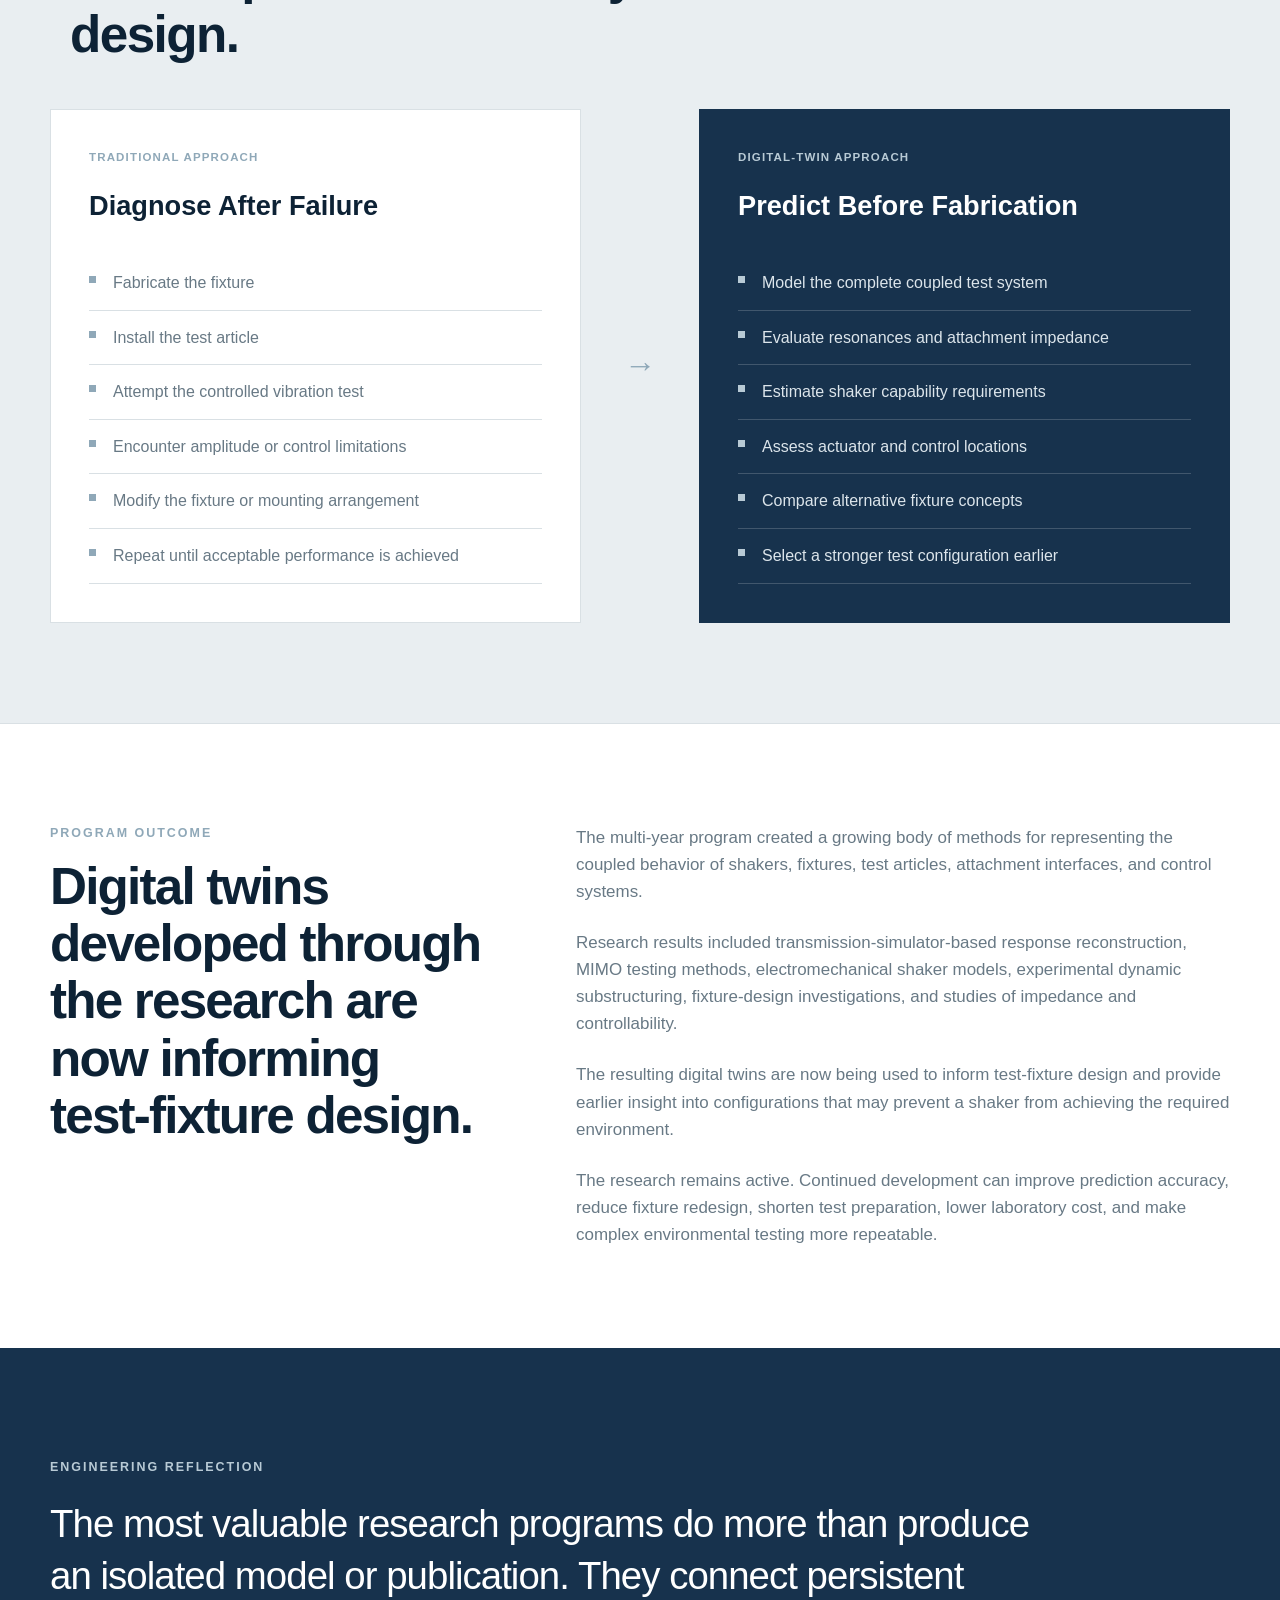
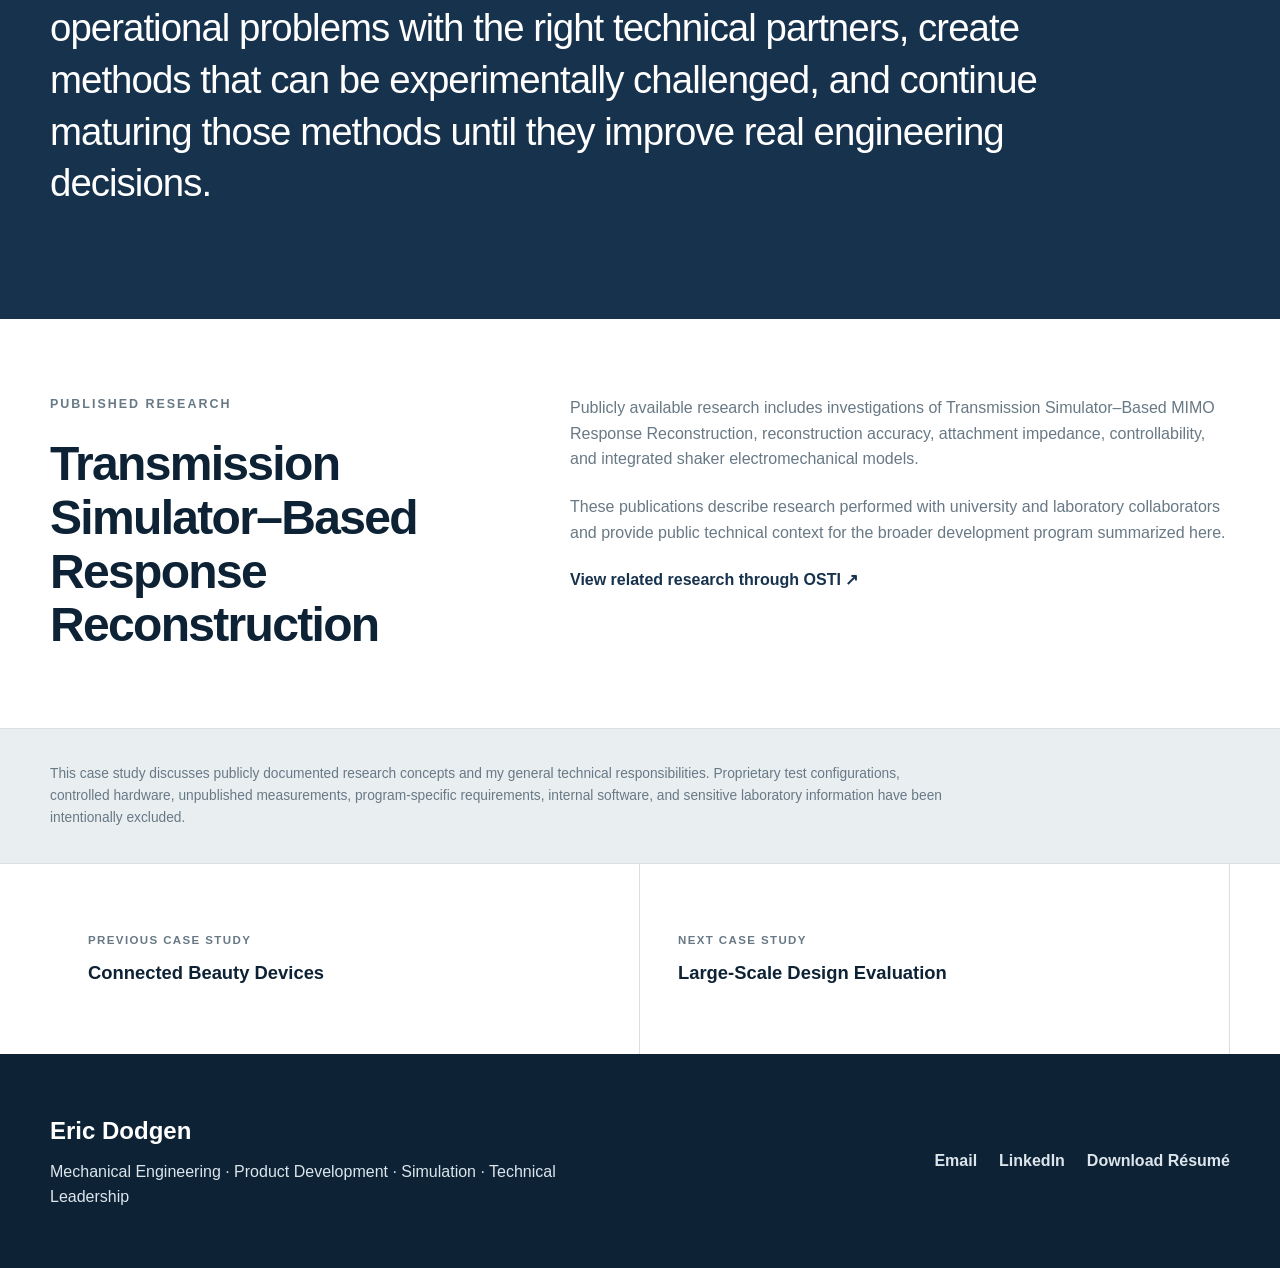
<file: challenges/simulation-technologies.html>
<!DOCTYPE html>
<html lang="en">
<head>
    <meta charset="UTF-8">

    <meta
        name="viewport"
        content="width=device-width, initial-scale=1.0"
    >

    <meta
        name="description"
        content="Structural dynamics and vibration testing research case study by Eric Dodgen, covering electrodynamic shaker interaction, digital twins, transmission simulators, MIMO response reconstruction, university partnerships, and test fixture design."
    >

    <title>Structural Dynamics Simulation Technologies | Eric Dodgen</title>

    <link rel="stylesheet" href="../css/styles.css">
</head>

<body>
    <header class="site-header">
        <div class="header-inner">
            <a class="site-name" href="../index.html">Eric Dodgen</a>

            <nav class="main-nav" aria-label="Main navigation">
                <a href="../index.html#challenges">Engineering Challenges</a>
                <a href="../index.html#about">About</a>
                <a href="../index.html#contact">Contact</a>
            </nav>
        </div>
    </header>

    <main>
        <section class="case-hero dynamics-case-hero">
            <div class="case-hero-inner">
                <div class="case-hero-copy">
                    <p class="eyebrow">Structural Dynamics Research</p>

                    <h1>Simulation Technologies for Dynamic Testing</h1>

                    <p class="case-subtitle">
                        Developing digital-twin methods that represent the
                        coupled behavior of electrodynamic shakers, test
                        fixtures, and test articles to improve vibration-test
                        planning and fixture design.
                    </p>

                    <div class="case-tags" aria-label="Project capabilities">
                        <span>Structural Dynamics</span>
                        <span>Digital Twins</span>
                        <span>MIMO Testing</span>
                        <span>University Research</span>
                    </div>
                </div>

                <div
                    class="dynamics-visual"
                    role="img"
                    aria-label="Abstract technical illustration of an electrodynamic shaker, fixture, test article, and frequency response"
                >
                    <div class="dynamics-grid"></div>

                    <div class="shaker-body">
                        <div class="shaker-armature"></div>
                        <div class="shaker-base"></div>
                    </div>

                    <div class="fixture-platform"></div>

                    <div class="test-article">
                        <div class="article-level article-level-one"></div>
                        <div class="article-level article-level-two"></div>
                        <div class="article-level article-level-three"></div>
                    </div>

                    <div class="response-line">
                        <span class="response-segment response-segment-one"></span>
                        <span class="response-segment response-segment-two"></span>
                        <span class="response-segment response-segment-three"></span>
                        <span class="response-segment response-segment-four"></span>
                        <span class="response-segment response-segment-five"></span>
                        <span class="response-segment response-segment-six"></span>
                    </div>

                    <div class="sensor sensor-one"></div>
                    <div class="sensor sensor-two"></div>
                    <div class="sensor sensor-three"></div>

                    <div class="feedback-path"></div>
                </div>
            </div>
        </section>
        <div class="challenge-hero-image">
            <img
                src="../images/ShakerToMesh.png"
                alt="Digital Twin Progression Image"
            >
        </div>
        <section class="case-section snapshot-section">
            <div class="case-container">
                <div class="section-heading compact-heading">
                    <p class="eyebrow">Research Snapshot</p>

                    <h2>
                        A multi-year research program connecting simulation,
                        laboratory testing, and fixture design.
                    </h2>
                </div>

                <div class="snapshot-grid">
                    <div class="snapshot-item">
                        <p class="snapshot-label">Research Area</p>
                        <p class="snapshot-value">
                            Structural Dynamics
                        </p>
                    </div>

                    <div class="snapshot-item">
                        <p class="snapshot-label">Application</p>
                        <p class="snapshot-value">
                            Environmental Vibration Testing
                        </p>
                    </div>

                    <div class="snapshot-item">
                        <p class="snapshot-label">Primary Role</p>
                        <p class="snapshot-value">
                            Research Direction and Technical Collaboration
                        </p>
                    </div>

                    <div class="snapshot-item">
                        <p class="snapshot-label">Program Duration</p>
                        <p class="snapshot-value">
                            Multi-Year and Continuing
                        </p>
                    </div>
                </div>
            </div>
        </section>

        <section class="case-section">
            <div class="case-container two-column-section">
                <div class="section-title-column">
                    <p class="eyebrow">The Testing Problem</p>

                    <h2>
                        A shaker may have adequate capacity and still fail to
                        reproduce the required vibration environment.
                    </h2>
                </div>

                <div class="section-copy">
                    <p>
                        Electrodynamic vibration shakers use closed-loop
                        feedback control to generate and maintain a specified
                        frequency-response environment throughout a test.
                    </p>

                    <p>
                        In practice, the control system is not always able to
                        reach the required amplitudes across the complete
                        frequency range. The limitation may result from shaker
                        capacity, fixture flexibility, test-article dynamics,
                        mounting conditions, control locations, or interaction
                        among several of these factors.
                    </p>

                    <p>
                        Changing how a test article is mounted can sometimes
                        resolve the problem. However, without a predictive
                        method, fixture and mounting changes become a costly
                        process of trial and error.
                    </p>

                    <p>
                        Conventional finite element analysis can reveal fixture
                        modes within the test frequency range, but a fixture-only
                        model does not fully represent the physical system. The
                        shaker, fixture, attachment interfaces, sensors, control
                        system, and test article all interact dynamically.
                    </p>
                </div>
            </div>
        </section>

        <section class="case-section context-section">
            <div class="case-container">
                <div class="section-heading compact-heading">
                    <p class="eyebrow">Why Conventional Analysis Falls Short</p>

                    <h2>
                        The test fixture is not an isolated structure.
                    </h2>
                </div>

                <div class="context-grid">
                    <article class="context-card">
                        <span class="context-number">01</span>
                        <h3>Coupled Dynamics</h3>

                        <p>
                            The shaker, fixture, mounting interfaces, and test
                            article alter one another’s dynamic response.
                        </p>
                    </article>

                    <article class="context-card">
                        <span class="context-number">02</span>
                        <h3>Control Interaction</h3>

                        <p>
                            Feedback control responds to measured accelerations,
                            so sensor location and structural modes influence
                            the commanded input.
                        </p>
                    </article>

                    <article class="context-card">
                        <span class="context-number">03</span>
                        <h3>Shaker Limitations</h3>

                        <p>
                            Force, displacement, acceleration, voltage, and
                            current limits vary with frequency and loading.
                        </p>
                    </article>

                    <article class="context-card">
                        <span class="context-number">04</span>
                        <h3>Boundary Conditions</h3>

                        <p>
                            Laboratory mounting may not reproduce the impedance
                            or interface behavior experienced in the field.
                        </p>
                    </article>

                    <article class="context-card">
                        <span class="context-number">05</span>
                        <h3>Multiple Excitation Paths</h3>

                        <p>
                            Real environments can excite a component through
                            several attachment points and directions
                            simultaneously.
                        </p>
                    </article>

                    <article class="context-card">
                        <span class="context-number">06</span>
                        <h3>Limited Observability</h3>

                        <p>
                            Control accelerometers provide only a partial view
                            of the response throughout the complete test
                            article.
                        </p>
                    </article>
                </div>
            </div>
        </section>

        <section class="case-section">
            <div class="case-container two-column-section">
                <div class="section-title-column">
                    <p class="eyebrow">Research Vision</p>

                    <h2>
                        Replace fixture-design trial and error with a predictive
                        digital representation of the complete test.
                    </h2>
                </div>

                <div class="section-copy">
                    <p>
                        The research program sought to develop models that
                        included the important dynamic behavior of the complete
                        laboratory setup rather than evaluating the fixture
                        independently.
                    </p>

                    <p>
                        These digital twins combined analytical models,
                        experimental measurements, dynamic substructuring,
                        electromechanical shaker representations, and response
                        reconstruction methods.
                    </p>

                    <p>
                        The objective was to predict whether a proposed
                        configuration could reproduce the desired test
                        environment before committing to fixture fabrication
                        and full laboratory setup.
                    </p>

                    <p>
                        The resulting models could also help explain failed
                        tests by identifying limiting resonances, poor attachment
                        impedance, inadequate actuator locations, unsuitable
                        control points, or shaker capability constraints.
                    </p>
                </div>
            </div>
        </section>

        <section class="case-section system-model-section">
            <div class="case-container">
                <div class="section-heading compact-heading">
                    <p class="eyebrow">The Complete Dynamic System</p>

                    <h2>
                        Test performance emerges from the interaction of every
                        subsystem.
                    </h2>
                </div>

                <div class="dynamic-system-map">
                    <article class="system-node">
                        <span>01</span>
                        <h3>Control Specification</h3>
                        <p>
                            Required response spectra, frequency range, control
                            locations, and tolerances.
                        </p>
                    </article>

                    <div class="system-connector" aria-hidden="true">→</div>

                    <article class="system-node">
                        <span>02</span>
                        <h3>Shaker System</h3>
                        <p>
                            Armature, suspension, amplifier, electrical
                            behavior, and operating limits.
                        </p>
                    </article>

                    <div class="system-connector" aria-hidden="true">→</div>

                    <article class="system-node">
                        <span>03</span>
                        <h3>Test Fixture</h3>
                        <p>
                            Structural modes, stiffness, mass distribution, and
                            attachment geometry.
                        </p>
                    </article>

                    <div class="system-connector" aria-hidden="true">→</div>

                    <article class="system-node">
                        <span>04</span>
                        <h3>Test Article</h3>
                        <p>
                            Component modes, interface forces, damping, and
                            response throughout the structure.
                        </p>
                    </article>

                    <div class="system-feedback">
                        <span>Measured Response and Feedback Control</span>
                    </div>
                </div>
            </div>
        </section>

        <section class="case-section partnership-section">
            <div class="case-container two-column-section">
                <div class="section-title-column">
                    <p class="eyebrow">Research Partnerships</p>

                    <h2>
                        Build sustained collaborations with universities,
                        professors, and student researchers.
                    </h2>
                </div>

                <div class="section-copy">
                    <p>
                        A central contribution of the program was establishing
                        and maintaining research partnerships capable of
                        addressing problems beyond the scope of routine
                        production engineering.
                    </p>

                    <p>
                        I worked with multiple universities, faculty members,
                        graduate students, internal engineers, test-laboratory
                        personnel, and subject-matter experts to identify
                        research needs and convert them into structured
                        technical investigations.
                    </p>

                    <p>
                        These collaborations combined practical knowledge of
                        environmental testing with university expertise in
                        modal analysis, experimental dynamics, control,
                        optimization, system identification, and dynamic
                        substructuring.
                    </p>

                    <p>
                        The research effort produced technical methods,
                        experimental demonstrations, peer-reviewed publications,
                        internal technical reports, student development, and
                        analytical tools that could be applied to real test
                        programs.
                    </p>
                </div>
            </div>
        </section>

        <section class="case-section workflow-section">
            <div class="case-container">
                <div class="section-heading compact-heading">
                    <p class="eyebrow">Research-to-Application Workflow</p>

                    <h2>
                        Convert recurring laboratory problems into validated
                        engineering methods.
                    </h2>
                </div>

                <div class="workflow-grid">
                    <div class="workflow-step">
                        <span>01</span>
                        <h3>Operational Problem</h3>

                        <p>
                            Identify a recurring test limitation or unexplained
                            laboratory behavior.
                        </p>
                    </div>

                    <div class="workflow-arrow" aria-hidden="true">→</div>

                    <div class="workflow-step">
                        <span>02</span>
                        <h3>Research Question</h3>

                        <p>
                            Translate the practical problem into a focused
                            structural-dynamics investigation.
                        </p>
                    </div>

                    <div class="workflow-arrow" aria-hidden="true">→</div>

                    <div class="workflow-step">
                        <span>03</span>
                        <h3>University Partnership</h3>

                        <p>
                            Match the problem with faculty expertise, students,
                            facilities, and analytical capabilities.
                        </p>
                    </div>

                    <div class="workflow-arrow" aria-hidden="true">→</div>

                    <div class="workflow-step">
                        <span>04</span>
                        <h3>Model Development</h3>

                        <p>
                            Build analytical, experimental, reduced-order, and
                            electromechanical representations.
                        </p>
                    </div>

                    <div class="workflow-arrow" aria-hidden="true">→</div>

                    <div class="workflow-step">
                        <span>05</span>
                        <h3>Experimental Validation</h3>

                        <p>
                            Compare predicted behavior with controlled
                            laboratory measurements.
                        </p>
                    </div>

                    <div class="workflow-arrow" aria-hidden="true">→</div>

                    <div class="workflow-step">
                        <span>06</span>
                        <h3>Method Refinement</h3>

                        <p>
                            Study accuracy, sensitivity, controllability,
                            impedance, and practical limitations.
                        </p>
                    </div>

                    <div class="workflow-arrow" aria-hidden="true">→</div>

                    <div class="workflow-step">
                        <span>07</span>
                        <h3>Engineering Application</h3>

                        <p>
                            Apply the resulting digital twins to fixture design
                            and test planning.
                        </p>
                    </div>
                </div>
            </div>
        </section>

        <section class="case-section research-methods-section">
            <div class="case-container">
                <div class="section-heading compact-heading">
                    <p class="eyebrow">Research Technologies</p>

                    <h2>
                        A growing toolkit for predicting and reconstructing
                        complex vibration environments.
                    </h2>
                </div>

                <div class="research-method-grid">
                    <article class="research-method-card">
                        <p class="method-abbreviation">TSM</p>
                        <h3>Transmission Simulator Method</h3>

                        <p>
                            Uses an experimentally characterized interface
                            structure to preserve important attachment geometry
                            and dynamic behavior when representing a component
                            within a larger system.
                        </p>
                    </article>

                    <article class="research-method-card">
                        <p class="method-abbreviation">MIMO</p>
                        <h3>Multi-Input Multi-Output Testing</h3>

                        <p>
                            Uses multiple coordinated actuators and response
                            measurements to reproduce multidirectional dynamic
                            environments more realistically than conventional
                            single-axis excitation.
                        </p>
                    </article>

                    <article class="research-method-card">
                        <p class="method-abbreviation">TS-IMMAT</p>
                        <h3>Impedance-Matched Response Reconstruction</h3>

                        <p>
                            Combines transmission-simulator concepts with
                            multi-axis control to reproduce the target response
                            of a component while accounting for attachment
                            impedance.
                        </p>
                    </article>

                    <article class="research-method-card">
                        <p class="method-abbreviation">EDS</p>
                        <h3>Experimental Dynamic Substructuring</h3>

                        <p>
                            Combines measured dynamic behavior from physical
                            hardware with analytical models of the remaining
                            system.
                        </p>
                    </article>

                    <article class="research-method-card">
                        <p class="method-abbreviation">EM</p>
                        <h3>Shaker Electromechanical Models</h3>

                        <p>
                            Represent force, acceleration, voltage, current,
                            displacement, and coupled shaker-structure behavior
                            across the test frequency range.
                        </p>
                    </article>

                    <article class="research-method-card">
                        <p class="method-abbreviation">DT</p>
                        <h3>Test-System Digital Twins</h3>

                        <p>
                            Integrate structural, experimental, actuator, and
                            control information to predict the behavior of a
                            proposed laboratory configuration.
                        </p>
                    </article>
                </div>
            </div>
        </section>

        <section class="case-section response-reconstruction-section">
            <div class="case-container two-column-section">
                <div class="section-title-column">
                    <p class="eyebrow">Response Reconstruction</p>

                    <h2>
                        Reproduce the environment experienced by the component,
                        not merely the motion at the shaker table.
                    </h2>
                </div>

                <div class="section-copy">
                    <p>
                        Traditional vibration tests commonly control the input
                        at a limited number of fixture or interface locations.
                        Matching those control measurements does not guarantee
                        that the response throughout the test article matches
                        its intended field environment.
                    </p>

                    <p>
                        Transmission Simulator–Based MIMO Response
                        Reconstruction was investigated as a method for
                        recreating the desired dynamic response while
                        maintaining more realistic attachment geometry and
                        impedance.
                    </p>

                    <p>
                        The research examined how accurately responses could be
                        reconstructed at both controlled and uncontrolled
                        locations, and how that accuracy changed as the
                        transmission simulator became more or less dynamically
                        representative of the intended installation.
                    </p>

                    <p>
                        These studies demonstrated the value of simulating the
                        proposed MIMO test before execution, allowing the team
                        to evaluate fixture design, attachment impedance,
                        actuator configuration, controllability, and expected
                        reconstruction accuracy.
                    </p>
                </div>
            </div>
        </section>

        <section class="case-section context-section">
            <div class="case-container">
                <div class="section-heading compact-heading">
                    <p class="eyebrow">My Contributions</p>

                    <h2>
                        Technical direction across research, partnerships,
                        experimentation, and implementation.
                    </h2>
                </div>

                <div class="contribution-grid">
                    <article class="contribution-card">
                        <h3>Research Strategy</h3>

                        <p>
                            Identified high-value structural-dynamics problems
                            and helped define multi-year research directions.
                        </p>
                    </article>

                    <article class="contribution-card">
                        <h3>University Collaboration</h3>

                        <p>
                            Established partnerships with professors and
                            students and connected their research to practical
                            testing needs.
                        </p>
                    </article>

                    <article class="contribution-card">
                        <h3>Technical Guidance</h3>

                        <p>
                            Guided analytical and experimental approaches,
                            reviewed results, and helped focus investigations on
                            deployable methods.
                        </p>
                    </article>

                    <article class="contribution-card">
                        <h3>Model Development</h3>

                        <p>
                            Supported development of coupled structural,
                            fixture, shaker, and test-article simulation
                            methodologies.
                        </p>
                    </article>

                    <article class="contribution-card">
                        <h3>Experimental Validation</h3>

                        <p>
                            Helped connect simulations with laboratory
                            measurements and assess model accuracy and
                            limitations.
                        </p>
                    </article>

                    <article class="contribution-card">
                        <h3>Technology Transfer</h3>

                        <p>
                            Advanced research methods toward usable digital
                            twins for fixture design and test planning.
                        </p>
                    </article>
                </div>
            </div>
        </section>

        <section class="case-section research-impact-section">
            <div class="case-container">
                <div class="section-heading compact-heading">
                    <p class="eyebrow">Research Impact</p>

                    <h2>
                        Progress from post-test explanation toward predictive
                        test-system design.
                    </h2>
                </div>

                <div class="impact-comparison">
                    <article class="impact-column">
                        <p class="impact-label">Traditional Approach</p>
                        <h3>Diagnose After Failure</h3>

                        <ul>
                            <li>Fabricate the fixture</li>
                            <li>Install the test article</li>
                            <li>Attempt the controlled vibration test</li>
                            <li>Encounter amplitude or control limitations</li>
                            <li>Modify the fixture or mounting arrangement</li>
                            <li>Repeat until acceptable performance is achieved</li>
                        </ul>
                    </article>

                    <div class="impact-transition" aria-hidden="true">→</div>

                    <article class="impact-column impact-column-highlight">
                        <p class="impact-label">Digital-Twin Approach</p>
                        <h3>Predict Before Fabrication</h3>

                        <ul>
                            <li>Model the complete coupled test system</li>
                            <li>Evaluate resonances and attachment impedance</li>
                            <li>Estimate shaker capability requirements</li>
                            <li>Assess actuator and control locations</li>
                            <li>Compare alternative fixture concepts</li>
                            <li>Select a stronger test configuration earlier</li>
                        </ul>
                    </article>
                </div>
            </div>
        </section>

        <section class="case-section outcome-section">
            <div class="case-container two-column-section">
                <div class="section-title-column">
                    <p class="eyebrow">Program Outcome</p>

                    <h2>
                        Digital twins developed through the research are now
                        informing test-fixture design.
                    </h2>
                </div>

                <div class="section-copy">
                    <p>
                        The multi-year program created a growing body of methods
                        for representing the coupled behavior of shakers,
                        fixtures, test articles, attachment interfaces, and
                        control systems.
                    </p>

                    <p>
                        Research results included transmission-simulator-based
                        response reconstruction, MIMO testing methods,
                        electromechanical shaker models, experimental dynamic
                        substructuring, fixture-design investigations, and
                        studies of impedance and controllability.
                    </p>

                    <p>
                        The resulting digital twins are now being used to inform
                        test-fixture design and provide earlier insight into
                        configurations that may prevent a shaker from achieving
                        the required environment.
                    </p>

                    <p>
                        The research remains active. Continued development can
                        improve prediction accuracy, reduce fixture redesign,
                        shorten test preparation, lower laboratory cost, and
                        make complex environmental testing more repeatable.
                    </p>
                </div>
            </div>
        </section>

        <section class="reflection-section">
            <div class="case-container">
                <p class="eyebrow">Engineering Reflection</p>

                <blockquote>
                    The most valuable research programs do more than produce an
                    isolated model or publication. They connect persistent
                    operational problems with the right technical partners,
                    create methods that can be experimentally challenged, and
                    continue maturing those methods until they improve real
                    engineering decisions.
                </blockquote>
            </div>
        </section>

        <section class="public-research-note">
            <div class="case-container">
                <div>
                    <p class="eyebrow">Published Research</p>
                    <h2>Transmission Simulator–Based Response Reconstruction</h2>
                </div>

                <div>
                    <p>
                        Publicly available research includes investigations of
                        Transmission Simulator–Based MIMO Response
                        Reconstruction, reconstruction accuracy, attachment
                        impedance, controllability, and integrated shaker
                        electromechanical models.
                    </p>

                    <p>
                        These publications describe research performed with
                        university and laboratory collaborators and provide
                        public technical context for the broader development
                        program summarized here.
                    </p>

                    <a
                        href="https://www.osti.gov/biblio/2462852"
                        target="_blank"
                        rel="noopener noreferrer"
                    >
                        View related research through OSTI
                    </a>
                </div>
            </div>
        </section>

        <section class="confidentiality-note">
            <div class="case-container">
                <p>
                    This case study discusses publicly documented research
                    concepts and my general technical responsibilities.
                    Proprietary test configurations, controlled hardware,
                    unpublished measurements, program-specific requirements,
                    internal software, and sensitive laboratory information
                    have been intentionally excluded.
                </p>
            </div>
        </section>

        <nav class="case-navigation" aria-label="Case study navigation">
            <div class="case-container">
                <a href="consumer-products.html">
                    <span>Previous Case Study</span>
                    Connected Beauty Devices
                </a>

                <a href="large-scale-design-evaluation.html">
                    <span>Next Case Study</span>
                    Large-Scale Design Evaluation
                </a>
            </div>
        </nav>
    </main>

   <footer class="site-footer" id="contact">
        <div>
            <h2>Eric Dodgen</h2>
    
            <p>
                Mechanical Engineering · Product Development ·
                Simulation · Technical Leadership
            </p>
        </div>
    
        <div class="footer-links">
            <a href="mailto:erdodgen@gmail.com">
                Email
            </a>
    
            <a
                href="https://www.linkedin.com/in/eric-dodgen-a2699ba"
                target="_blank"
                rel="noopener noreferrer"
            >
                LinkedIn
            </a>
    
            <a
                href="../documents/Resume_Dodgen.pdf"
                download
            >
                Download Résumé
            </a>
        </div>
    </footer>
</body>
</html>
</file>
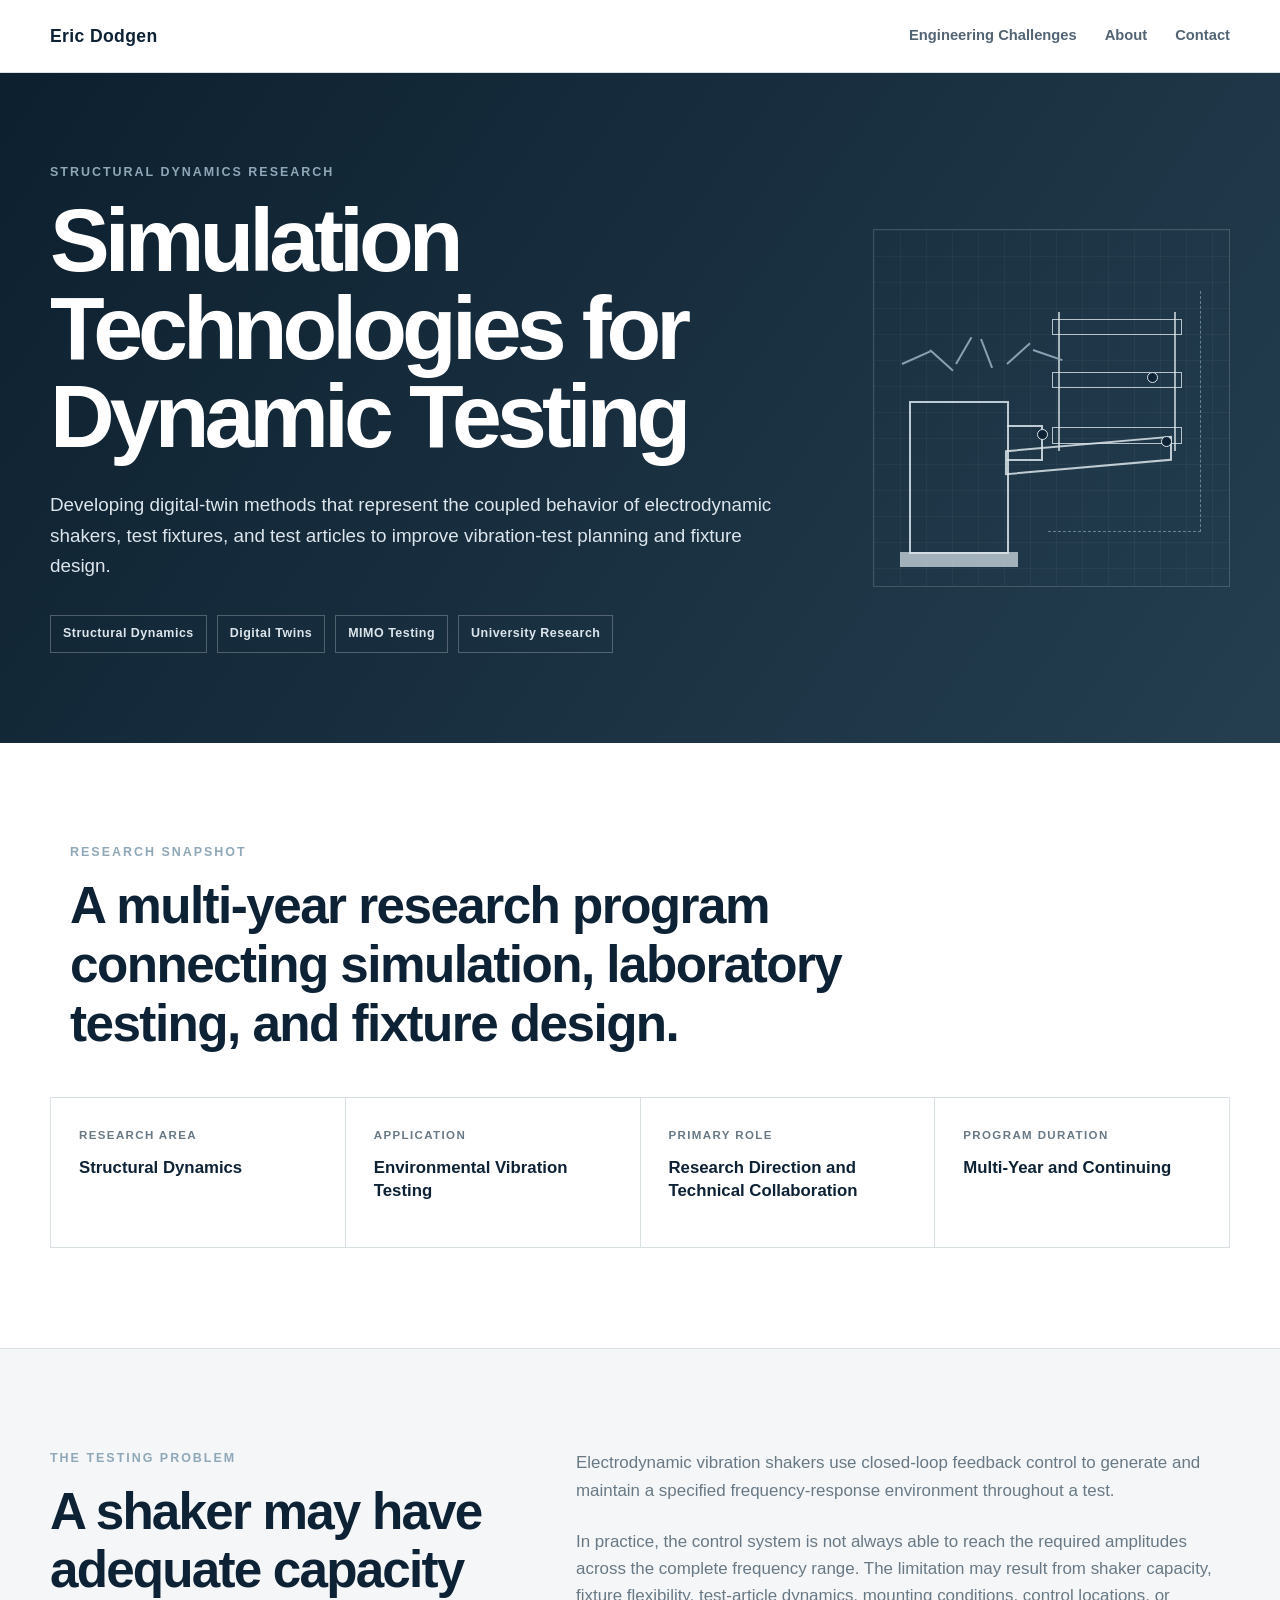
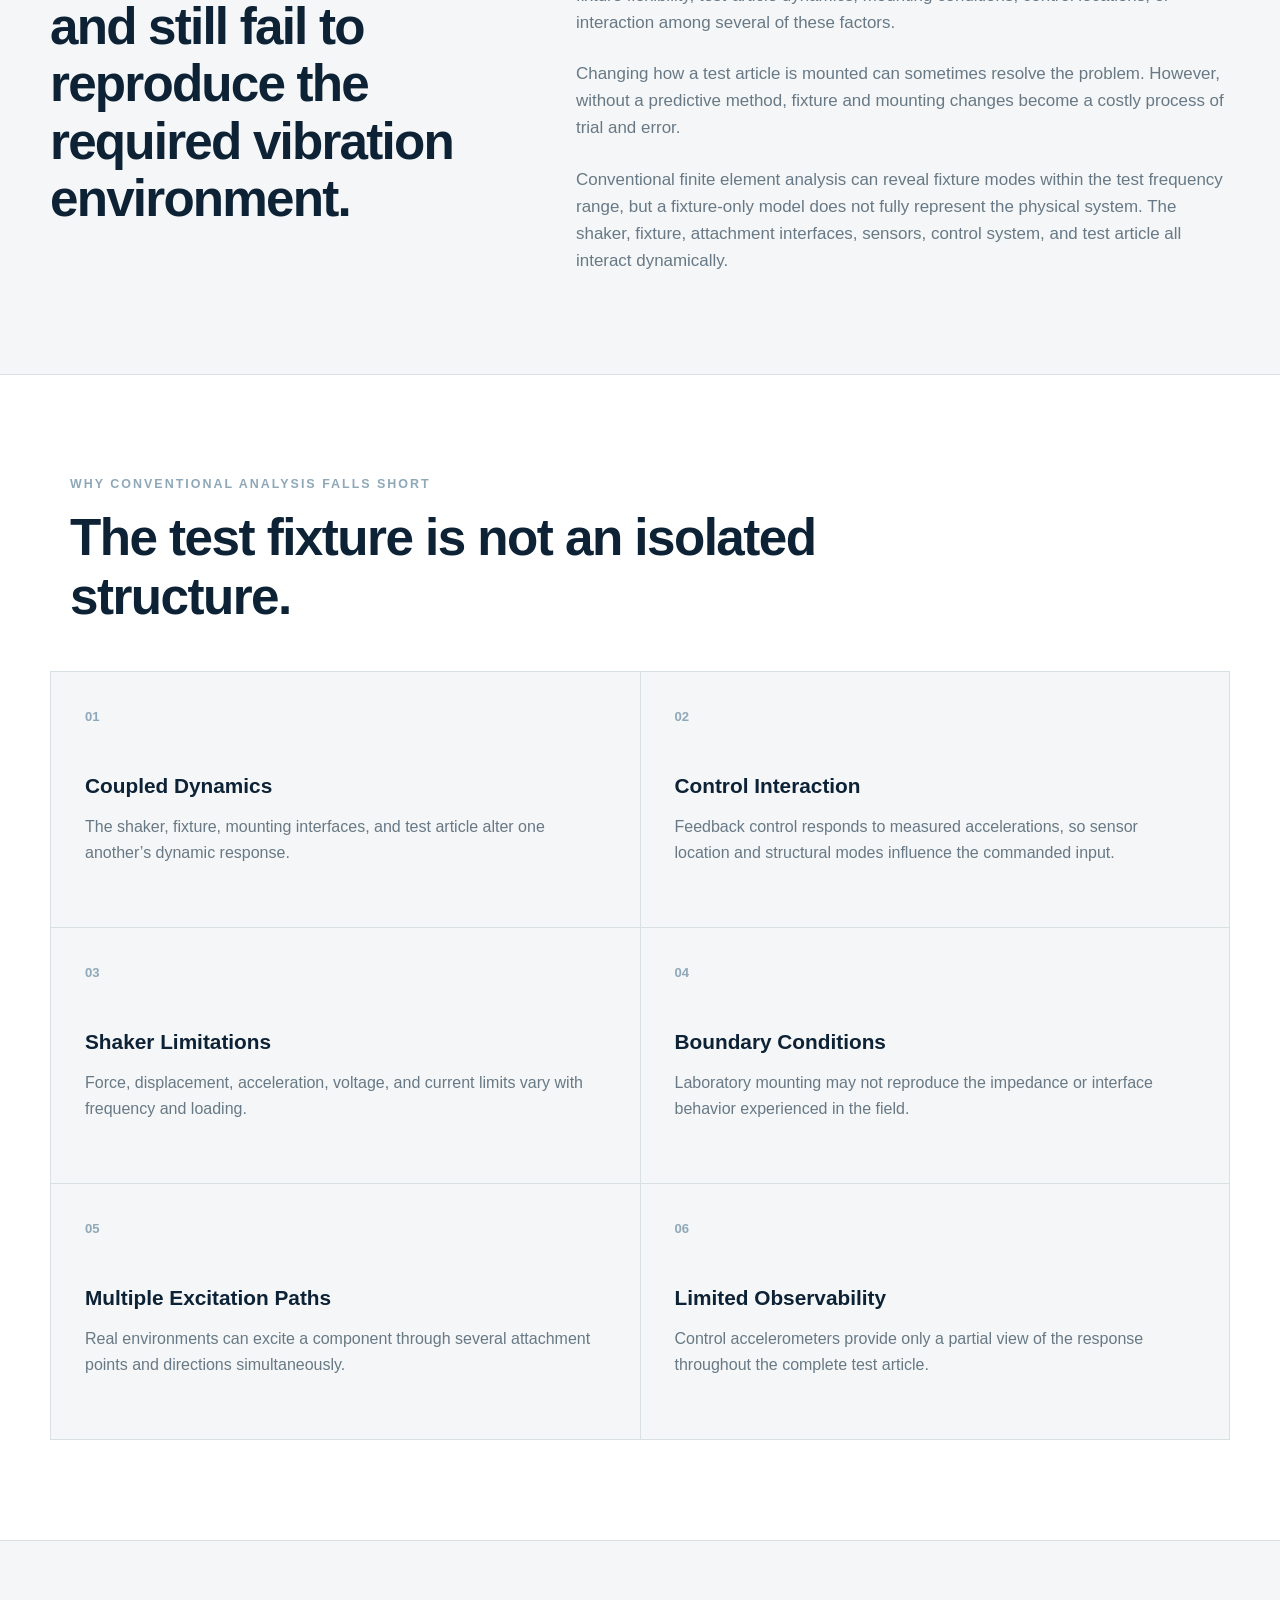
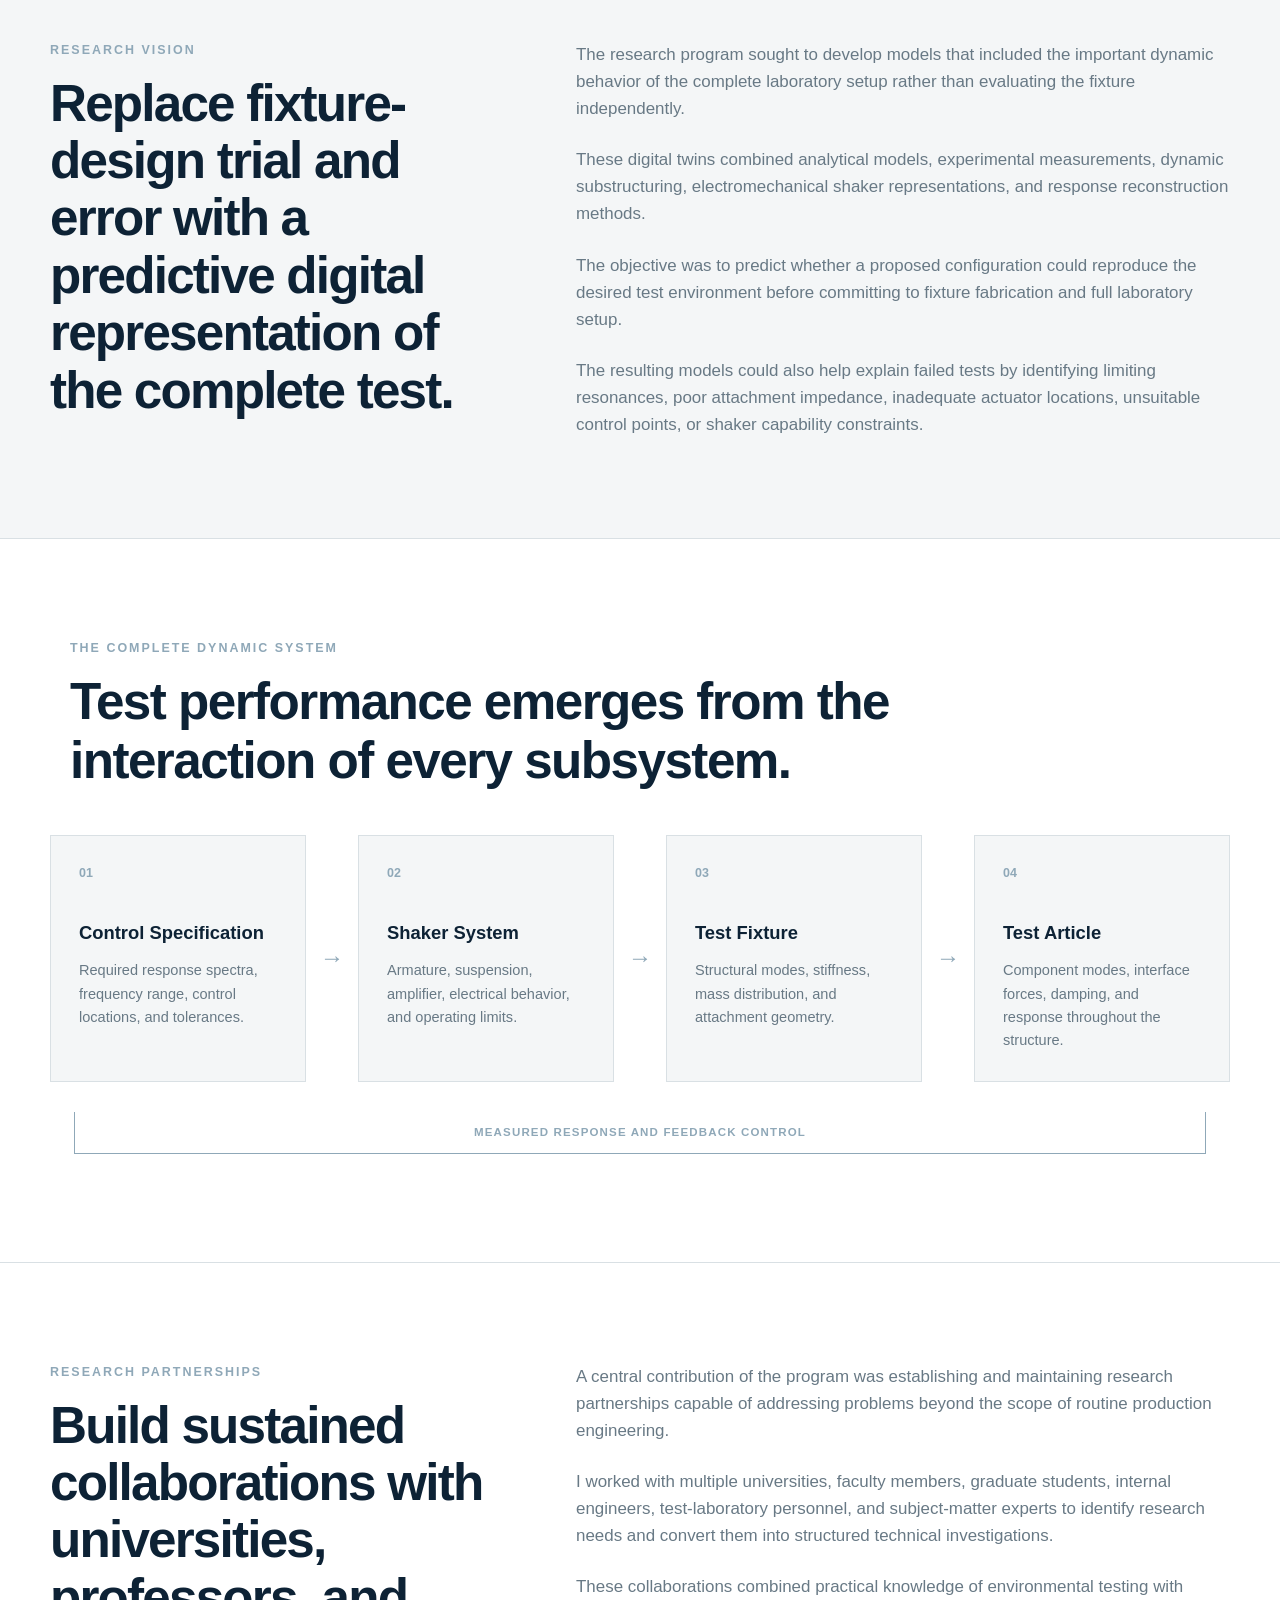
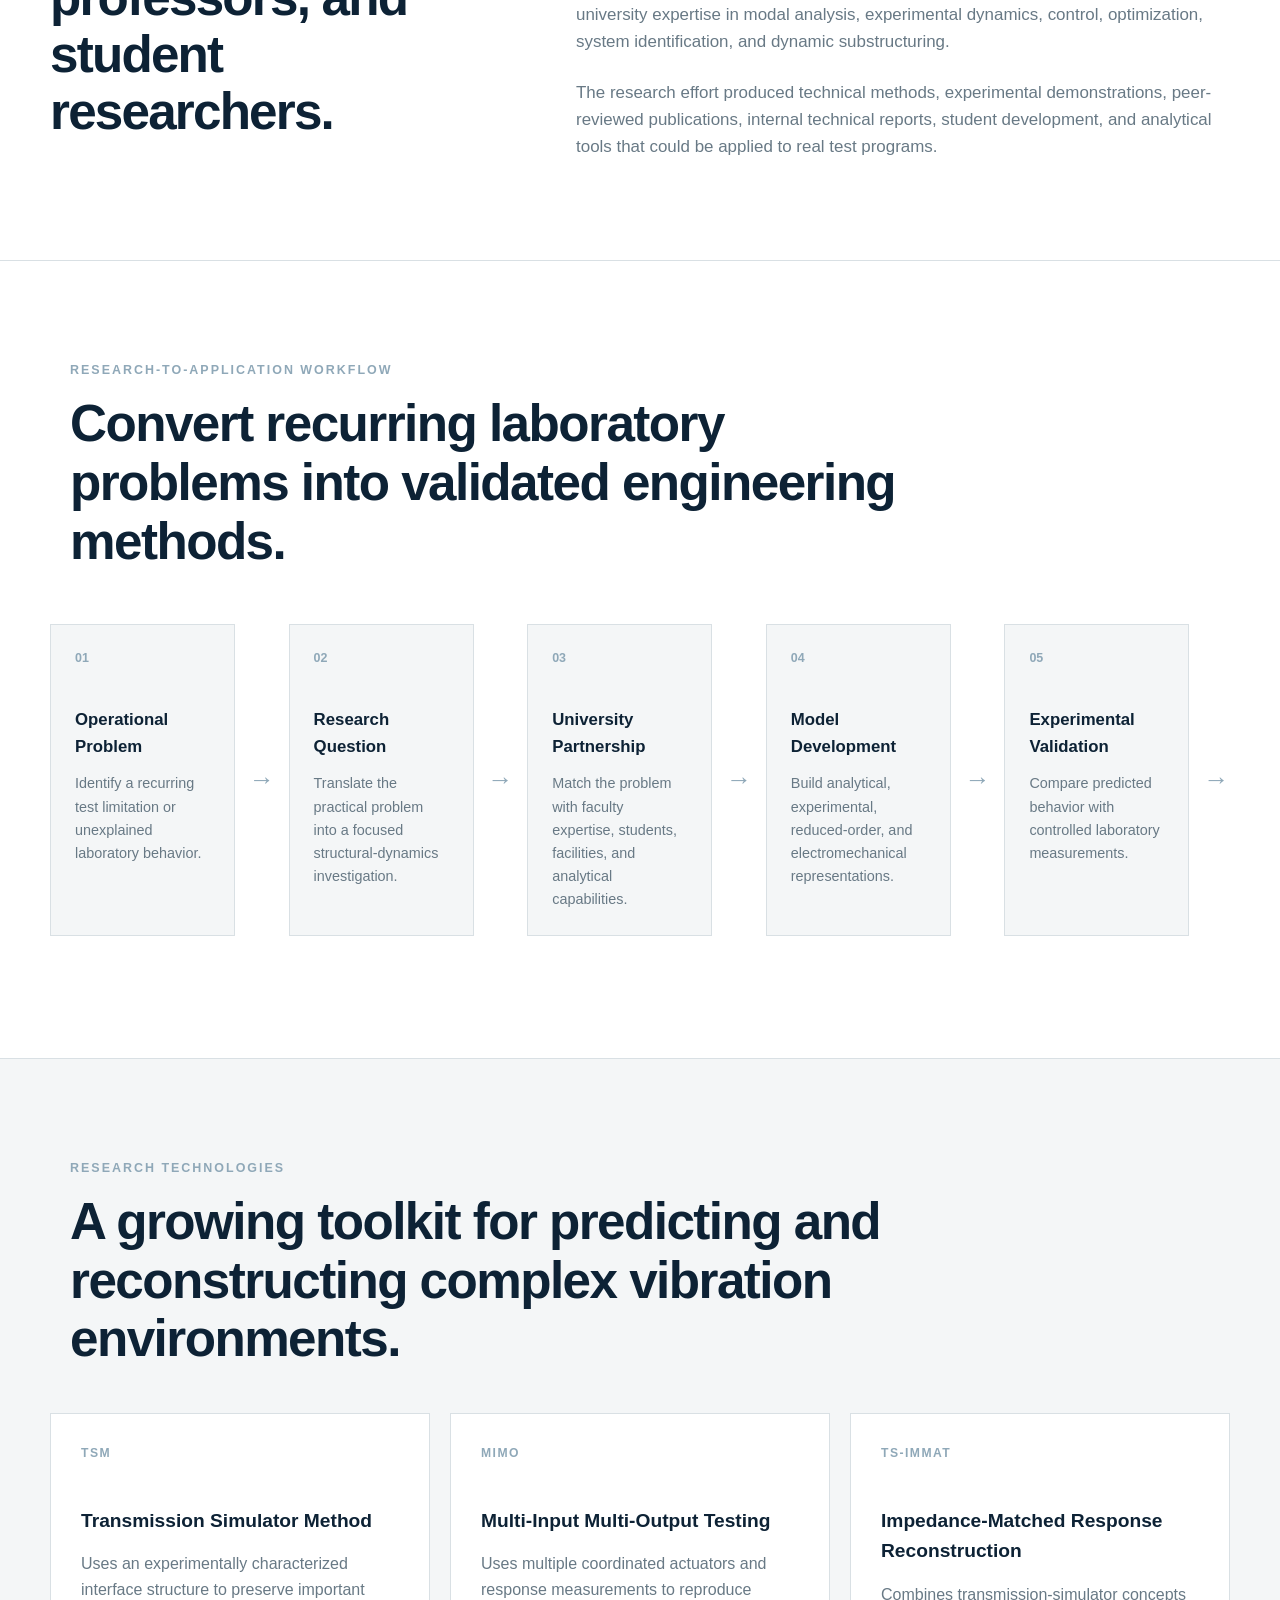
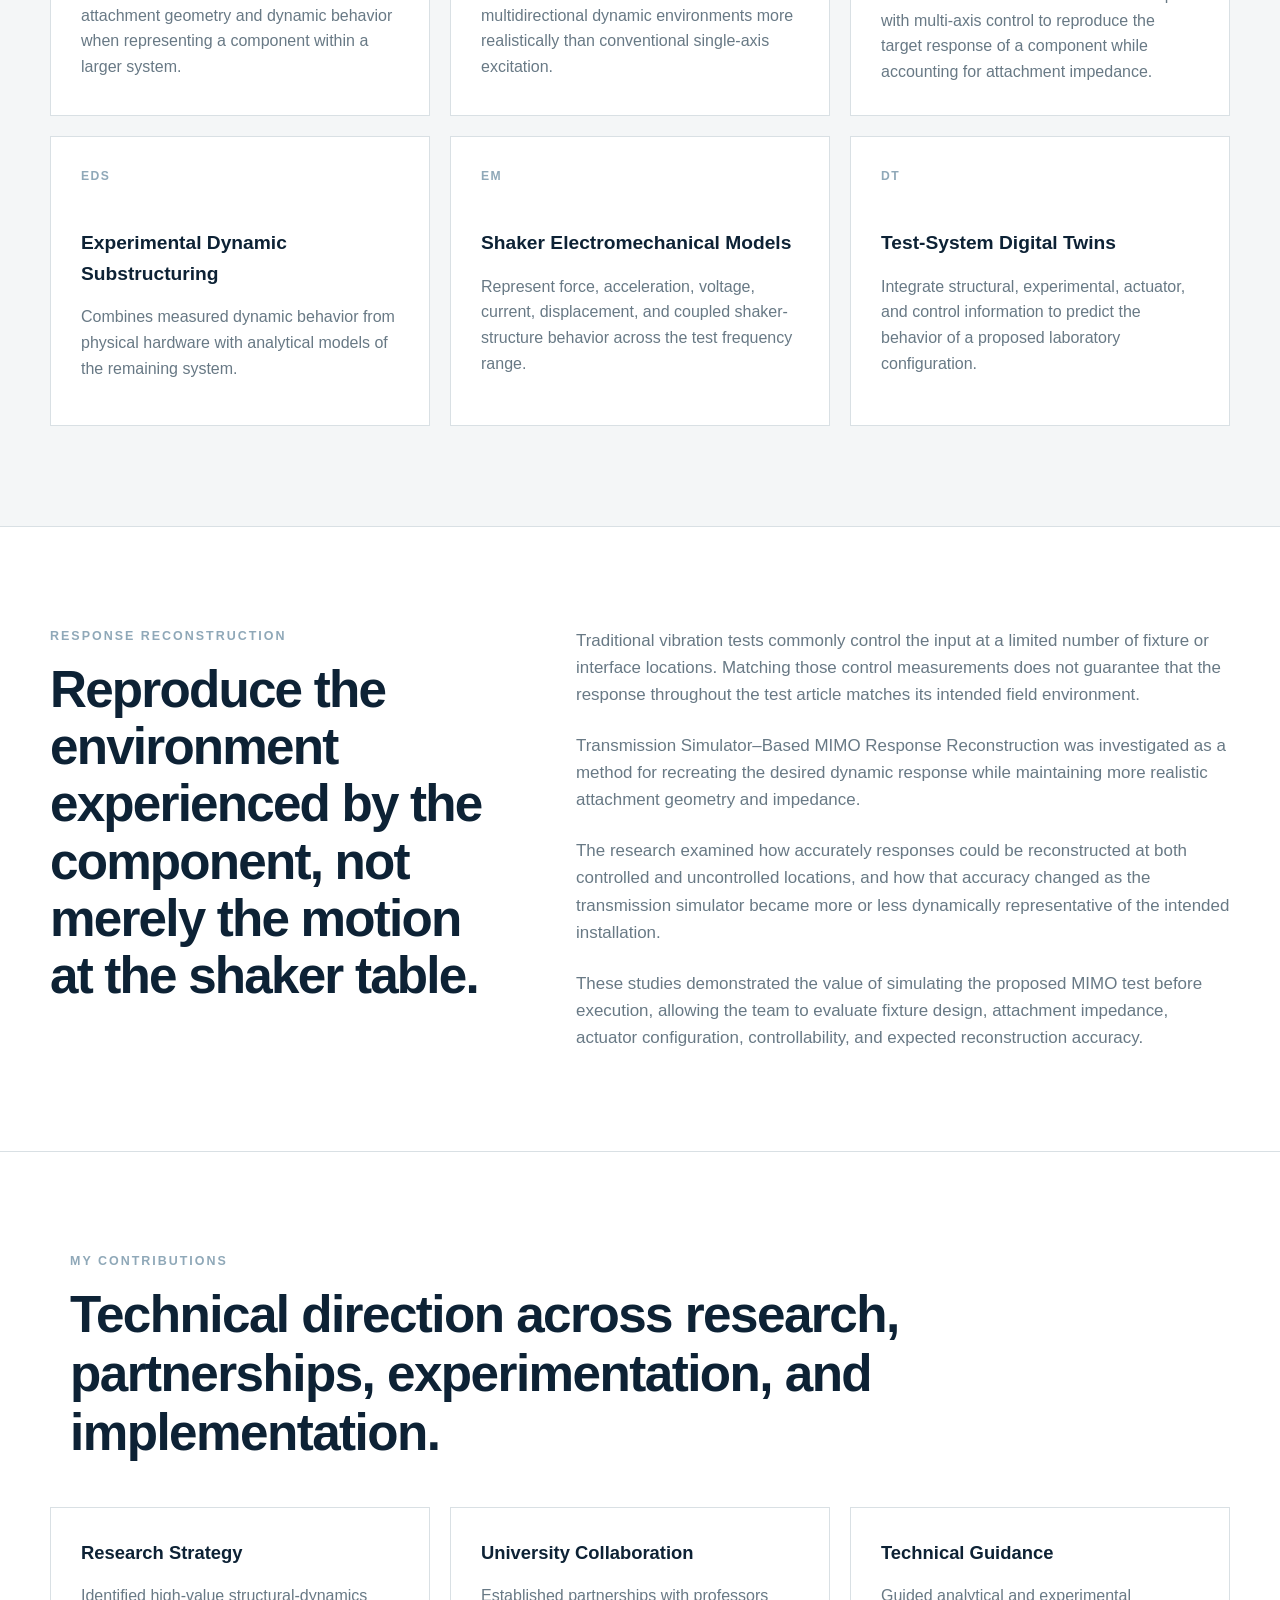
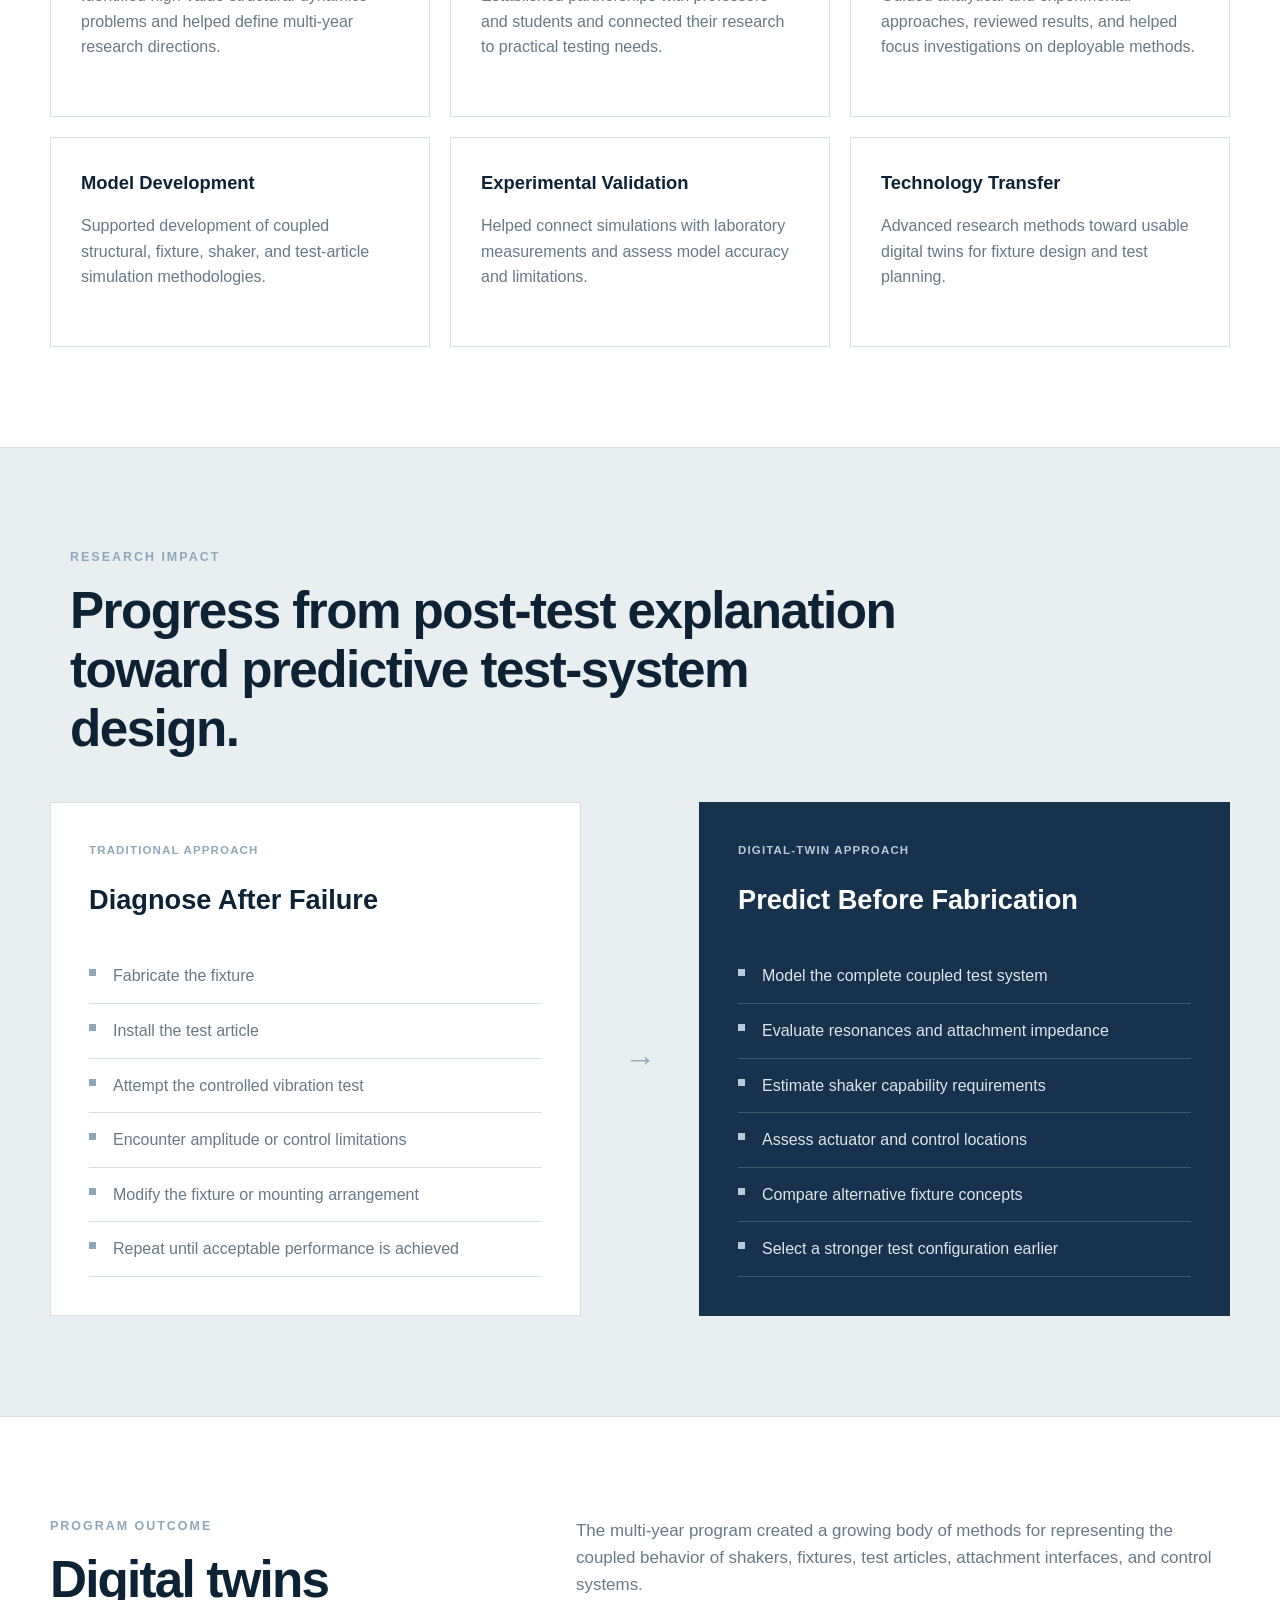
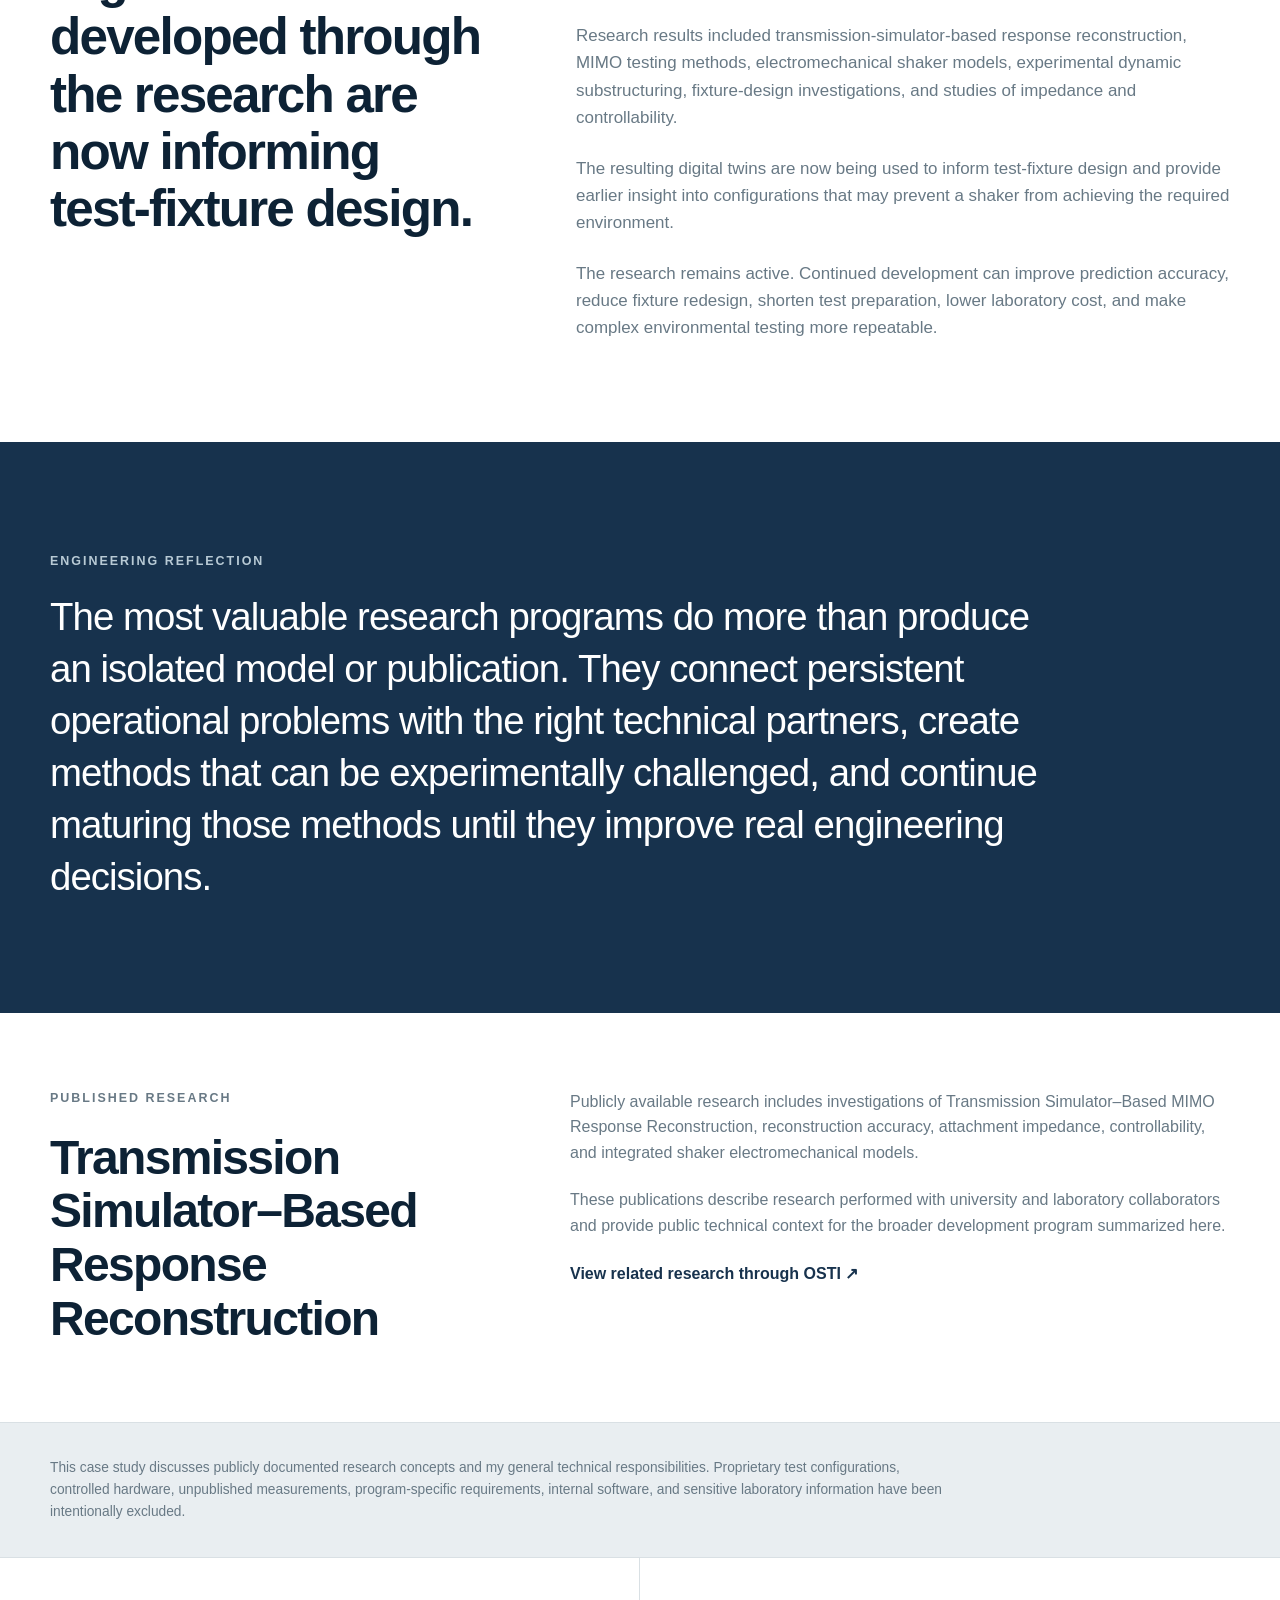
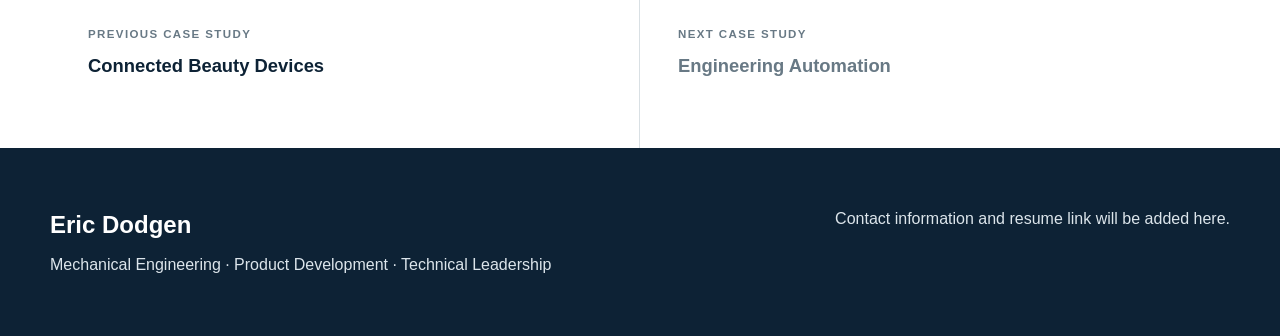
<file: challenges/simulation-technologis.html>
<!DOCTYPE html>
<html lang="en">
<head>
    <meta charset="UTF-8">

    <meta
        name="viewport"
        content="width=device-width, initial-scale=1.0"
    >

    <meta
        name="description"
        content="Structural dynamics and vibration testing research case study by Eric Dodgen, covering electrodynamic shaker interaction, digital twins, transmission simulators, MIMO response reconstruction, university partnerships, and test fixture design."
    >

    <title>Structural Dynamics Simulation Technologies | Eric Dodgen</title>

    <link rel="stylesheet" href="../css/styles.css">
</head>

<body>
    <header class="site-header">
        <div class="header-inner">
            <a class="site-name" href="../index.html">Eric Dodgen</a>

            <nav class="main-nav" aria-label="Main navigation">
                <a href="../index.html#challenges">Engineering Challenges</a>
                <a href="../index.html#about">About</a>
                <a href="../index.html#contact">Contact</a>
            </nav>
        </div>
    </header>

    <main>
        <section class="case-hero dynamics-case-hero">
            <div class="case-hero-inner">
                <div class="case-hero-copy">
                    <p class="eyebrow">Structural Dynamics Research</p>

                    <h1>Simulation Technologies for Dynamic Testing</h1>

                    <p class="case-subtitle">
                        Developing digital-twin methods that represent the
                        coupled behavior of electrodynamic shakers, test
                        fixtures, and test articles to improve vibration-test
                        planning and fixture design.
                    </p>

                    <div class="case-tags" aria-label="Project capabilities">
                        <span>Structural Dynamics</span>
                        <span>Digital Twins</span>
                        <span>MIMO Testing</span>
                        <span>University Research</span>
                    </div>
                </div>

                <div
                    class="dynamics-visual"
                    role="img"
                    aria-label="Abstract technical illustration of an electrodynamic shaker, fixture, test article, and frequency response"
                >
                    <div class="dynamics-grid"></div>

                    <div class="shaker-body">
                        <div class="shaker-armature"></div>
                        <div class="shaker-base"></div>
                    </div>

                    <div class="fixture-platform"></div>

                    <div class="test-article">
                        <div class="article-level article-level-one"></div>
                        <div class="article-level article-level-two"></div>
                        <div class="article-level article-level-three"></div>
                    </div>

                    <div class="response-line">
                        <span class="response-segment response-segment-one"></span>
                        <span class="response-segment response-segment-two"></span>
                        <span class="response-segment response-segment-three"></span>
                        <span class="response-segment response-segment-four"></span>
                        <span class="response-segment response-segment-five"></span>
                        <span class="response-segment response-segment-six"></span>
                    </div>

                    <div class="sensor sensor-one"></div>
                    <div class="sensor sensor-two"></div>
                    <div class="sensor sensor-three"></div>

                    <div class="feedback-path"></div>
                </div>
            </div>
        </section>

        <section class="case-section snapshot-section">
            <div class="case-container">
                <div class="section-heading compact-heading">
                    <p class="eyebrow">Research Snapshot</p>

                    <h2>
                        A multi-year research program connecting simulation,
                        laboratory testing, and fixture design.
                    </h2>
                </div>

                <div class="snapshot-grid">
                    <div class="snapshot-item">
                        <p class="snapshot-label">Research Area</p>
                        <p class="snapshot-value">
                            Structural Dynamics
                        </p>
                    </div>

                    <div class="snapshot-item">
                        <p class="snapshot-label">Application</p>
                        <p class="snapshot-value">
                            Environmental Vibration Testing
                        </p>
                    </div>

                    <div class="snapshot-item">
                        <p class="snapshot-label">Primary Role</p>
                        <p class="snapshot-value">
                            Research Direction and Technical Collaboration
                        </p>
                    </div>

                    <div class="snapshot-item">
                        <p class="snapshot-label">Program Duration</p>
                        <p class="snapshot-value">
                            Multi-Year and Continuing
                        </p>
                    </div>
                </div>
            </div>
        </section>

        <section class="case-section">
            <div class="case-container two-column-section">
                <div class="section-title-column">
                    <p class="eyebrow">The Testing Problem</p>

                    <h2>
                        A shaker may have adequate capacity and still fail to
                        reproduce the required vibration environment.
                    </h2>
                </div>

                <div class="section-copy">
                    <p>
                        Electrodynamic vibration shakers use closed-loop
                        feedback control to generate and maintain a specified
                        frequency-response environment throughout a test.
                    </p>

                    <p>
                        In practice, the control system is not always able to
                        reach the required amplitudes across the complete
                        frequency range. The limitation may result from shaker
                        capacity, fixture flexibility, test-article dynamics,
                        mounting conditions, control locations, or interaction
                        among several of these factors.
                    </p>

                    <p>
                        Changing how a test article is mounted can sometimes
                        resolve the problem. However, without a predictive
                        method, fixture and mounting changes become a costly
                        process of trial and error.
                    </p>

                    <p>
                        Conventional finite element analysis can reveal fixture
                        modes within the test frequency range, but a fixture-only
                        model does not fully represent the physical system. The
                        shaker, fixture, attachment interfaces, sensors, control
                        system, and test article all interact dynamically.
                    </p>
                </div>
            </div>
        </section>

        <section class="case-section context-section">
            <div class="case-container">
                <div class="section-heading compact-heading">
                    <p class="eyebrow">Why Conventional Analysis Falls Short</p>

                    <h2>
                        The test fixture is not an isolated structure.
                    </h2>
                </div>

                <div class="context-grid">
                    <article class="context-card">
                        <span class="context-number">01</span>
                        <h3>Coupled Dynamics</h3>

                        <p>
                            The shaker, fixture, mounting interfaces, and test
                            article alter one another’s dynamic response.
                        </p>
                    </article>

                    <article class="context-card">
                        <span class="context-number">02</span>
                        <h3>Control Interaction</h3>

                        <p>
                            Feedback control responds to measured accelerations,
                            so sensor location and structural modes influence
                            the commanded input.
                        </p>
                    </article>

                    <article class="context-card">
                        <span class="context-number">03</span>
                        <h3>Shaker Limitations</h3>

                        <p>
                            Force, displacement, acceleration, voltage, and
                            current limits vary with frequency and loading.
                        </p>
                    </article>

                    <article class="context-card">
                        <span class="context-number">04</span>
                        <h3>Boundary Conditions</h3>

                        <p>
                            Laboratory mounting may not reproduce the impedance
                            or interface behavior experienced in the field.
                        </p>
                    </article>

                    <article class="context-card">
                        <span class="context-number">05</span>
                        <h3>Multiple Excitation Paths</h3>

                        <p>
                            Real environments can excite a component through
                            several attachment points and directions
                            simultaneously.
                        </p>
                    </article>

                    <article class="context-card">
                        <span class="context-number">06</span>
                        <h3>Limited Observability</h3>

                        <p>
                            Control accelerometers provide only a partial view
                            of the response throughout the complete test
                            article.
                        </p>
                    </article>
                </div>
            </div>
        </section>

        <section class="case-section">
            <div class="case-container two-column-section">
                <div class="section-title-column">
                    <p class="eyebrow">Research Vision</p>

                    <h2>
                        Replace fixture-design trial and error with a predictive
                        digital representation of the complete test.
                    </h2>
                </div>

                <div class="section-copy">
                    <p>
                        The research program sought to develop models that
                        included the important dynamic behavior of the complete
                        laboratory setup rather than evaluating the fixture
                        independently.
                    </p>

                    <p>
                        These digital twins combined analytical models,
                        experimental measurements, dynamic substructuring,
                        electromechanical shaker representations, and response
                        reconstruction methods.
                    </p>

                    <p>
                        The objective was to predict whether a proposed
                        configuration could reproduce the desired test
                        environment before committing to fixture fabrication
                        and full laboratory setup.
                    </p>

                    <p>
                        The resulting models could also help explain failed
                        tests by identifying limiting resonances, poor attachment
                        impedance, inadequate actuator locations, unsuitable
                        control points, or shaker capability constraints.
                    </p>
                </div>
            </div>
        </section>

        <section class="case-section system-model-section">
            <div class="case-container">
                <div class="section-heading compact-heading">
                    <p class="eyebrow">The Complete Dynamic System</p>

                    <h2>
                        Test performance emerges from the interaction of every
                        subsystem.
                    </h2>
                </div>

                <div class="dynamic-system-map">
                    <article class="system-node">
                        <span>01</span>
                        <h3>Control Specification</h3>
                        <p>
                            Required response spectra, frequency range, control
                            locations, and tolerances.
                        </p>
                    </article>

                    <div class="system-connector" aria-hidden="true">→</div>

                    <article class="system-node">
                        <span>02</span>
                        <h3>Shaker System</h3>
                        <p>
                            Armature, suspension, amplifier, electrical
                            behavior, and operating limits.
                        </p>
                    </article>

                    <div class="system-connector" aria-hidden="true">→</div>

                    <article class="system-node">
                        <span>03</span>
                        <h3>Test Fixture</h3>
                        <p>
                            Structural modes, stiffness, mass distribution, and
                            attachment geometry.
                        </p>
                    </article>

                    <div class="system-connector" aria-hidden="true">→</div>

                    <article class="system-node">
                        <span>04</span>
                        <h3>Test Article</h3>
                        <p>
                            Component modes, interface forces, damping, and
                            response throughout the structure.
                        </p>
                    </article>

                    <div class="system-feedback">
                        <span>Measured Response and Feedback Control</span>
                    </div>
                </div>
            </div>
        </section>

        <section class="case-section partnership-section">
            <div class="case-container two-column-section">
                <div class="section-title-column">
                    <p class="eyebrow">Research Partnerships</p>

                    <h2>
                        Build sustained collaborations with universities,
                        professors, and student researchers.
                    </h2>
                </div>

                <div class="section-copy">
                    <p>
                        A central contribution of the program was establishing
                        and maintaining research partnerships capable of
                        addressing problems beyond the scope of routine
                        production engineering.
                    </p>

                    <p>
                        I worked with multiple universities, faculty members,
                        graduate students, internal engineers, test-laboratory
                        personnel, and subject-matter experts to identify
                        research needs and convert them into structured
                        technical investigations.
                    </p>

                    <p>
                        These collaborations combined practical knowledge of
                        environmental testing with university expertise in
                        modal analysis, experimental dynamics, control,
                        optimization, system identification, and dynamic
                        substructuring.
                    </p>

                    <p>
                        The research effort produced technical methods,
                        experimental demonstrations, peer-reviewed publications,
                        internal technical reports, student development, and
                        analytical tools that could be applied to real test
                        programs.
                    </p>
                </div>
            </div>
        </section>

        <section class="case-section workflow-section">
            <div class="case-container">
                <div class="section-heading compact-heading">
                    <p class="eyebrow">Research-to-Application Workflow</p>

                    <h2>
                        Convert recurring laboratory problems into validated
                        engineering methods.
                    </h2>
                </div>

                <div class="workflow-grid">
                    <div class="workflow-step">
                        <span>01</span>
                        <h3>Operational Problem</h3>

                        <p>
                            Identify a recurring test limitation or unexplained
                            laboratory behavior.
                        </p>
                    </div>

                    <div class="workflow-arrow" aria-hidden="true">→</div>

                    <div class="workflow-step">
                        <span>02</span>
                        <h3>Research Question</h3>

                        <p>
                            Translate the practical problem into a focused
                            structural-dynamics investigation.
                        </p>
                    </div>

                    <div class="workflow-arrow" aria-hidden="true">→</div>

                    <div class="workflow-step">
                        <span>03</span>
                        <h3>University Partnership</h3>

                        <p>
                            Match the problem with faculty expertise, students,
                            facilities, and analytical capabilities.
                        </p>
                    </div>

                    <div class="workflow-arrow" aria-hidden="true">→</div>

                    <div class="workflow-step">
                        <span>04</span>
                        <h3>Model Development</h3>

                        <p>
                            Build analytical, experimental, reduced-order, and
                            electromechanical representations.
                        </p>
                    </div>

                    <div class="workflow-arrow" aria-hidden="true">→</div>

                    <div class="workflow-step">
                        <span>05</span>
                        <h3>Experimental Validation</h3>

                        <p>
                            Compare predicted behavior with controlled
                            laboratory measurements.
                        </p>
                    </div>

                    <div class="workflow-arrow" aria-hidden="true">→</div>

                    <div class="workflow-step">
                        <span>06</span>
                        <h3>Method Refinement</h3>

                        <p>
                            Study accuracy, sensitivity, controllability,
                            impedance, and practical limitations.
                        </p>
                    </div>

                    <div class="workflow-arrow" aria-hidden="true">→</div>

                    <div class="workflow-step">
                        <span>07</span>
                        <h3>Engineering Application</h3>

                        <p>
                            Apply the resulting digital twins to fixture design
                            and test planning.
                        </p>
                    </div>
                </div>
            </div>
        </section>

        <section class="case-section research-methods-section">
            <div class="case-container">
                <div class="section-heading compact-heading">
                    <p class="eyebrow">Research Technologies</p>

                    <h2>
                        A growing toolkit for predicting and reconstructing
                        complex vibration environments.
                    </h2>
                </div>

                <div class="research-method-grid">
                    <article class="research-method-card">
                        <p class="method-abbreviation">TSM</p>
                        <h3>Transmission Simulator Method</h3>

                        <p>
                            Uses an experimentally characterized interface
                            structure to preserve important attachment geometry
                            and dynamic behavior when representing a component
                            within a larger system.
                        </p>
                    </article>

                    <article class="research-method-card">
                        <p class="method-abbreviation">MIMO</p>
                        <h3>Multi-Input Multi-Output Testing</h3>

                        <p>
                            Uses multiple coordinated actuators and response
                            measurements to reproduce multidirectional dynamic
                            environments more realistically than conventional
                            single-axis excitation.
                        </p>
                    </article>

                    <article class="research-method-card">
                        <p class="method-abbreviation">TS-IMMAT</p>
                        <h3>Impedance-Matched Response Reconstruction</h3>

                        <p>
                            Combines transmission-simulator concepts with
                            multi-axis control to reproduce the target response
                            of a component while accounting for attachment
                            impedance.
                        </p>
                    </article>

                    <article class="research-method-card">
                        <p class="method-abbreviation">EDS</p>
                        <h3>Experimental Dynamic Substructuring</h3>

                        <p>
                            Combines measured dynamic behavior from physical
                            hardware with analytical models of the remaining
                            system.
                        </p>
                    </article>

                    <article class="research-method-card">
                        <p class="method-abbreviation">EM</p>
                        <h3>Shaker Electromechanical Models</h3>

                        <p>
                            Represent force, acceleration, voltage, current,
                            displacement, and coupled shaker-structure behavior
                            across the test frequency range.
                        </p>
                    </article>

                    <article class="research-method-card">
                        <p class="method-abbreviation">DT</p>
                        <h3>Test-System Digital Twins</h3>

                        <p>
                            Integrate structural, experimental, actuator, and
                            control information to predict the behavior of a
                            proposed laboratory configuration.
                        </p>
                    </article>
                </div>
            </div>
        </section>

        <section class="case-section response-reconstruction-section">
            <div class="case-container two-column-section">
                <div class="section-title-column">
                    <p class="eyebrow">Response Reconstruction</p>

                    <h2>
                        Reproduce the environment experienced by the component,
                        not merely the motion at the shaker table.
                    </h2>
                </div>

                <div class="section-copy">
                    <p>
                        Traditional vibration tests commonly control the input
                        at a limited number of fixture or interface locations.
                        Matching those control measurements does not guarantee
                        that the response throughout the test article matches
                        its intended field environment.
                    </p>

                    <p>
                        Transmission Simulator–Based MIMO Response
                        Reconstruction was investigated as a method for
                        recreating the desired dynamic response while
                        maintaining more realistic attachment geometry and
                        impedance.
                    </p>

                    <p>
                        The research examined how accurately responses could be
                        reconstructed at both controlled and uncontrolled
                        locations, and how that accuracy changed as the
                        transmission simulator became more or less dynamically
                        representative of the intended installation.
                    </p>

                    <p>
                        These studies demonstrated the value of simulating the
                        proposed MIMO test before execution, allowing the team
                        to evaluate fixture design, attachment impedance,
                        actuator configuration, controllability, and expected
                        reconstruction accuracy.
                    </p>
                </div>
            </div>
        </section>

        <section class="case-section context-section">
            <div class="case-container">
                <div class="section-heading compact-heading">
                    <p class="eyebrow">My Contributions</p>

                    <h2>
                        Technical direction across research, partnerships,
                        experimentation, and implementation.
                    </h2>
                </div>

                <div class="contribution-grid">
                    <article class="contribution-card">
                        <h3>Research Strategy</h3>

                        <p>
                            Identified high-value structural-dynamics problems
                            and helped define multi-year research directions.
                        </p>
                    </article>

                    <article class="contribution-card">
                        <h3>University Collaboration</h3>

                        <p>
                            Established partnerships with professors and
                            students and connected their research to practical
                            testing needs.
                        </p>
                    </article>

                    <article class="contribution-card">
                        <h3>Technical Guidance</h3>

                        <p>
                            Guided analytical and experimental approaches,
                            reviewed results, and helped focus investigations on
                            deployable methods.
                        </p>
                    </article>

                    <article class="contribution-card">
                        <h3>Model Development</h3>

                        <p>
                            Supported development of coupled structural,
                            fixture, shaker, and test-article simulation
                            methodologies.
                        </p>
                    </article>

                    <article class="contribution-card">
                        <h3>Experimental Validation</h3>

                        <p>
                            Helped connect simulations with laboratory
                            measurements and assess model accuracy and
                            limitations.
                        </p>
                    </article>

                    <article class="contribution-card">
                        <h3>Technology Transfer</h3>

                        <p>
                            Advanced research methods toward usable digital
                            twins for fixture design and test planning.
                        </p>
                    </article>
                </div>
            </div>
        </section>

        <section class="case-section research-impact-section">
            <div class="case-container">
                <div class="section-heading compact-heading">
                    <p class="eyebrow">Research Impact</p>

                    <h2>
                        Progress from post-test explanation toward predictive
                        test-system design.
                    </h2>
                </div>

                <div class="impact-comparison">
                    <article class="impact-column">
                        <p class="impact-label">Traditional Approach</p>
                        <h3>Diagnose After Failure</h3>

                        <ul>
                            <li>Fabricate the fixture</li>
                            <li>Install the test article</li>
                            <li>Attempt the controlled vibration test</li>
                            <li>Encounter amplitude or control limitations</li>
                            <li>Modify the fixture or mounting arrangement</li>
                            <li>Repeat until acceptable performance is achieved</li>
                        </ul>
                    </article>

                    <div class="impact-transition" aria-hidden="true">→</div>

                    <article class="impact-column impact-column-highlight">
                        <p class="impact-label">Digital-Twin Approach</p>
                        <h3>Predict Before Fabrication</h3>

                        <ul>
                            <li>Model the complete coupled test system</li>
                            <li>Evaluate resonances and attachment impedance</li>
                            <li>Estimate shaker capability requirements</li>
                            <li>Assess actuator and control locations</li>
                            <li>Compare alternative fixture concepts</li>
                            <li>Select a stronger test configuration earlier</li>
                        </ul>
                    </article>
                </div>
            </div>
        </section>

        <section class="case-section outcome-section">
            <div class="case-container two-column-section">
                <div class="section-title-column">
                    <p class="eyebrow">Program Outcome</p>

                    <h2>
                        Digital twins developed through the research are now
                        informing test-fixture design.
                    </h2>
                </div>

                <div class="section-copy">
                    <p>
                        The multi-year program created a growing body of methods
                        for representing the coupled behavior of shakers,
                        fixtures, test articles, attachment interfaces, and
                        control systems.
                    </p>

                    <p>
                        Research results included transmission-simulator-based
                        response reconstruction, MIMO testing methods,
                        electromechanical shaker models, experimental dynamic
                        substructuring, fixture-design investigations, and
                        studies of impedance and controllability.
                    </p>

                    <p>
                        The resulting digital twins are now being used to inform
                        test-fixture design and provide earlier insight into
                        configurations that may prevent a shaker from achieving
                        the required environment.
                    </p>

                    <p>
                        The research remains active. Continued development can
                        improve prediction accuracy, reduce fixture redesign,
                        shorten test preparation, lower laboratory cost, and
                        make complex environmental testing more repeatable.
                    </p>
                </div>
            </div>
        </section>

        <section class="reflection-section">
            <div class="case-container">
                <p class="eyebrow">Engineering Reflection</p>

                <blockquote>
                    The most valuable research programs do more than produce an
                    isolated model or publication. They connect persistent
                    operational problems with the right technical partners,
                    create methods that can be experimentally challenged, and
                    continue maturing those methods until they improve real
                    engineering decisions.
                </blockquote>
            </div>
        </section>

        <section class="public-research-note">
            <div class="case-container">
                <div>
                    <p class="eyebrow">Published Research</p>
                    <h2>Transmission Simulator–Based Response Reconstruction</h2>
                </div>

                <div>
                    <p>
                        Publicly available research includes investigations of
                        Transmission Simulator–Based MIMO Response
                        Reconstruction, reconstruction accuracy, attachment
                        impedance, controllability, and integrated shaker
                        electromechanical models.
                    </p>

                    <p>
                        These publications describe research performed with
                        university and laboratory collaborators and provide
                        public technical context for the broader development
                        program summarized here.
                    </p>

                    <a
                        href="https://www.osti.gov/biblio/2462852"
                        target="_blank"
                        rel="noopener noreferrer"
                    >
                        View related research through OSTI
                    </a>
                </div>
            </div>
        </section>

        <section class="confidentiality-note">
            <div class="case-container">
                <p>
                    This case study discusses publicly documented research
                    concepts and my general technical responsibilities.
                    Proprietary test configurations, controlled hardware,
                    unpublished measurements, program-specific requirements,
                    internal software, and sensitive laboratory information
                    have been intentionally excluded.
                </p>
            </div>
        </section>

        <nav class="case-navigation" aria-label="Case study navigation">
            <div class="case-container">
                <a href="consumer-products.html">
                    <span>Previous Case Study</span>
                    Connected Beauty Devices
                </a>

                <div class="next-case-placeholder">
                    <span>Next Case Study</span>
                    Engineering Automation
                </div>
            </div>
        </nav>
    </main>

    <footer class="site-footer" id="contact">
        <div>
            <h2>Eric Dodgen</h2>

            <p>
                Mechanical Engineering · Product Development · Technical Leadership
            </p>
        </div>

        <p>
            Contact information and resume link will be added here.
        </p>
    </footer>
</body>
</html>
</file>
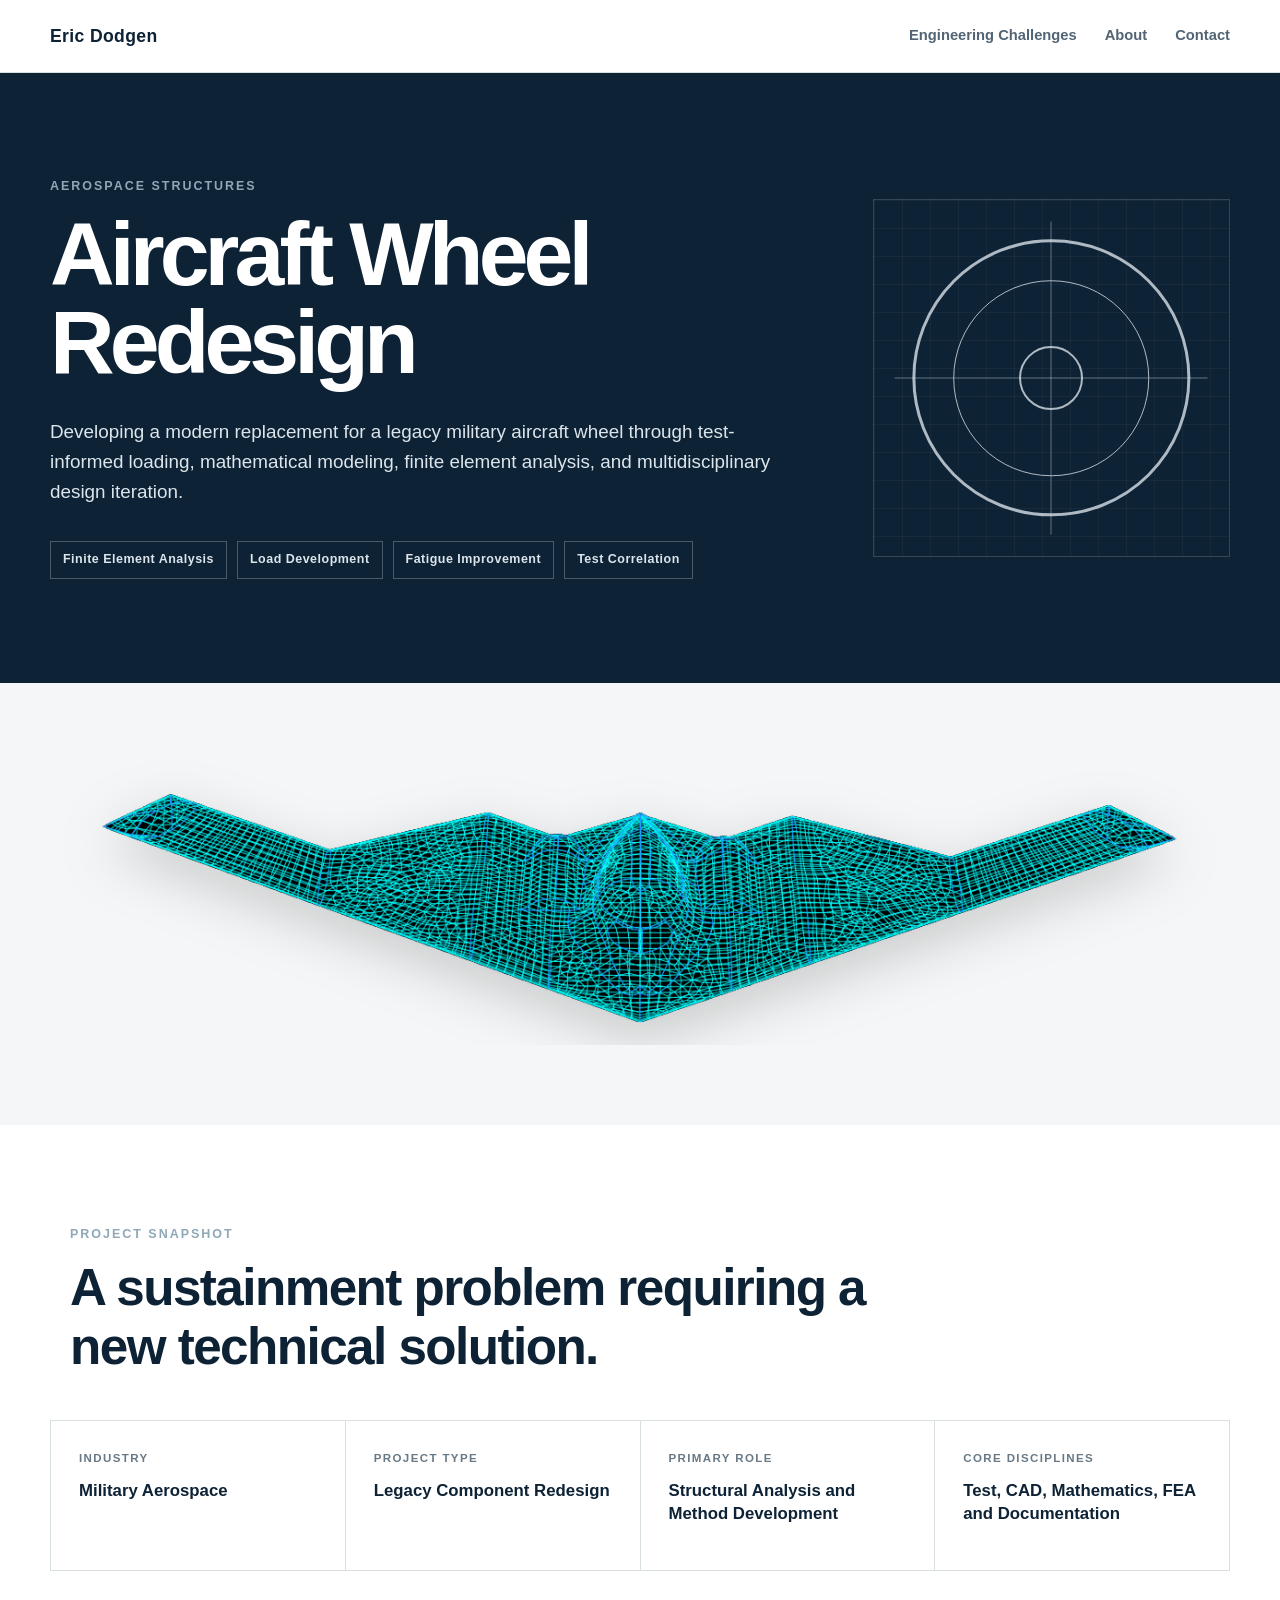
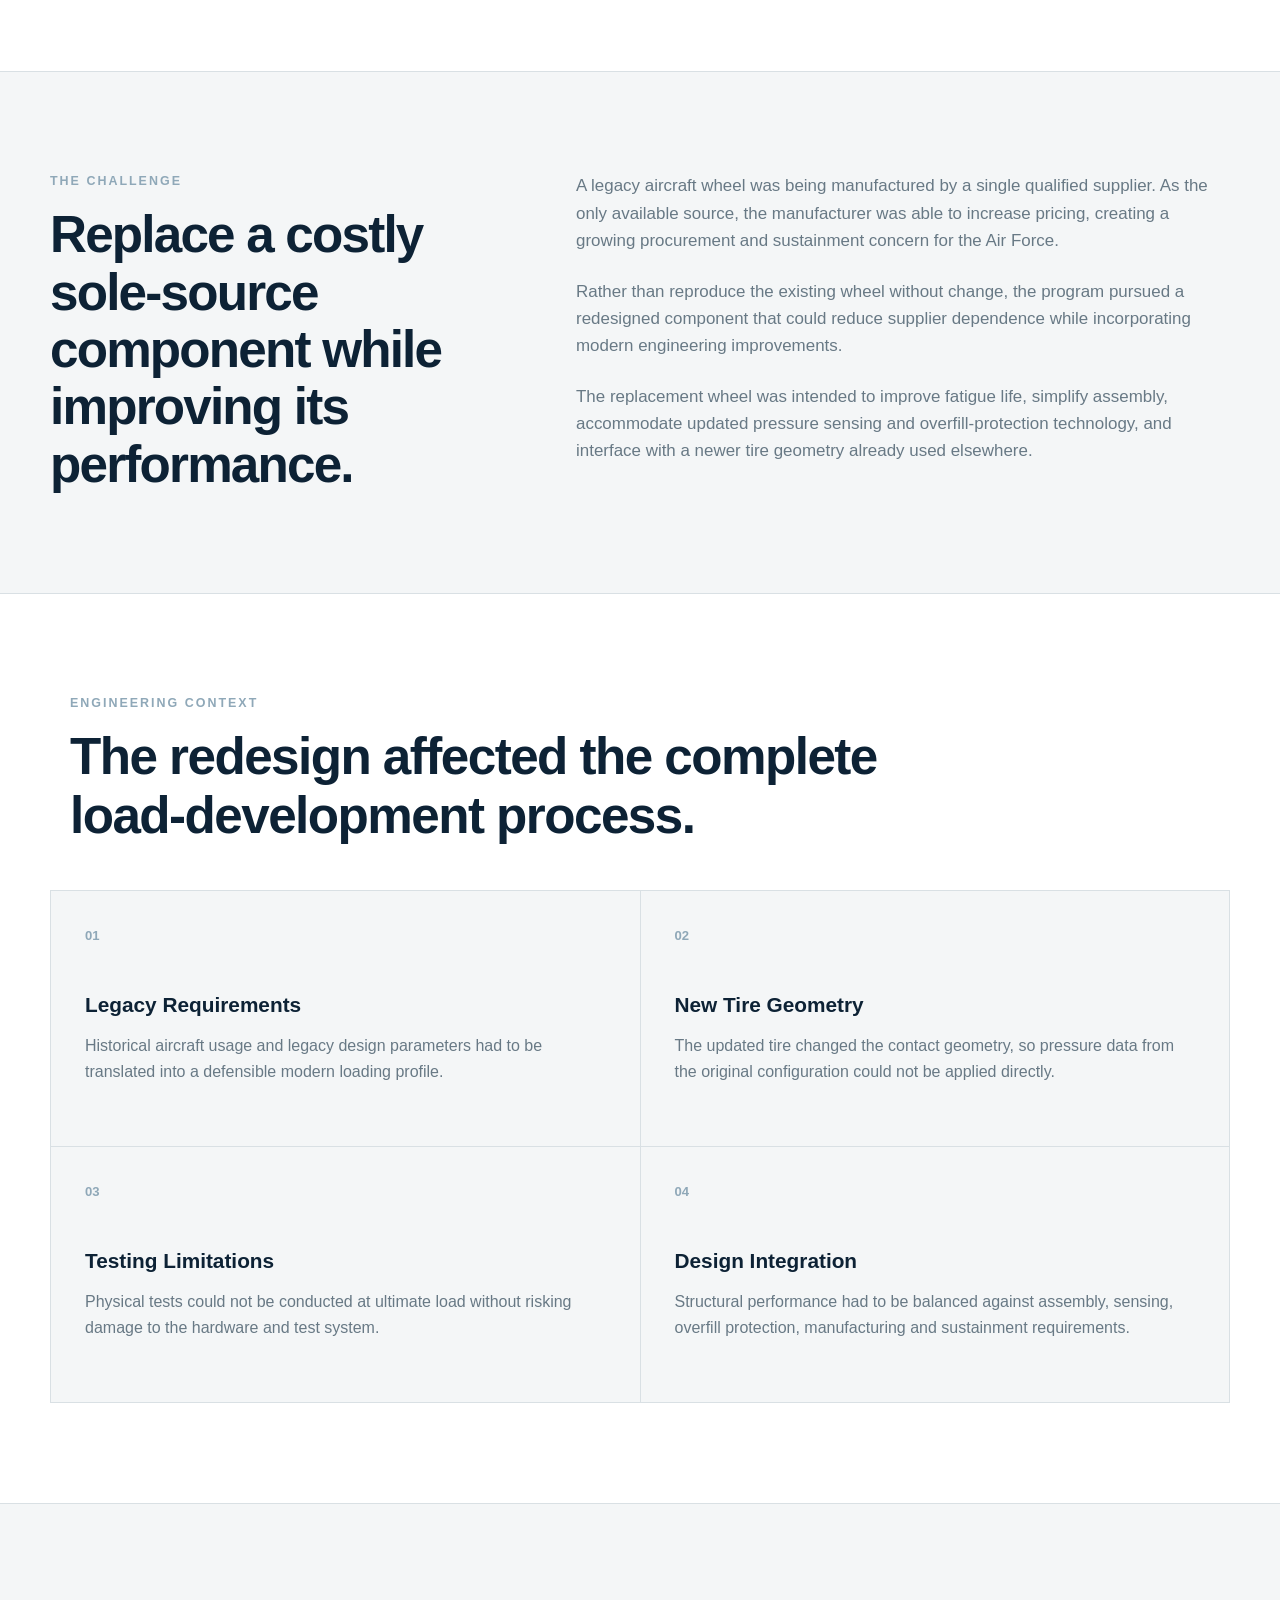
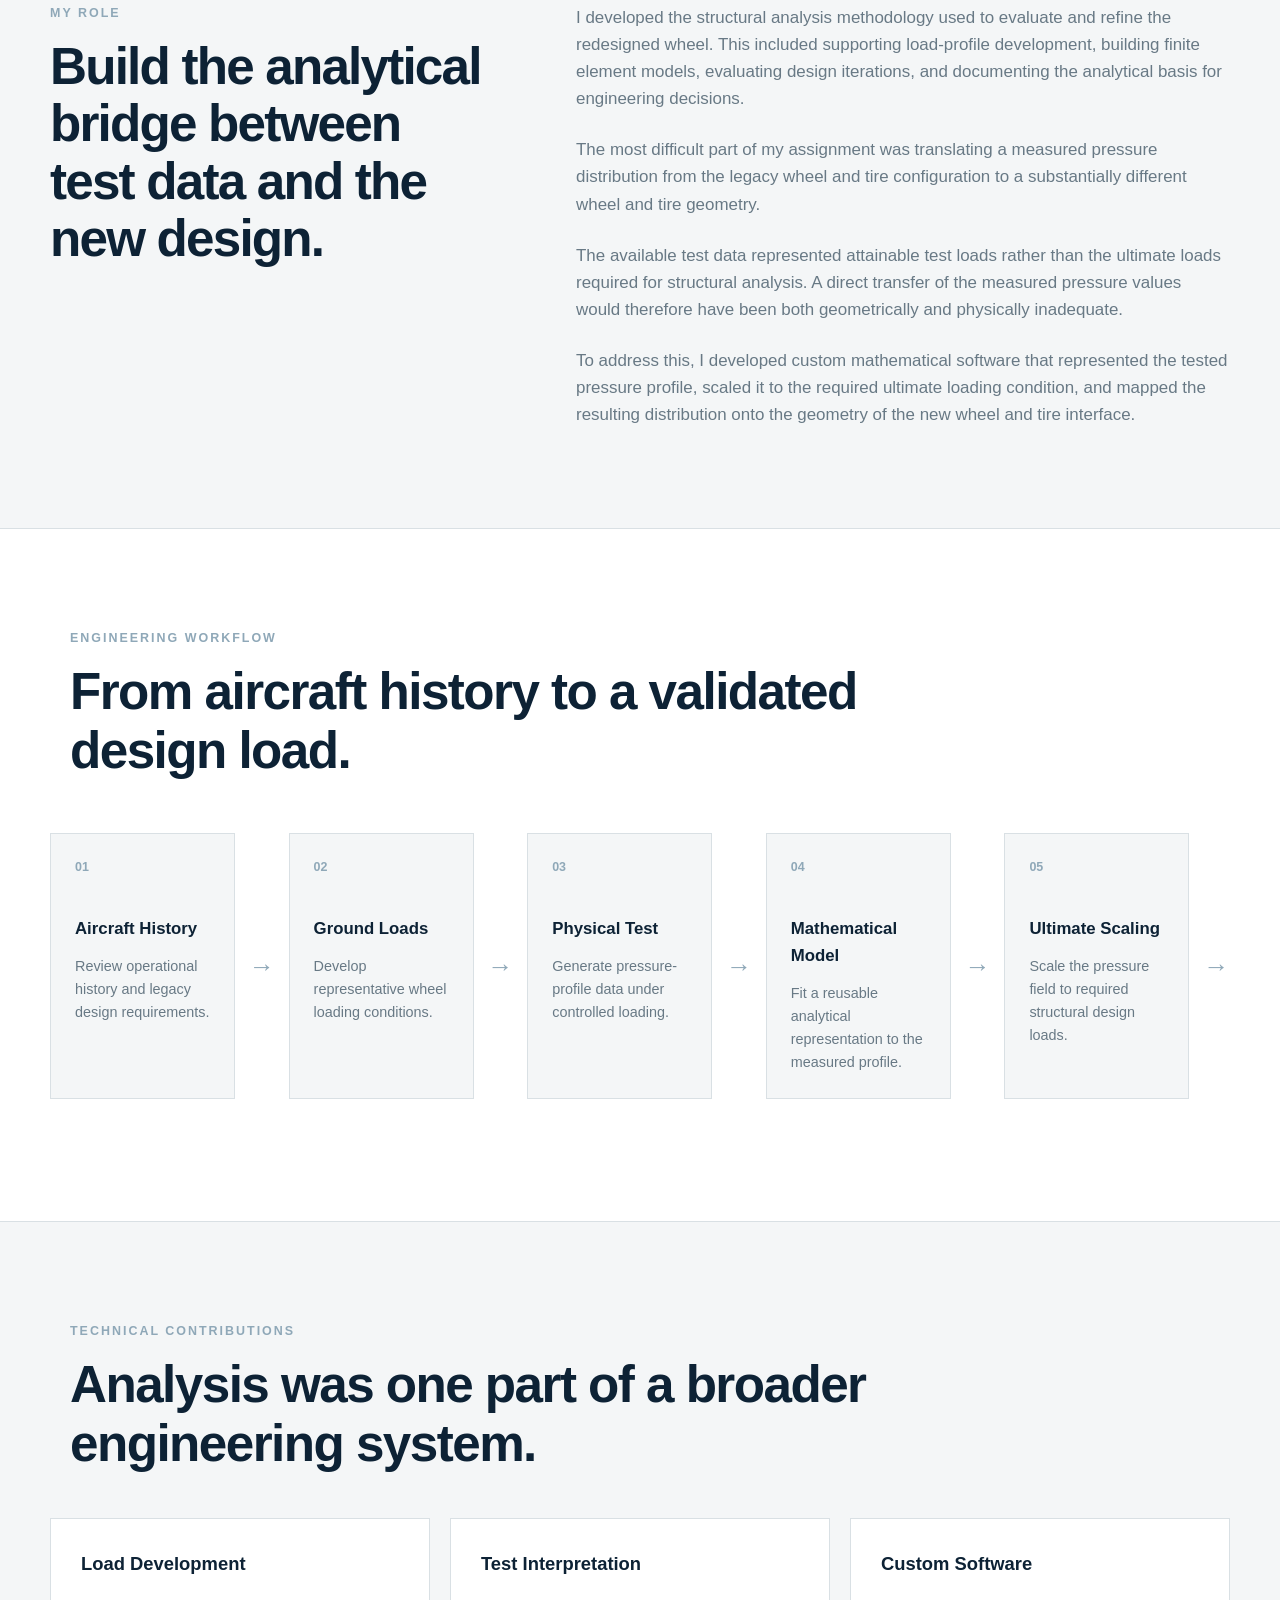
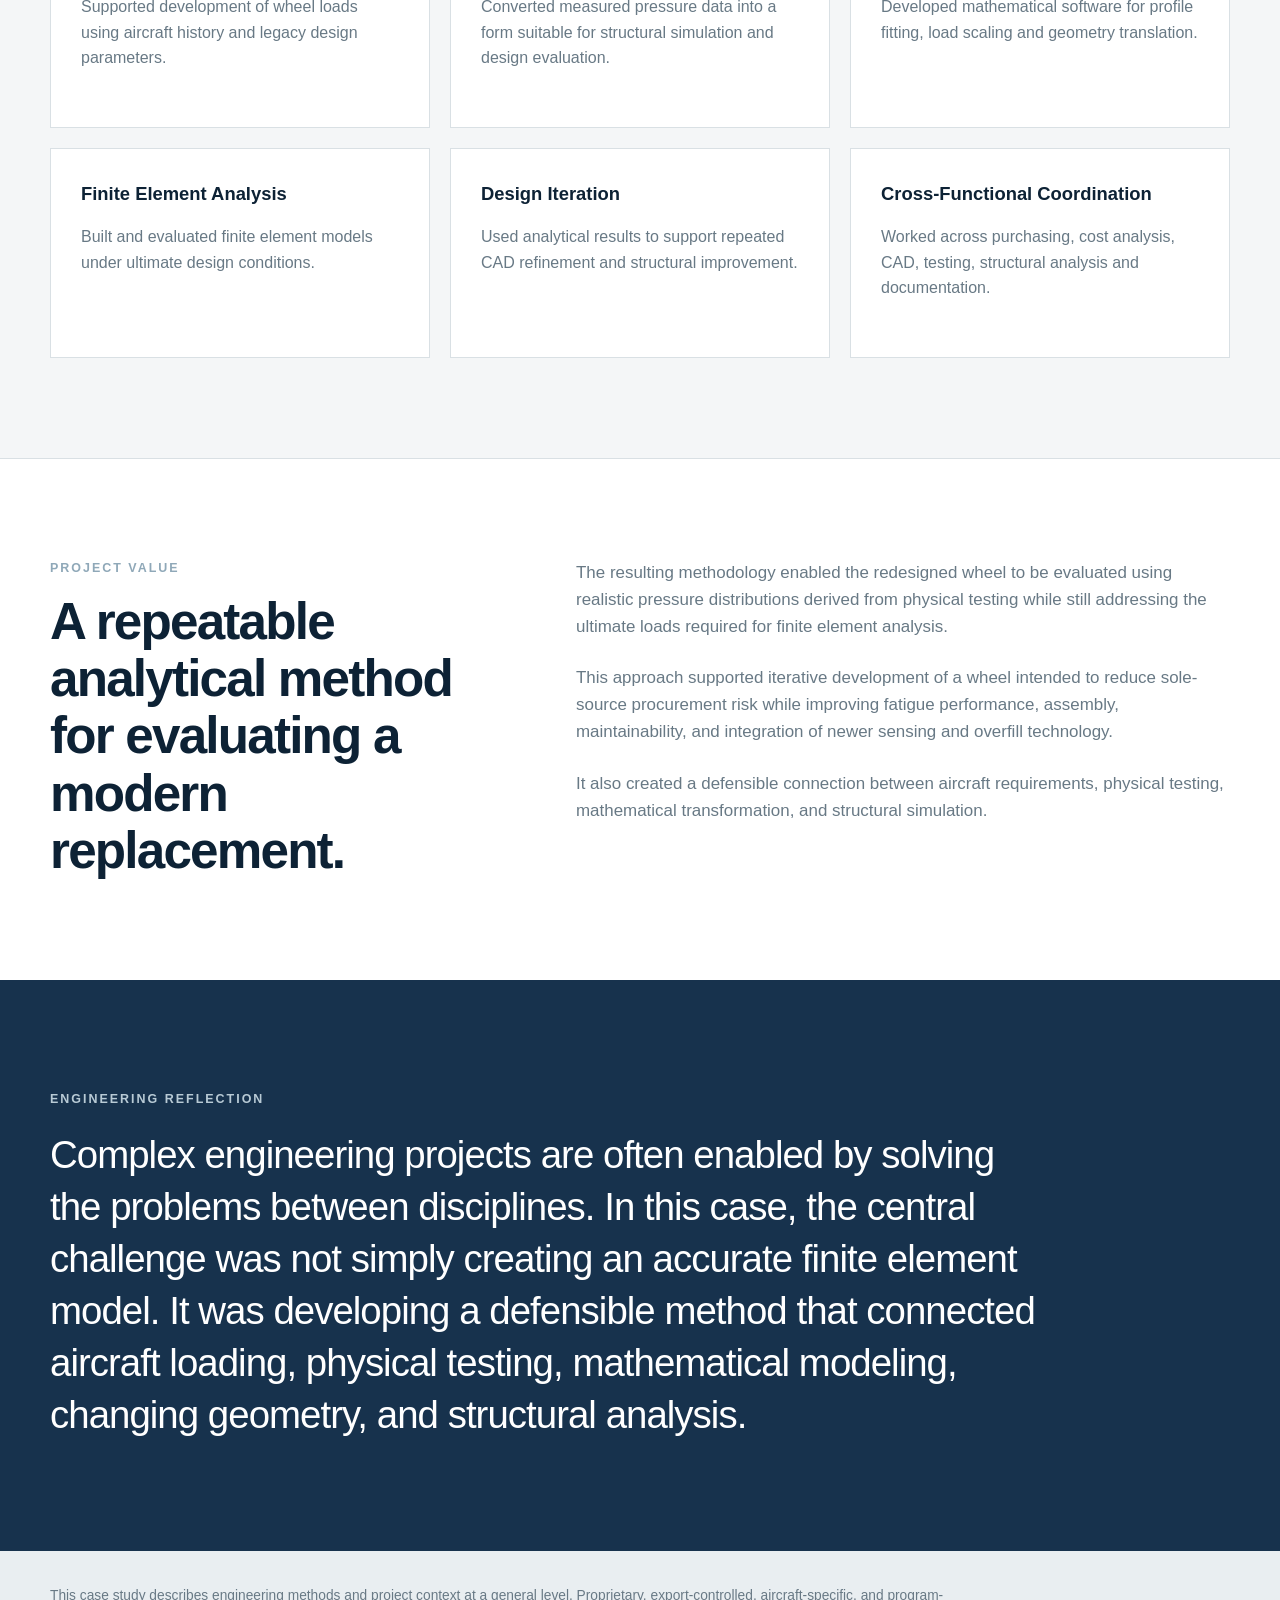
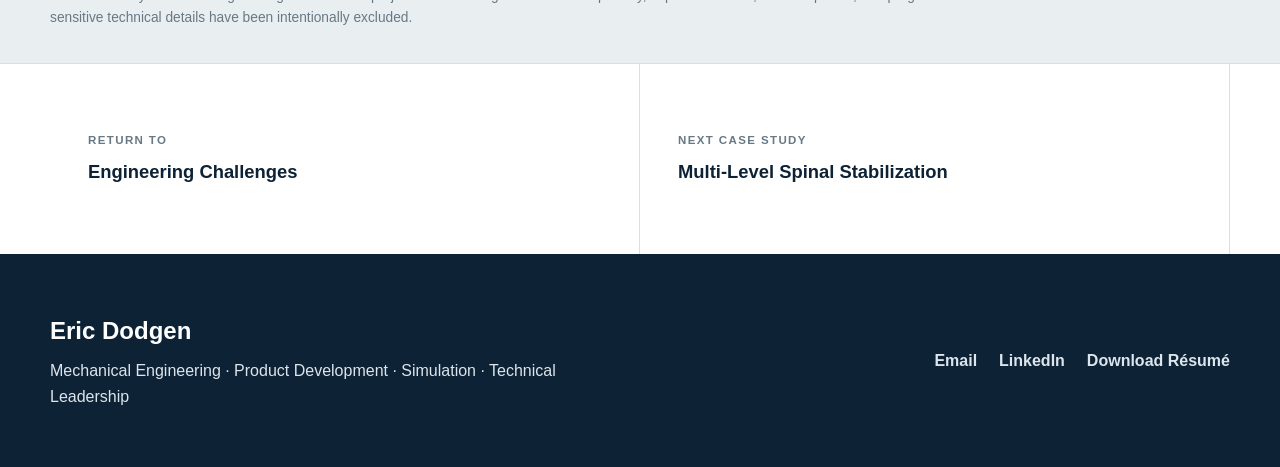
<file: challenges/wheel-redesign.html>
<!DOCTYPE html>
<html lang="en">
<head>
    <meta charset="UTF-8">

    <meta
        name="viewport"
        content="width=device-width, initial-scale=1.0"
    >

    <meta
        name="description"
        content="Aircraft wheel redesign engineering case study by Eric Dodgen, covering load development, pressure-profile translation, finite element analysis, testing, and multidisciplinary product development."
    >

    <title>Aircraft Wheel Redesign | Eric Dodgen</title>

    <link rel="stylesheet" href="../css/styles.css">
</head>

<body>
    <header class="site-header">
        <div class="header-inner">
            <a class="site-name" href="../index.html">Eric Dodgen</a>

            <nav class="main-nav" aria-label="Main navigation">
                <a href="../index.html#challenges">Engineering Challenges</a>
                <a href="../index.html#about">About</a>
                <a href="../index.html#contact">Contact</a>
            </nav>
        </div>
    </header>

    <main>
        <section class="case-hero">
            <div class="case-hero-inner">
                <div class="case-hero-copy">
                    <p class="eyebrow">Aerospace Structures</p>

                    <h1>Aircraft Wheel Redesign</h1>

                    <p class="case-subtitle">
                        Developing a modern replacement for a legacy military
                        aircraft wheel through test-informed loading,
                        mathematical modeling, finite element analysis, and
                        multidisciplinary design iteration.
                    </p>

                    <div class="case-tags" aria-label="Project capabilities">
                        <span>Finite Element Analysis</span>
                        <span>Load Development</span>
                        <span>Fatigue Improvement</span>
                        <span>Test Correlation</span>
                    </div>
                </div>

                <div
                    class="wheel-visual"
                    role="img"
                    aria-label="Abstract technical illustration of an aircraft wheel"
                >
                    <div class="wheel-ring wheel-ring-outer"></div>
                    <div class="wheel-ring wheel-ring-middle"></div>
                    <div class="wheel-ring wheel-ring-inner"></div>
                    <div class="wheel-axis horizontal-axis"></div>
                    <div class="wheel-axis vertical-axis"></div>
                </div>
            </div>
        </section>
        <div class="challenge-hero-image">
            <img
                src="../images/FEMAirplaneNB.png"
                alt="White aircraft finite element mesh on a navy blueprint background"
            >
        </div>
        <section class="case-section snapshot-section">
            <div class="case-container">
                <div class="section-heading compact-heading">
                    <p class="eyebrow">Project Snapshot</p>
                    <h2>A sustainment problem requiring a new technical solution.</h2>
                </div>

                <div class="snapshot-grid">
                    <div class="snapshot-item">
                        <p class="snapshot-label">Industry</p>
                        <p class="snapshot-value">Military Aerospace</p>
                    </div>

                    <div class="snapshot-item">
                        <p class="snapshot-label">Project Type</p>
                        <p class="snapshot-value">Legacy Component Redesign</p>
                    </div>

                    <div class="snapshot-item">
                        <p class="snapshot-label">Primary Role</p>
                        <p class="snapshot-value">Structural Analysis and Method Development</p>
                    </div>

                    <div class="snapshot-item">
                        <p class="snapshot-label">Core Disciplines</p>
                        <p class="snapshot-value">Test, CAD, Mathematics, FEA and Documentation</p>
                    </div>
                </div>
            </div>
        </section>

        <section class="case-section">
            <div class="case-container two-column-section">
                <div class="section-title-column">
                    <p class="eyebrow">The Challenge</p>
                    <h2>Replace a costly sole-source component while improving its performance.</h2>
                </div>

                <div class="section-copy">
                    <p>
                        A legacy aircraft wheel was being manufactured by a
                        single qualified supplier. As the only available source,
                        the manufacturer was able to increase pricing, creating
                        a growing procurement and sustainment concern for the
                        Air Force.
                    </p>

                    <p>
                        Rather than reproduce the existing wheel without change,
                        the program pursued a redesigned component that could
                        reduce supplier dependence while incorporating modern
                        engineering improvements.
                    </p>

                    <p>
                        The replacement wheel was intended to improve fatigue
                        life, simplify assembly, accommodate updated pressure
                        sensing and overfill-protection technology, and interface
                        with a newer tire geometry already used elsewhere.
                    </p>
                </div>
            </div>
        </section>

        <section class="case-section context-section">
            <div class="case-container">
                <div class="section-heading compact-heading">
                    <p class="eyebrow">Engineering Context</p>
                    <h2>The redesign affected the complete load-development process.</h2>
                </div>

                <div class="context-grid">
                    <article class="context-card">
                        <span class="context-number">01</span>
                        <h3>Legacy Requirements</h3>
                        <p>
                            Historical aircraft usage and legacy design
                            parameters had to be translated into a defensible
                            modern loading profile.
                        </p>
                    </article>

                    <article class="context-card">
                        <span class="context-number">02</span>
                        <h3>New Tire Geometry</h3>
                        <p>
                            The updated tire changed the contact geometry, so
                            pressure data from the original configuration could
                            not be applied directly.
                        </p>
                    </article>

                    <article class="context-card">
                        <span class="context-number">03</span>
                        <h3>Testing Limitations</h3>
                        <p>
                            Physical tests could not be conducted at ultimate
                            load without risking damage to the hardware and test
                            system.
                        </p>
                    </article>

                    <article class="context-card">
                        <span class="context-number">04</span>
                        <h3>Design Integration</h3>
                        <p>
                            Structural performance had to be balanced against
                            assembly, sensing, overfill protection, manufacturing
                            and sustainment requirements.
                        </p>
                    </article>
                </div>
            </div>
        </section>

        <section class="case-section">
            <div class="case-container two-column-section">
                <div class="section-title-column">
                    <p class="eyebrow">My Role</p>
                    <h2>Build the analytical bridge between test data and the new design.</h2>
                </div>

                <div class="section-copy">
                    <p>
                        I developed the structural analysis methodology used to
                        evaluate and refine the redesigned wheel. This included
                        supporting load-profile development, building finite
                        element models, evaluating design iterations, and
                        documenting the analytical basis for engineering
                        decisions.
                    </p>

                    <p>
                        The most difficult part of my assignment was translating
                        a measured pressure distribution from the legacy wheel
                        and tire configuration to a substantially different
                        wheel and tire geometry.
                    </p>

                    <p>
                        The available test data represented attainable test
                        loads rather than the ultimate loads required for
                        structural analysis. A direct transfer of the measured
                        pressure values would therefore have been both
                        geometrically and physically inadequate.
                    </p>

                    <p>
                        To address this, I developed custom mathematical software
                        that represented the tested pressure profile, scaled it
                        to the required ultimate loading condition, and mapped
                        the resulting distribution onto the geometry of the new
                        wheel and tire interface.
                    </p>
                </div>
            </div>
        </section>

        <section class="case-section workflow-section">
            <div class="case-container">
                <div class="section-heading compact-heading">
                    <p class="eyebrow">Engineering Workflow</p>
                    <h2>From aircraft history to a validated design load.</h2>
                </div>

                <div class="workflow-grid">
                    <div class="workflow-step">
                        <span>01</span>
                        <h3>Aircraft History</h3>
                        <p>
                            Review operational history and legacy design
                            requirements.
                        </p>
                    </div>

                    <div class="workflow-arrow" aria-hidden="true">→</div>

                    <div class="workflow-step">
                        <span>02</span>
                        <h3>Ground Loads</h3>
                        <p>
                            Develop representative wheel loading conditions.
                        </p>
                    </div>

                    <div class="workflow-arrow" aria-hidden="true">→</div>

                    <div class="workflow-step">
                        <span>03</span>
                        <h3>Physical Test</h3>
                        <p>
                            Generate pressure-profile data under controlled
                            loading.
                        </p>
                    </div>

                    <div class="workflow-arrow" aria-hidden="true">→</div>

                    <div class="workflow-step">
                        <span>04</span>
                        <h3>Mathematical Model</h3>
                        <p>
                            Fit a reusable analytical representation to the
                            measured profile.
                        </p>
                    </div>

                    <div class="workflow-arrow" aria-hidden="true">→</div>

                    <div class="workflow-step">
                        <span>05</span>
                        <h3>Ultimate Scaling</h3>
                        <p>
                            Scale the pressure field to required structural
                            design loads.
                        </p>
                    </div>

                    <div class="workflow-arrow" aria-hidden="true">→</div>

                    <div class="workflow-step">
                        <span>06</span>
                        <h3>Geometry Translation</h3>
                        <p>
                            Map the pressure distribution to the new tire and
                            wheel geometry.
                        </p>
                    </div>

                    <div class="workflow-arrow" aria-hidden="true">→</div>

                    <div class="workflow-step">
                        <span>07</span>
                        <h3>FEA and Iteration</h3>
                        <p>
                            Evaluate structural performance and refine the
                            design.
                        </p>
                    </div>
                </div>
            </div>
        </section>

        <section class="case-section">
            <div class="case-container">
                <div class="section-heading compact-heading">
                    <p class="eyebrow">Technical Contributions</p>
                    <h2>Analysis was one part of a broader engineering system.</h2>
                </div>

                <div class="contribution-grid">
                    <article class="contribution-card">
                        <h3>Load Development</h3>
                        <p>
                            Supported development of wheel loads using aircraft
                            history and legacy design parameters.
                        </p>
                    </article>

                    <article class="contribution-card">
                        <h3>Test Interpretation</h3>
                        <p>
                            Converted measured pressure data into a form suitable
                            for structural simulation and design evaluation.
                        </p>
                    </article>

                    <article class="contribution-card">
                        <h3>Custom Software</h3>
                        <p>
                            Developed mathematical software for profile fitting,
                            load scaling and geometry translation.
                        </p>
                    </article>

                    <article class="contribution-card">
                        <h3>Finite Element Analysis</h3>
                        <p>
                            Built and evaluated finite element models under
                            ultimate design conditions.
                        </p>
                    </article>

                    <article class="contribution-card">
                        <h3>Design Iteration</h3>
                        <p>
                            Used analytical results to support repeated CAD
                            refinement and structural improvement.
                        </p>
                    </article>

                    <article class="contribution-card">
                        <h3>Cross-Functional Coordination</h3>
                        <p>
                            Worked across purchasing, cost analysis, CAD,
                            testing, structural analysis and documentation.
                        </p>
                    </article>
                </div>
            </div>
        </section>

        <section class="case-section outcome-section">
            <div class="case-container two-column-section">
                <div class="section-title-column">
                    <p class="eyebrow">Project Value</p>
                    <h2>A repeatable analytical method for evaluating a modern replacement.</h2>
                </div>

                <div class="section-copy">
                    <p>
                        The resulting methodology enabled the redesigned wheel
                        to be evaluated using realistic pressure distributions
                        derived from physical testing while still addressing the
                        ultimate loads required for finite element analysis.
                    </p>

                    <p>
                        This approach supported iterative development of a wheel
                        intended to reduce sole-source procurement risk while
                        improving fatigue performance, assembly, maintainability,
                        and integration of newer sensing and overfill technology.
                    </p>

                    <p>
                        It also created a defensible connection between aircraft
                        requirements, physical testing, mathematical
                        transformation, and structural simulation.
                    </p>
                </div>
            </div>
        </section>

        <section class="reflection-section">
            <div class="case-container">
                <p class="eyebrow">Engineering Reflection</p>

                <blockquote>
                    Complex engineering projects are often enabled by solving
                    the problems between disciplines. In this case, the central
                    challenge was not simply creating an accurate finite element
                    model. It was developing a defensible method that connected
                    aircraft loading, physical testing, mathematical modeling,
                    changing geometry, and structural analysis.
                </blockquote>
            </div>
        </section>

        <section class="confidentiality-note">
            <div class="case-container">
                <p>
                    This case study describes engineering methods and project
                    context at a general level. Proprietary, export-controlled,
                    aircraft-specific, and program-sensitive technical details
                    have been intentionally excluded.
                </p>
            </div>
        </section>

        <nav class="case-navigation" aria-label="Case study navigation">
            <div class="case-container">
                <a href="../index.html#challenges">
                    <span>Return to</span>
                    Engineering Challenges
                </a>

                <a href="orthopedic-device.html">
                    <span>Next Case Study</span>
                    Multi-Level Spinal Stabilization
                </a>
            </div>
        </nav>
    </main>

   <footer class="site-footer" id="contact">
        <div>
            <h2>Eric Dodgen</h2>
    
            <p>
                Mechanical Engineering · Product Development ·
                Simulation · Technical Leadership
            </p>
        </div>
    
        <div class="footer-links">
            <a href="mailto:erdodgen@gmail.com">
                Email
            </a>
    
            <a
                href="https://www.linkedin.com/in/eric-dodgen-a2699ba"
                target="_blank"
                rel="noopener noreferrer"
            >
                LinkedIn
            </a>
    
            <a
                href="../documents/Resume_Dodgen.pdf"
                download
            >
                Download Résumé
            </a>
        </div>
    </footer>
</body>
</html>
</file>
<file: css/styles.css>
:root {
    --navy: #17324d;
    --deep-navy: #0d2235;
    --slate: #526474;
    --text: #24313b;
    --muted-text: #687985;
    --background: #f4f6f7;
    --white: #ffffff;
    --border: #d9e0e4;
    --accent: #8fa8b8;
    --content-width: 1180px;
}

* {
    box-sizing: border-box;
}

html {
    scroll-behavior: smooth;
}

body {
    margin: 0;
    background: var(--background);
    color: var(--text);
    font-family:
        Arial,
        Helvetica,
        sans-serif;
    line-height: 1.6;
}

a {
    color: inherit;
}

.site-header {
    position: sticky;
    top: 0;
    z-index: 100;
    background: rgba(255, 255, 255, 0.96);
    border-bottom: 1px solid var(--border);
}

.header-inner {
    width: min(100% - 40px, var(--content-width));
    min-height: 72px;
    margin: 0 auto;
    display: flex;
    align-items: center;
    justify-content: space-between;
    gap: 30px;
}

.site-name {
    color: var(--deep-navy);
    font-size: 1.1rem;
    font-weight: 700;
    letter-spacing: 0.02em;
    text-decoration: none;
}

.main-nav {
    display: flex;
    align-items: center;
    gap: 28px;
}

.main-nav a {
    color: var(--slate);
    font-size: 0.92rem;
    font-weight: 600;
    text-decoration: none;
}

.main-nav a:hover {
    color: var(--navy);
}

.hero {
    min-height: 620px;
    display: flex;
    align-items: center;
    background:
        linear-gradient(
            120deg,
            rgba(13, 34, 53, 0.98),
            rgba(23, 50, 77, 0.92)
        );
}

.hero-content {
    width: min(100% - 40px, var(--content-width));
    margin: 0 auto;
    padding: 100px 0;
}

.eyebrow {
    margin: 0 0 14px;
    color: var(--accent);
    font-size: 0.78rem;
    font-weight: 700;
    letter-spacing: 0.16em;
    text-transform: uppercase;
}

.hero h1 {
    max-width: 850px;
    margin: 0;
    color: var(--white);
    font-size: clamp(2.8rem, 6vw, 5.4rem);
    font-weight: 600;
    letter-spacing: -0.04em;
    line-height: 1.04;
}

.hero-summary {
    max-width: 720px;
    margin: 30px 0 38px;
    color: #dce5eb;
    font-size: 1.15rem;
}

.primary-button {
    display: inline-block;
    padding: 14px 20px;
    background: var(--white);
    border: 1px solid var(--white);
    color: var(--deep-navy);
    font-weight: 700;
    text-decoration: none;
}

.primary-button:hover {
    background: transparent;
    color: var(--white);
}

.challenges-section {
    padding: 100px 0 90px;
    overflow: hidden;
}

.section-heading {
    width: min(100% - 40px, var(--content-width));
    margin: 0 auto 38px;
}

.section-heading h2,
.about-section h2 {
    max-width: 760px;
    margin: 0 0 18px;
    color: var(--deep-navy);
    font-size: clamp(2rem, 4vw, 3.3rem);
    font-weight: 600;
    letter-spacing: -0.03em;
    line-height: 1.15;
}

.section-heading > p:last-child {
    max-width: 720px;
    margin: 0;
    color: var(--muted-text);
}

.card-scroll {
    display: grid;
    grid-auto-flow: column;
    grid-auto-columns: minmax(310px, 390px);
    gap: 22px;
    overflow-x: auto;
    padding:
        6px
        max(20px, calc((100vw - var(--content-width)) / 2))
        28px;
    scroll-snap-type: x mandatory;
    scrollbar-width: thin;
    scrollbar-color: var(--navy) var(--border);
}

.card-scroll::-webkit-scrollbar {
    height: 10px;
}

.card-scroll::-webkit-scrollbar-track {
    background: var(--border);
}

.card-scroll::-webkit-scrollbar-thumb {
    background: var(--navy);
}

.challenge-card {
    overflow: hidden;
    background: var(--white);
    border: 1px solid var(--border);
    scroll-snap-align: start;
}

.card-image {
    position: relative;

    min-height: 210px;
    display: flex;
    align-items: flex-end;
    justify-content: flex-end;

    overflow: hidden;

    background: var(--navy);
}
.card-image img {
    width: 100%;
    height: 210px;
    object-fit: contain;
    object-position: center center;
    display: block;

    transition: transform .45s ease;
}

.card-image::after {
    content: "";
    position: absolute;
    inset: 0;

    background: linear-gradient(
        to bottom,
        rgba(0,0,0,.05),
        rgba(0,0,0,.35)
    );

    pointer-events: none;
}

.challenge-card:hover .card-image img {
    transform: scale(1.04);
}
.landing-gear {
    background:
        linear-gradient(145deg, #0d2235, #355b75);
}

.biomechanics {
    background:
        linear-gradient(145deg, #17324d, #55788b);
}

.medical-products {
    background:
        linear-gradient(145deg, #20394c, #78909c);
}

.simulation {
    background:
        linear-gradient(145deg, #10293e, #456d84);
}

.automation {
    background:
        linear-gradient(145deg, #182f43, #607d8b);
}

.leadership {
    background:
        linear-gradient(145deg, #0d2235, #6e8796);
}

.card-content {
    padding: 28px;
}

.card-category {
    margin: 0 0 10px;
    color: var(--muted-text);
    font-size: 0.75rem;
    font-weight: 700;
    letter-spacing: 0.1em;
    text-transform: uppercase;
}

.card-content h3 {
    margin: 0 0 14px;
    color: var(--deep-navy);
    font-size: 1.45rem;
    line-height: 1.25;
}

.card-content p {
    margin: 0 0 24px;
    color: var(--muted-text);
}

.card-content a {
    color: var(--navy);
    font-weight: 700;
    text-decoration: none;
}

.card-content a::after {
    content: " →";
}

.card-content a:hover {
    text-decoration: underline;
}

.scroll-note {
    width: min(100% - 40px, var(--content-width));
    margin: 14px auto 0;
    color: var(--muted-text);
    font-size: 0.85rem;
}

.about-section {
    width: min(100% - 40px, var(--content-width));
    margin: 0 auto;
    padding: 90px 0;
    display: grid;
    grid-template-columns: 1fr 1fr;
    gap: 70px;
    border-top: 1px solid var(--border);
}

.about-copy {
    padding-top: 26px;
    color: var(--muted-text);
    font-size: 1.05rem;
}

.about-copy p:first-child {
    margin-top: 0;
}

.site-footer {
    padding: 58px max(20px, calc((100vw - var(--content-width)) / 2));
    display: flex;
    justify-content: space-between;
    gap: 50px;
    background: var(--deep-navy);
    color: #dce5eb;
}

.site-footer h2 {
    margin: 0 0 8px;
    color: var(--white);
}

.site-footer p {
    max-width: 520px;
    margin: 0;
}

@media (max-width: 760px) {
    .header-inner {
        min-height: auto;
        padding: 18px 0;
        align-items: flex-start;
        flex-direction: column;
        gap: 12px;
    }

    .main-nav {
        width: 100%;
        gap: 18px;
        overflow-x: auto;
        padding-bottom: 4px;
    }

    .main-nav a {
        white-space: nowrap;
    }

    .hero {
        min-height: 540px;
    }

    .hero-content {
        padding: 80px 0;
    }

    .card-scroll {
        grid-auto-columns: minmax(280px, 84vw);
    }

    .about-section {
        grid-template-columns: 1fr;
        gap: 20px;
    }

    .about-copy {
        padding-top: 0;
    }

    .site-footer {
        flex-direction: column;
    }
}
/* =========================================================
   CASE STUDY PAGES
   ========================================================= */

.case-container {
    width: min(100% - 40px, var(--content-width));
    margin: 0 auto;
}

.case-hero {
    overflow: hidden;
    background: var(--deep-navy);
    color: var(--white);
}

.case-hero-inner {
    width: min(100% - 40px, var(--content-width));
    min-height: 610px;
    margin: 0 auto;
    display: grid;
    grid-template-columns: minmax(0, 1.35fr) minmax(320px, 0.65fr);
    align-items: center;
    gap: 80px;
    padding: 90px 0;
}

.case-hero-copy h1 {
    max-width: 780px;
    margin: 0;
    color: var(--white);
    font-size: clamp(3.2rem, 7vw, 6.4rem);
    font-weight: 600;
    letter-spacing: -0.055em;
    line-height: 0.98;
}

.case-subtitle {
    max-width: 750px;
    margin: 30px 0 34px;
    color: #dce5eb;
    font-size: 1.18rem;
}

.case-tags {
    display: flex;
    flex-wrap: wrap;
    gap: 10px;
}

.case-tags span {
    padding: 8px 12px;
    border: 1px solid rgba(255, 255, 255, 0.25);
    color: #dce5eb;
    font-size: 0.78rem;
    font-weight: 700;
    letter-spacing: 0.04em;
}

.wheel-visual {
    position: relative;
    width: min(380px, 100%);
    aspect-ratio: 1;
    margin: 0 auto;
    border: 1px solid rgba(255, 255, 255, 0.16);
    background:
        linear-gradient(
            rgba(255, 255, 255, 0.035) 1px,
            transparent 1px
        ),
        linear-gradient(
            90deg,
            rgba(255, 255, 255, 0.035) 1px,
            transparent 1px
        );
    background-size: 28px 28px;
}

.wheel-ring {
    position: absolute;
    top: 50%;
    left: 50%;
    border: 1px solid rgba(220, 229, 235, 0.78);
    border-radius: 50%;
    transform: translate(-50%, -50%);
}

.wheel-ring-outer {
    width: 78%;
    height: 78%;
    border-width: 3px;
}

.wheel-ring-middle {
    width: 55%;
    height: 55%;
}

.wheel-ring-inner {
    width: 18%;
    height: 18%;
    border-width: 2px;
}

.wheel-axis {
    position: absolute;
    top: 50%;
    left: 50%;
    background: rgba(220, 229, 235, 0.42);
    transform: translate(-50%, -50%);
}

.horizontal-axis {
    width: 88%;
    height: 1px;
}

.vertical-axis {
    width: 1px;
    height: 88%;
}

.case-section {
    padding: 100px 0;
}

.case-section + .case-section {
    border-top: 1px solid var(--border);
}

.compact-heading {
    margin-bottom: 44px;
}

.compact-heading h2 {
    max-width: 850px;
}

.snapshot-section {
    background: var(--white);
}

.snapshot-grid {
    display: grid;
    grid-template-columns: repeat(4, 1fr);
    border-top: 1px solid var(--border);
    border-left: 1px solid var(--border);
}

.snapshot-item {
    min-height: 150px;
    padding: 28px;
    border-right: 1px solid var(--border);
    border-bottom: 1px solid var(--border);
}

.snapshot-label {
    margin: 0 0 12px;
    color: var(--muted-text);
    font-size: 0.72rem;
    font-weight: 700;
    letter-spacing: 0.12em;
    text-transform: uppercase;
}

.snapshot-value {
    margin: 0;
    color: var(--deep-navy);
    font-size: 1.05rem;
    font-weight: 700;
    line-height: 1.35;
}

.two-column-section {
    display: grid;
    grid-template-columns: minmax(280px, 0.8fr) minmax(0, 1.2fr);
    gap: 90px;
}

.section-title-column h2 {
    margin: 0;
    color: var(--deep-navy);
    font-size: clamp(2rem, 4vw, 3.25rem);
    font-weight: 600;
    letter-spacing: -0.035em;
    line-height: 1.12;
}

.section-copy {
    max-width: 720px;
    color: var(--muted-text);
    font-size: 1.06rem;
}

.section-copy p {
    margin: 0 0 24px;
}

.section-copy p:last-child {
    margin-bottom: 0;
}

.context-section,
.workflow-section,
.outcome-section {
    background: var(--white);
}

.context-grid {
    display: grid;
    grid-template-columns: repeat(2, 1fr);
    gap: 1px;
    background: var(--border);
    border: 1px solid var(--border);
}

.context-card {
    min-height: 255px;
    padding: 34px;
    background: var(--background);
}

.context-number {
    display: block;
    margin-bottom: 42px;
    color: var(--accent);
    font-size: 0.82rem;
    font-weight: 700;
}

.context-card h3 {
    margin: 0 0 12px;
    color: var(--deep-navy);
    font-size: 1.3rem;
}

.context-card p {
    margin: 0;
    color: var(--muted-text);
}

.workflow-grid {
    display: flex;
    align-items: stretch;
    gap: 14px;
    overflow-x: auto;
    padding: 8px 0 22px;
}

.workflow-step {
    flex: 0 0 185px;
    min-height: 230px;
    padding: 24px;
    background: var(--background);
    border: 1px solid var(--border);
}

.workflow-step span {
    display: block;
    margin-bottom: 38px;
    color: var(--accent);
    font-size: 0.78rem;
    font-weight: 700;
}

.workflow-step h3 {
    margin: 0 0 12px;
    color: var(--deep-navy);
    font-size: 1.05rem;
}

.workflow-step p {
    margin: 0;
    color: var(--muted-text);
    font-size: 0.9rem;
}

.workflow-arrow {
    flex: 0 0 auto;
    align-self: center;
    color: var(--accent);
    font-size: 1.6rem;
}

.contribution-grid {
    display: grid;
    grid-template-columns: repeat(3, 1fr);
    gap: 20px;
}

.contribution-card {
    min-height: 210px;
    padding: 30px;
    background: var(--white);
    border: 1px solid var(--border);
}

.contribution-card h3 {
    margin: 0 0 16px;
    color: var(--deep-navy);
    font-size: 1.15rem;
}

.contribution-card p {
    margin: 0;
    color: var(--muted-text);
}

.reflection-section {
    padding: 110px 0;
    background: var(--navy);
    color: var(--white);
}

.reflection-section .eyebrow {
    color: #b8cad5;
}

.reflection-section blockquote {
    max-width: 990px;
    margin: 20px 0 0;
    color: var(--white);
    font-size: clamp(1.65rem, 3vw, 2.6rem);
    font-weight: 400;
    letter-spacing: -0.025em;
    line-height: 1.35;
}

.confidentiality-note {
    padding: 34px 0;
    background: #e9eef1;
    border-bottom: 1px solid var(--border);
}

.confidentiality-note p {
    max-width: 900px;
    margin: 0;
    color: var(--muted-text);
    font-size: 0.86rem;
}

.case-navigation {
    background: var(--white);
}

.case-navigation .case-container {
    min-height: 190px;
    display: grid;
    grid-template-columns: 1fr 1fr;
}

.case-navigation a,
.next-case-placeholder {
    display: flex;
    flex-direction: column;
    justify-content: center;
    padding: 38px;
    color: var(--deep-navy);
    font-size: 1.15rem;
    font-weight: 700;
    text-decoration: none;
}

.case-navigation a {
    border-right: 1px solid var(--border);
}

.case-navigation a:hover {
    background: var(--background);
}

.case-navigation span {
    margin-bottom: 8px;
    color: var(--muted-text);
    font-size: 0.72rem;
    font-weight: 700;
    letter-spacing: 0.12em;
    text-transform: uppercase;
}

.next-case-placeholder {
    color: var(--muted-text);
}

@media (max-width: 900px) {
    .case-hero-inner {
        grid-template-columns: 1fr;
        gap: 50px;
    }

    .wheel-visual {
        width: min(330px, 85vw);
        margin-left: 0;
    }

    .snapshot-grid {
        grid-template-columns: repeat(2, 1fr);
    }

    .two-column-section {
        grid-template-columns: 1fr;
        gap: 38px;
    }

    .contribution-grid {
        grid-template-columns: repeat(2, 1fr);
    }
}

@media (max-width: 620px) {
    .case-hero-inner {
        min-height: auto;
        padding: 75px 0;
    }

    .case-section {
        padding: 72px 0;
    }

    .snapshot-grid,
    .context-grid,
    .contribution-grid,
    .case-navigation .case-container {
        grid-template-columns: 1fr;
    }

    .case-navigation a {
        border-right: 0;
        border-bottom: 1px solid var(--border);
    }

    .case-navigation a,
    .next-case-placeholder {
        min-height: 145px;
        padding: 28px 0;
    }

    .reflection-section {
        padding: 80px 0;
    }
}
.challenge-hero-image {
    width: min(1180px, calc(100% - 48px));
    margin: 40px auto 80px;
    overflow: hidden;
    background: none;
    border: none;
    box-shadow: none;
}

.challenge-hero-image img {
    width: 100%;
    display: block;
    filter: drop-shadow(0 18px 28px rgba(0,0,0,.18));
}
@media (max-width: 700px) {
    .challenge-hero-image {
        width: calc(100% - 32px);
        margin: -10px auto 56px;
    }
}
/* =========================================================
   ORTHOPEDIC CASE STUDY
   ========================================================= */

.spine-visual {
    position: relative;
    width: min(380px, 100%);
    aspect-ratio: 1;
    margin: 0 auto;
    overflow: hidden;
    border: 1px solid rgba(255, 255, 255, 0.16);
    background:
        linear-gradient(
            rgba(255, 255, 255, 0.035) 1px,
            transparent 1px
        ),
        linear-gradient(
            90deg,
            rgba(255, 255, 255, 0.035) 1px,
            transparent 1px
        );
    background-size: 28px 28px;
}

.spine-centerline {
    position: absolute;
    top: 9%;
    bottom: 9%;
    left: 50%;
    width: 1px;
    background: rgba(220, 229, 235, 0.25);
    transform: translateX(-50%);
}

.vertebra {
    position: absolute;
    left: 50%;
    width: 42%;
    height: 13%;
    border: 2px solid rgba(220, 229, 235, 0.82);
    border-radius: 42% 42% 35% 35%;
    transform: translateX(-50%);
}

.vertebra::before,
.vertebra::after {
    position: absolute;
    top: 50%;
    width: 26%;
    height: 38%;
    border: 1px solid rgba(220, 229, 235, 0.55);
    content: "";
    transform: translateY(-50%);
}

.vertebra::before {
    right: 100%;
    border-right: 0;
}

.vertebra::after {
    left: 100%;
    border-left: 0;
}

.vertebra-one {
    top: 12%;
}

.vertebra-two {
    top: 33%;
}

.vertebra-three {
    top: 54%;
}

.vertebra-four {
    top: 75%;
}

.spine-rail {
    position: absolute;
    top: 18%;
    bottom: 14%;
    width: 4px;
    background: rgba(184, 202, 213, 0.9);
}

.spine-rail-left {
    left: 23%;
}

.spine-rail-right {
    right: 23%;
}

.spine-anchor {
    position: absolute;
    width: 12%;
    aspect-ratio: 1;
    border: 2px solid #dce5eb;
    border-radius: 50%;
    background: var(--deep-navy);
}

.anchor-left-one {
    top: 23%;
    left: 17%;
}

.anchor-right-one {
    top: 23%;
    right: 17%;
}

.anchor-left-two {
    top: 44%;
    left: 17%;
}

.anchor-right-two {
    top: 44%;
    right: 17%;
}

.anchor-left-three {
    top: 65%;
    left: 17%;
}

.anchor-right-three {
    top: 65%;
    right: 17%;
}

.tradeoff-grid {
    border-top: 1px solid var(--border);
}

.tradeoff-row {
    display: grid;
    grid-template-columns: 1fr 150px 1fr;
    align-items: center;
    gap: 28px;
    padding: 34px 0;
    border-bottom: 1px solid var(--border);
}

.tradeoff-row h3 {
    margin: 0 0 8px;
    color: var(--deep-navy);
    font-size: 1.2rem;
}

.tradeoff-row p {
    margin: 0;
    color: var(--muted-text);
}

.tradeoff-balance {
    color: var(--accent);
    font-size: 0.72rem;
    font-weight: 700;
    letter-spacing: 0.1em;
    text-align: center;
    text-transform: uppercase;
}

.public-product-note {
    padding: 72px 0;
    background: var(--white);
    border-bottom: 1px solid var(--border);
}

.public-product-note .case-container {
    display: grid;
    grid-template-columns: 0.75fr 1.25fr;
    gap: 80px;
}

.public-product-note h2 {
    margin: 0;
    color: var(--deep-navy);
    font-size: clamp(2rem, 4vw, 3rem);
    letter-spacing: -0.03em;
}

.public-product-note p {
    margin: 0 0 22px;
    color: var(--muted-text);
}

.public-product-note a {
    color: var(--navy);
    font-weight: 700;
    text-decoration: none;
}

.public-product-note a::after {
    content: " ↗";
}

.public-product-note a:hover {
    text-decoration: underline;
}

@media (max-width: 900px) {
    .spine-visual {
        width: min(330px, 85vw);
        margin-left: 0;
    }

    .public-product-note .case-container {
        grid-template-columns: 1fr;
        gap: 28px;
    }
}

@media (max-width: 620px) {
    .tradeoff-row {
        grid-template-columns: 1fr;
        gap: 16px;
    }

    .tradeoff-balance {
        text-align: left;
    }
}
/* =========================================================
   CONNECTED CONSUMER PRODUCTS CASE STUDY
   ========================================================= */

.consumer-case-hero {
    background:
        linear-gradient(
            120deg,
            rgba(13, 34, 53, 0.99),
            rgba(33, 61, 82, 0.95)
        );
}

.device-family-visual {
    position: relative;
    width: min(390px, 100%);
    aspect-ratio: 1;
    margin: 0 auto;
    overflow: hidden;
    border: 1px solid rgba(255, 255, 255, 0.16);
}

.device-grid {
    position: absolute;
    inset: 0;
    background:
        linear-gradient(
            rgba(255, 255, 255, 0.035) 1px,
            transparent 1px
        ),
        linear-gradient(
            90deg,
            rgba(255, 255, 255, 0.035) 1px,
            transparent 1px
        );
    background-size: 28px 28px;
}

.smart-device {
    position: absolute;
    bottom: 11%;
    width: 34%;
    height: 73%;
}

.smart-device-left {
    left: 11%;
}

.smart-device-right {
    right: 9%;
}

.device-head {
    position: absolute;
    top: 0;
    left: 50%;
    width: 72%;
    aspect-ratio: 1;
    border: 2px solid rgba(220, 229, 235, 0.85);
    border-radius: 45% 45% 38% 38%;
    transform: translateX(-50%);
}

.device-treatment-surface {
    position: absolute;
    inset: 17%;
    border: 1px solid rgba(220, 229, 235, 0.58);
    border-radius: 50%;
}

.device-neck {
    position: absolute;
    top: 24%;
    left: 50%;
    width: 37%;
    height: 18%;
    border-right: 2px solid rgba(220, 229, 235, 0.85);
    border-left: 2px solid rgba(220, 229, 235, 0.85);
    transform: translateX(-50%);
}

.device-handle {
    position: absolute;
    right: 20%;
    bottom: 0;
    left: 20%;
    height: 61%;
    border: 2px solid rgba(220, 229, 235, 0.85);
    border-radius: 34% 34% 24% 24%;
}

.device-button {
    position: absolute;
    top: 53%;
    left: 50%;
    width: 13%;
    aspect-ratio: 1;
    border: 1px solid rgba(220, 229, 235, 0.72);
    border-radius: 50%;
    transform: translateX(-50%);
}

.body-device-head {
    position: absolute;
    top: 0;
    left: 50%;
    width: 92%;
    height: 34%;
    display: flex;
    align-items: center;
    justify-content: space-evenly;
    border: 2px solid rgba(220, 229, 235, 0.85);
    border-radius: 50% 50% 35% 35%;
    transform: translateX(-50%);
}

.body-device-head span {
    width: 18%;
    aspect-ratio: 1;
    border: 1px solid rgba(220, 229, 235, 0.72);
    border-radius: 50%;
}

.body-device-neck {
    position: absolute;
    top: 29%;
    left: 50%;
    width: 48%;
    height: 14%;
    border-right: 2px solid rgba(220, 229, 235, 0.85);
    border-left: 2px solid rgba(220, 229, 235, 0.85);
    transform: translateX(-50%);
}

.body-device-handle {
    position: absolute;
    right: 14%;
    bottom: 0;
    left: 14%;
    height: 59%;
    border: 2px solid rgba(220, 229, 235, 0.85);
    border-radius: 30% 30% 20% 20%;
}

.connection-line {
    position: absolute;
    height: 1px;
    background: rgba(143, 168, 184, 0.7);
    transform-origin: left center;
}

.connection-one {
    top: 19%;
    left: 10%;
    width: 78%;
    transform: rotate(18deg);
}

.connection-two {
    top: 34%;
    left: 17%;
    width: 65%;
    transform: rotate(-15deg);
}

.connection-node {
    position: absolute;
    width: 9px;
    aspect-ratio: 1;
    border: 1px solid rgba(220, 229, 235, 0.85);
    border-radius: 50%;
    background: var(--deep-navy);
}

.node-one {
    top: 16%;
    left: 8%;
}

.node-two {
    top: 40%;
    left: 48%;
}

.node-three {
    top: 27%;
    right: 8%;
}

.consumer-objective-grid {
    grid-template-columns: repeat(3, 1fr);
}

.product-comparison-section,
.digital-system-section {
    background: var(--white);
}

.product-path-grid {
    display: grid;
    grid-template-columns: repeat(2, 1fr);
    gap: 24px;
}

.product-path-card {
    padding: 38px;
    background: var(--background);
    border: 1px solid var(--border);
}

.product-path-header {
    display: flex;
    align-items: center;
    justify-content: space-between;
    gap: 24px;
    padding-bottom: 22px;
    border-bottom: 1px solid var(--border);
}

.product-path-number,
.product-path-type {
    margin: 0;
    color: var(--accent);
    font-size: 0.76rem;
    font-weight: 700;
    letter-spacing: 0.1em;
    text-transform: uppercase;
}

.product-path-card h3 {
    margin: 32px 0 16px;
    color: var(--deep-navy);
    font-size: clamp(1.8rem, 3vw, 2.7rem);
    letter-spacing: -0.03em;
}

.product-path-summary {
    min-height: 110px;
    margin: 0;
    color: var(--muted-text);
    font-size: 1.03rem;
}

.product-path-details {
    margin-top: 34px;
    border-top: 1px solid var(--border);
}

.product-path-details > div {
    padding: 20px 0;
    border-bottom: 1px solid var(--border);
}

.product-path-details span {
    display: block;
    margin-bottom: 7px;
    color: var(--muted-text);
    font-size: 0.7rem;
    font-weight: 700;
    letter-spacing: 0.1em;
    text-transform: uppercase;
}

.product-path-details p {
    margin: 0;
    color: var(--deep-navy);
    font-weight: 600;
}

.quality-triangle {
    position: relative;
    width: min(760px, 100%);
    min-height: 570px;
    margin: 30px auto 60px;
}

.quality-triangle::before,
.quality-triangle::after {
    position: absolute;
    z-index: 0;
    height: 1px;
    background: var(--border);
    content: "";
    transform-origin: left center;
}

.quality-triangle::before {
    top: 26%;
    left: 22%;
    width: 57%;
    transform: rotate(60deg);
}

.quality-triangle::after {
    top: 77%;
    left: 21%;
    width: 58%;
}

.quality-point {
    position: absolute;
    z-index: 1;
    width: 260px;
    min-height: 185px;
    padding: 25px;
    background: var(--background);
    border: 1px solid var(--border);
}

.quality-point span {
    color: var(--accent);
    font-size: 0.75rem;
    font-weight: 700;
}

.quality-point h3 {
    margin: 18px 0 9px;
    color: var(--deep-navy);
    font-size: 1.25rem;
}

.quality-point p {
    margin: 0;
    color: var(--muted-text);
    font-size: 0.92rem;
}

.quality-cost {
    top: 0;
    left: 50%;
    transform: translateX(-50%);
}

.quality-experience {
    bottom: 0;
    left: 0;
}

.quality-reliability {
    right: 0;
    bottom: 0;
}

.quality-center {
    position: absolute;
    top: 57%;
    left: 50%;
    z-index: 2;
    width: 150px;
    aspect-ratio: 1;
    display: flex;
    align-items: center;
    justify-content: center;
    padding: 22px;
    background: var(--navy);
    border-radius: 50%;
    color: var(--white);
    text-align: center;
    transform: translate(-50%, -50%);
}

.quality-center p {
    margin: 0;
    font-size: 0.79rem;
    font-weight: 700;
    letter-spacing: 0.08em;
    text-transform: uppercase;
}

.tradeoff-explanation {
    max-width: 800px;
    margin: 0 auto;
    color: var(--muted-text);
    font-size: 1.04rem;
}

.tradeoff-explanation p {
    margin: 0 0 22px;
}

.public-products-section {
    background: #e9eef1;
}

.public-product-grid {
    display: grid;
    grid-template-columns: repeat(2, 1fr);
    gap: 22px;
}

.public-product-card {
    padding: 38px;
    background: var(--white);
    border: 1px solid var(--border);
}

.public-product-label {
    margin: 0 0 14px;
    color: var(--accent);
    font-size: 0.72rem;
    font-weight: 700;
    letter-spacing: 0.11em;
    text-transform: uppercase;
}

.public-product-card h3 {
    margin: 0 0 17px;
    color: var(--deep-navy);
    font-size: 1.65rem;
}

.public-product-card > p:not(.public-product-label) {
    min-height: 130px;
    margin: 0 0 25px;
    color: var(--muted-text);
}

.public-product-card a {
    color: var(--navy);
    font-weight: 700;
    text-decoration: none;
}

.public-product-card a::after {
    content: " ↗";
}

.public-product-card a:hover {
    text-decoration: underline;
}

@media (max-width: 900px) {
    .device-family-visual {
        width: min(340px, 85vw);
        margin-left: 0;
    }

    .consumer-objective-grid {
        grid-template-columns: repeat(2, 1fr);
    }

    .product-path-grid,
    .public-product-grid {
        grid-template-columns: 1fr;
    }

    .product-path-summary,
    .public-product-card > p:not(.public-product-label) {
        min-height: auto;
    }
}

@media (max-width: 680px) {
    .consumer-objective-grid {
        grid-template-columns: 1fr;
    }

    .quality-triangle {
        min-height: auto;
        display: grid;
        gap: 16px;
    }

    .quality-triangle::before,
    .quality-triangle::after {
        display: none;
    }

    .quality-point,
    .quality-center {
        position: static;
        width: 100%;
        min-height: auto;
        transform: none;
    }

    .quality-center {
        aspect-ratio: auto;
        border-radius: 0;
    }

    .product-path-card,
    .public-product-card {
        padding: 28px;
    }
}
/* =========================================================
   STRUCTURAL DYNAMICS CASE STUDY
   ========================================================= */

.dynamics-case-hero {
    background:
        linear-gradient(
            125deg,
            rgba(10, 29, 44, 0.99),
            rgba(28, 55, 73, 0.96)
        );
}

.dynamics-visual {
    position: relative;
    width: min(400px, 100%);
    aspect-ratio: 1;
    margin: 0 auto;
    overflow: hidden;
    border: 1px solid rgba(255, 255, 255, 0.16);
}

.dynamics-grid {
    position: absolute;
    inset: 0;
    background:
        linear-gradient(
            rgba(255, 255, 255, 0.035) 1px,
            transparent 1px
        ),
        linear-gradient(
            90deg,
            rgba(255, 255, 255, 0.035) 1px,
            transparent 1px
        );
    background-size: 26px 26px;
}

.shaker-body {
    position: absolute;
    bottom: 9%;
    left: 10%;
    width: 28%;
    height: 43%;
    border: 2px solid rgba(220, 229, 235, 0.85);
}

.shaker-armature {
    position: absolute;
    top: 15%;
    right: -38%;
    width: 38%;
    height: 24%;
    border-top: 2px solid rgba(220, 229, 235, 0.85);
    border-right: 2px solid rgba(220, 229, 235, 0.85);
    border-bottom: 2px solid rgba(220, 229, 235, 0.85);
}

.shaker-base {
    position: absolute;
    right: -12%;
    bottom: -10%;
    left: -12%;
    height: 10%;
    background: rgba(220, 229, 235, 0.7);
}

.fixture-platform {
    position: absolute;
    top: 60%;
    left: 37%;
    width: 47%;
    height: 7%;
    border: 2px solid rgba(220, 229, 235, 0.85);
    transform: skewY(-5deg);
}

.test-article {
    position: absolute;
    top: 23%;
    right: 15%;
    width: 33%;
    height: 39%;
    border-right: 2px solid rgba(220, 229, 235, 0.72);
    border-left: 2px solid rgba(220, 229, 235, 0.72);
}

.article-level {
    position: absolute;
    right: -7%;
    left: -7%;
    height: 12%;
    border: 1px solid rgba(220, 229, 235, 0.8);
}

.article-level-one {
    top: 5%;
}

.article-level-two {
    top: 43%;
}

.article-level-three {
    bottom: 5%;
}

.response-line {
    position: absolute;
    top: 15%;
    left: 8%;
    width: 52%;
    height: 23%;
}

.response-segment {
    position: absolute;
    bottom: 0;
    width: 17%;
    border-top: 2px solid rgba(143, 168, 184, 0.95);
    transform-origin: left center;
}

.response-segment-one {
    left: 0;
    transform: rotate(-24deg);
}

.response-segment-two {
    left: 15%;
    bottom: 17%;
    transform: rotate(42deg);
}

.response-segment-three {
    left: 29%;
    bottom: 0;
    transform: rotate(-60deg);
}

.response-segment-four {
    left: 43%;
    bottom: 31%;
    transform: rotate(69deg);
}

.response-segment-five {
    left: 57%;
    bottom: 0;
    transform: rotate(-42deg);
}

.response-segment-six {
    left: 71%;
    bottom: 18%;
    transform: rotate(19deg);
}

.sensor {
    position: absolute;
    width: 11px;
    aspect-ratio: 1;
    border: 1px solid #dce5eb;
    border-radius: 50%;
    background: var(--deep-navy);
}

.sensor-one {
    top: 56%;
    left: 46%;
}

.sensor-two {
    top: 40%;
    right: 20%;
}

.sensor-three {
    top: 58%;
    right: 16%;
}

.feedback-path {
    position: absolute;
    right: 8%;
    bottom: 15%;
    width: 43%;
    height: 68%;
    border-right: 1px dashed rgba(143, 168, 184, 0.65);
    border-bottom: 1px dashed rgba(143, 168, 184, 0.65);
}

.system-model-section,
.partnership-section,
.response-reconstruction-section {
    background: var(--white);
}

.dynamic-system-map {
    position: relative;
    display: grid;
    grid-template-columns:
        minmax(180px, 1fr)
        auto
        minmax(180px, 1fr)
        auto
        minmax(180px, 1fr)
        auto
        minmax(180px, 1fr);
    align-items: stretch;
    gap: 14px;
    overflow-x: auto;
    padding-bottom: 80px;
}

.system-node {
    min-width: 180px;
    padding: 28px;
    background: var(--background);
    border: 1px solid var(--border);
}

.system-node span {
    display: block;
    margin-bottom: 34px;
    color: var(--accent);
    font-size: 0.78rem;
    font-weight: 700;
}

.system-node h3 {
    margin: 0 0 12px;
    color: var(--deep-navy);
    font-size: 1.15rem;
}

.system-node p {
    margin: 0;
    color: var(--muted-text);
    font-size: 0.91rem;
}

.system-connector {
    align-self: center;
    color: var(--accent);
    font-size: 1.5rem;
}

.system-feedback {
    position: absolute;
    right: 2%;
    bottom: 8px;
    left: 2%;
    height: 42px;
    display: flex;
    align-items: center;
    justify-content: center;
    border-right: 1px solid var(--accent);
    border-bottom: 1px solid var(--accent);
    border-left: 1px solid var(--accent);
}

.system-feedback span {
    padding: 0 16px;
    background: var(--white);
    color: var(--accent);
    font-size: 0.72rem;
    font-weight: 700;
    letter-spacing: 0.1em;
    text-transform: uppercase;
}

.research-method-grid {
    display: grid;
    grid-template-columns: repeat(3, 1fr);
    gap: 20px;
}

.research-method-card {
    min-height: 290px;
    padding: 30px;
    background: var(--white);
    border: 1px solid var(--border);
}

.method-abbreviation {
    margin: 0 0 42px;
    color: var(--accent);
    font-size: 0.76rem;
    font-weight: 700;
    letter-spacing: 0.12em;
}

.research-method-card h3 {
    margin: 0 0 15px;
    color: var(--deep-navy);
    font-size: 1.2rem;
}

.research-method-card > p:not(.method-abbreviation) {
    margin: 0;
    color: var(--muted-text);
}

.research-impact-section {
    background: #e9eef1;
}

.impact-comparison {
    display: grid;
    grid-template-columns: 1fr 70px 1fr;
    align-items: center;
    gap: 24px;
}

.impact-column {
    min-height: 430px;
    padding: 38px;
    background: var(--white);
    border: 1px solid var(--border);
}

.impact-column-highlight {
    background: var(--navy);
    color: var(--white);
    border-color: var(--navy);
}

.impact-label {
    margin: 0 0 18px;
    color: var(--accent);
    font-size: 0.72rem;
    font-weight: 700;
    letter-spacing: 0.1em;
    text-transform: uppercase;
}

.impact-column-highlight .impact-label {
    color: #b8cad5;
}

.impact-column h3 {
    margin: 0 0 28px;
    color: var(--deep-navy);
    font-size: 1.7rem;
}

.impact-column-highlight h3 {
    color: var(--white);
}

.impact-column ul {
    margin: 0;
    padding: 0;
    list-style: none;
}

.impact-column li {
    position: relative;
    padding: 14px 0 14px 24px;
    border-bottom: 1px solid var(--border);
    color: var(--muted-text);
}

.impact-column-highlight li {
    border-color: rgba(255, 255, 255, 0.18);
    color: #dce5eb;
}

.impact-column li::before {
    position: absolute;
    top: 20px;
    left: 0;
    width: 7px;
    height: 7px;
    background: var(--accent);
    content: "";
}

.impact-column-highlight li::before {
    background: #b8cad5;
}

.impact-transition {
    color: var(--accent);
    font-size: 2rem;
    text-align: center;
}

.public-research-note {
    padding: 76px 0;
    background: var(--white);
    border-bottom: 1px solid var(--border);
}

.public-research-note .case-container {
    display: grid;
    grid-template-columns: 0.8fr 1.2fr;
    gap: 80px;
}

.public-research-note h2 {
    margin: 0;
    color: var(--deep-navy);
    font-size: clamp(2rem, 4vw, 3rem);
    letter-spacing: -0.035em;
    line-height: 1.12;
}

.public-research-note p {
    margin: 0 0 22px;
    color: var(--muted-text);
}

.public-research-note a {
    color: var(--navy);
    font-weight: 700;
    text-decoration: none;
}

.public-research-note a::after {
    content: " ↗";
}

.public-research-note a:hover {
    text-decoration: underline;
}

@media (max-width: 1000px) {
    .research-method-grid {
        grid-template-columns: repeat(2, 1fr);
    }

    .dynamic-system-map {
        grid-template-columns:
            minmax(180px, 1fr)
            auto
            minmax(180px, 1fr)
            auto
            minmax(180px, 1fr)
            auto
            minmax(180px, 1fr);
    }
}

@media (max-width: 900px) {
    .dynamics-visual {
        width: min(350px, 85vw);
        margin-left: 0;
    }

    .impact-comparison {
        grid-template-columns: 1fr;
    }

    .impact-transition {
        transform: rotate(90deg);
    }

    .impact-column {
        min-height: auto;
    }

    .public-research-note .case-container {
        grid-template-columns: 1fr;
        gap: 30px;
    }
}

@media (max-width: 680px) {
    .research-method-grid {
        grid-template-columns: 1fr;
    }

    .research-method-card {
        min-height: auto;
    }

    .impact-column {
        padding: 28px;
    }

    .dynamic-system-map {
        display: flex;
        gap: 12px;
    }

    .system-feedback {
        display: none;
    }
}
/* =========================================================
   LARGE-SCALE DESIGN EVALUATION CASE STUDY
   ========================================================= */

.optimization-case-hero {
    background:
        linear-gradient(
            125deg,
            rgba(11, 30, 45, 0.99),
            rgba(35, 61, 78, 0.96)
        );
}

.optimization-visual {
    position: relative;
    width: min(400px, 100%);
    aspect-ratio: 1;
    margin: 0 auto;
    overflow: hidden;
    border: 1px solid rgba(255, 255, 255, 0.16);
}

.optimization-grid {
    position: absolute;
    inset: 0;
    background:
        linear-gradient(
            rgba(255, 255, 255, 0.035) 1px,
            transparent 1px
        ),
        linear-gradient(
            90deg,
            rgba(255, 255, 255, 0.035) 1px,
            transparent 1px
        );
    background-size: 27px 27px;
}

.stent-outline {
    position: absolute;
    top: 11%;
    left: 12%;
    width: 76%;
    height: 44%;
    overflow: hidden;
    border: 2px solid rgba(220, 229, 235, 0.78);
    border-radius: 48% / 16%;
    transform: perspective(500px) rotateX(-5deg) rotateY(-8deg);
}

.stent-pattern {
    position: absolute;
    right: 5%;
    left: 5%;
    height: 25%;
    display: flex;
    justify-content: space-between;
}

.stent-pattern span {
    width: 23%;
    height: 100%;
    border-right: 2px solid rgba(220, 229, 235, 0.7);
    border-left: 2px solid rgba(220, 229, 235, 0.7);
    transform: skewX(-28deg);
}

.pattern-row-one {
    top: 0;
}

.pattern-row-two {
    top: 25%;
    transform: scaleX(-1);
}

.pattern-row-three {
    top: 50%;
}

.pattern-row-four {
    top: 75%;
    transform: scaleX(-1);
}

.evaluation-path {
    position: absolute;
    right: 10%;
    bottom: 14%;
    left: 10%;
    display: flex;
    align-items: center;
    justify-content: space-between;
}

.evaluation-node {
    width: 38px;
    aspect-ratio: 1;
    display: flex;
    align-items: center;
    justify-content: center;
    border: 1px solid rgba(220, 229, 235, 0.8);
    border-radius: 50%;
    color: #dce5eb;
    font-size: 0.72rem;
    font-weight: 700;
}

.evaluation-arrow {
    color: rgba(143, 168, 184, 0.9);
}

.optimization-curve {
    position: absolute;
    right: 14%;
    bottom: 27%;
    left: 14%;
    height: 15%;
    border-bottom: 1px solid rgba(220, 229, 235, 0.35);
    border-left: 1px solid rgba(220, 229, 235, 0.35);
}

.curve-segment {
    position: absolute;
    width: 25%;
    height: 1px;
    background: rgba(143, 168, 184, 0.95);
    transform-origin: left center;
}

.curve-one {
    bottom: 15%;
    left: 4%;
    transform: rotate(-17deg);
}

.curve-two {
    bottom: 27%;
    left: 27%;
    transform: rotate(-28deg);
}

.curve-three {
    bottom: 55%;
    left: 49%;
    transform: rotate(-14deg);
}

.curve-four {
    bottom: 69%;
    left: 72%;
    transform: rotate(11deg);
}

.curve-point {
    position: absolute;
    width: 8px;
    aspect-ratio: 1;
    border: 1px solid #dce5eb;
    border-radius: 50%;
    background: var(--deep-navy);
}

.point-one {
    bottom: 14%;
    left: 25%;
}

.point-two {
    bottom: 50%;
    left: 48%;
}

.point-three {
    right: 4%;
    bottom: 63%;
}

.challenge-comparison-section,
.automation-system-section,
.design-space-section,
.validation-section {
    background: var(--white);
}

.design-process-comparison {
    display: grid;
    grid-template-columns: 1fr 70px 1fr;
    align-items: center;
    gap: 24px;
}

.design-process-column {
    min-height: 500px;
    padding: 40px;
    background: var(--background);
    border: 1px solid var(--border);
}

.design-process-highlight {
    background: var(--navy);
    border-color: var(--navy);
    color: var(--white);
}

.process-label {
    margin: 0 0 18px;
    color: var(--accent);
    font-size: 0.72rem;
    font-weight: 700;
    letter-spacing: 0.11em;
    text-transform: uppercase;
}

.design-process-highlight .process-label {
    color: #b8cad5;
}

.design-process-column h3 {
    margin: 0 0 32px;
    color: var(--deep-navy);
    font-size: 1.8rem;
    letter-spacing: -0.025em;
}

.design-process-highlight h3 {
    color: var(--white);
}

.design-process-column ol {
    margin: 0;
    padding: 0;
    list-style: none;
    counter-reset: process-step;
}

.design-process-column li {
    position: relative;
    padding: 16px 0 16px 45px;
    border-bottom: 1px solid var(--border);
    color: var(--muted-text);
    counter-increment: process-step;
}

.design-process-column li::before {
    position: absolute;
    top: 16px;
    left: 0;
    color: var(--accent);
    font-size: 0.75rem;
    font-weight: 700;
    content: counter(process-step, decimal-leading-zero);
}

.design-process-highlight li {
    border-color: rgba(255, 255, 255, 0.17);
    color: #dce5eb;
}

.design-process-highlight li::before {
    color: #b8cad5;
}

.process-transition {
    color: var(--accent);
    font-size: 2rem;
    text-align: center;
}

.automation-pipeline {
    display: flex;
    align-items: stretch;
    gap: 14px;
    overflow-x: auto;
    padding: 8px 0 24px;
}

.automation-stage {
    flex: 0 0 210px;
    min-height: 285px;
    padding: 27px;
    background: var(--background);
    border: 1px solid var(--border);
}

.automation-stage span {
    display: block;
    margin-bottom: 44px;
    color: var(--accent);
    font-size: 0.77rem;
    font-weight: 700;
}

.automation-stage h3 {
    margin: 0 0 13px;
    color: var(--deep-navy);
    font-size: 1.13rem;
}

.automation-stage p {
    margin: 0;
    color: var(--muted-text);
    font-size: 0.91rem;
}

.automation-connector {
    flex: 0 0 auto;
    align-self: center;
    color: var(--accent);
    font-size: 1.5rem;
}

.variable-grid {
    display: grid;
    grid-template-columns: repeat(3, 1fr);
    gap: 20px;
}

.variable-card {
    min-height: 255px;
    padding: 31px;
    background: var(--white);
    border: 1px solid var(--border);
}

.variable-symbol {
    width: 42px;
    aspect-ratio: 1;
    display: flex;
    align-items: center;
    justify-content: center;
    margin: 0 0 38px;
    border: 1px solid var(--accent);
    border-radius: 50%;
    color: var(--accent);
    font-size: 0.8rem;
    font-weight: 700;
}

.variable-card h3 {
    margin: 0 0 14px;
    color: var(--deep-navy);
    font-size: 1.18rem;
}

.variable-card > p:not(.variable-symbol) {
    margin: 0;
    color: var(--muted-text);
}

.scale-section {
    background: #e9eef1;
}

.scale-comparison {
    display: grid;
    grid-template-columns: 1fr 65px 1fr 65px 1fr;
    align-items: center;
    gap: 16px;
}

.scale-card {
    min-height: 330px;
    padding: 36px;
    background: var(--white);
    border: 1px solid var(--border);
}

.scale-card-middle {
    background: var(--background);
}

.scale-card-highlight {
    background: var(--navy);
    border-color: var(--navy);
    color: var(--white);
}

.scale-number {
    margin: 0 0 35px;
    color: var(--accent);
    font-size: clamp(2.6rem, 5vw, 4.3rem);
    font-weight: 600;
    letter-spacing: -0.05em;
    line-height: 1;
}

.scale-card-highlight .scale-number {
    color: #dce5eb;
}

.scale-card h3 {
    margin: 0 0 14px;
    color: var(--deep-navy);
    font-size: 1.3rem;
}

.scale-card-highlight h3 {
    color: var(--white);
}

.scale-card > p:not(.scale-number) {
    margin: 0;
    color: var(--muted-text);
}

.scale-card-highlight > p:not(.scale-number) {
    color: #dce5eb;
}

.scale-symbol {
    color: var(--accent);
    font-size: 1.8rem;
    text-align: center;
}

.impact-grid {
    display: grid;
    grid-template-columns: repeat(3, 1fr);
    gap: 20px;
}

.impact-card {
    min-height: 250px;
    padding: 31px;
    background: var(--white);
    border: 1px solid var(--border);
}

.impact-card span {
    display: block;
    margin-bottom: 38px;
    color: var(--accent);
    font-size: 0.76rem;
    font-weight: 700;
}

.impact-card h3 {
    margin: 0 0 13px;
    color: var(--deep-navy);
    font-size: 1.18rem;
}

.impact-card p {
    margin: 0;
    color: var(--muted-text);
}

.public-technology-note {
    padding: 76px 0;
    background: var(--white);
    border-bottom: 1px solid var(--border);
}

.public-technology-note .case-container {
    display: grid;
    grid-template-columns: 0.8fr 1.2fr;
    gap: 80px;
}

.public-technology-note h2 {
    margin: 0;
    color: var(--deep-navy);
    font-size: clamp(2rem, 4vw, 3rem);
    letter-spacing: -0.035em;
    line-height: 1.12;
}

.public-technology-note p {
    margin: 0 0 22px;
    color: var(--muted-text);
}

@media (max-width: 1000px) {
    .variable-grid,
    .impact-grid {
        grid-template-columns: repeat(2, 1fr);
    }

    .scale-comparison {
        grid-template-columns: 1fr;
    }

    .scale-symbol {
        transform: rotate(90deg);
    }

    .scale-card {
        min-height: auto;
    }
}

@media (max-width: 900px) {
    .optimization-visual {
        width: min(350px, 85vw);
        margin-left: 0;
    }

    .design-process-comparison {
        grid-template-columns: 1fr;
    }

    .process-transition {
        transform: rotate(90deg);
    }

    .design-process-column {
        min-height: auto;
    }

    .public-technology-note .case-container {
        grid-template-columns: 1fr;
        gap: 30px;
    }
}

@media (max-width: 680px) {
    .variable-grid,
    .impact-grid {
        grid-template-columns: 1fr;
    }

    .variable-card,
    .impact-card {
        min-height: auto;
    }

    .design-process-column,
    .scale-card {
        padding: 28px;
    }
}
/* =========================================================
   ENGINEERING TEAM DEVELOPMENT CASE STUDY
   ========================================================= */

.team-development-hero {
    background:
        linear-gradient(
            125deg,
            rgba(11, 30, 45, 0.99),
            rgba(36, 63, 79, 0.96)
        );
}

.team-development-visual {
    position: relative;
    width: min(400px, 100%);
    aspect-ratio: 1;
    margin: 0 auto;
    overflow: hidden;
    border: 1px solid rgba(255, 255, 255, 0.16);
}

.team-grid {
    position: absolute;
    inset: 0;
    background:
        linear-gradient(
            rgba(255, 255, 255, 0.035) 1px,
            transparent 1px
        ),
        linear-gradient(
            90deg,
            rgba(255, 255, 255, 0.035) 1px,
            transparent 1px
        );
    background-size: 27px 27px;
}

.knowledge-center {
    position: absolute;
    top: 50%;
    left: 50%;
    z-index: 3;
    width: 86px;
    aspect-ratio: 1;
    display: flex;
    align-items: center;
    justify-content: center;
    border: 2px solid rgba(220, 229, 235, 0.92);
    border-radius: 50%;
    background: var(--deep-navy);
    color: #dce5eb;
    font-size: 0.82rem;
    font-weight: 700;
    letter-spacing: 0.08em;
    transform: translate(-50%, -50%);
}

.knowledge-ring {
    position: absolute;
    top: 50%;
    left: 50%;
    border: 1px solid rgba(143, 168, 184, 0.35);
    border-radius: 50%;
    transform: translate(-50%, -50%);
}

.ring-one {
    width: 48%;
    aspect-ratio: 1;
}

.ring-two {
    width: 78%;
    aspect-ratio: 1;
}

.team-node {
    position: absolute;
    z-index: 2;
    min-width: 92px;
    padding: 10px 12px;
    border: 1px solid rgba(220, 229, 235, 0.7);
    background: var(--deep-navy);
    color: #dce5eb;
    font-size: 0.68rem;
    font-weight: 700;
    letter-spacing: 0.06em;
    text-align: center;
    text-transform: uppercase;
}

.node-engineering {
    top: 11%;
    left: 50%;
    transform: translateX(-50%);
}

.node-projects {
    top: 33%;
    right: 5%;
}

.node-university {
    right: 10%;
    bottom: 12%;
}

.node-leadership {
    bottom: 12%;
    left: 10%;
}

.node-suppliers {
    top: 33%;
    left: 5%;
}

.team-link {
    position: absolute;
    z-index: 1;
    top: 50%;
    left: 50%;
    width: 34%;
    height: 1px;
    background: rgba(143, 168, 184, 0.65);
    transform-origin: left center;
}

.link-one {
    transform: rotate(-90deg);
}

.link-two {
    transform: rotate(-28deg);
}

.link-three {
    transform: rotate(43deg);
}

.link-four {
    transform: rotate(137deg);
}

.link-five {
    transform: rotate(208deg);
}

.training-section,
.systems-section,
.university-section,
.leadership-model-section {
    background: var(--white);
}

.curriculum-path {
    display: flex;
    align-items: stretch;
    gap: 14px;
    overflow-x: auto;
    padding-bottom: 20px;
}

.curriculum-stage {
    flex: 0 0 220px;
    min-height: 280px;
    padding: 28px;
    background: var(--white);
    border: 1px solid var(--border);
}

.curriculum-stage span {
    display: block;
    margin-bottom: 44px;
    color: var(--accent);
    font-size: 0.76rem;
    font-weight: 700;
}

.curriculum-stage h3 {
    margin: 0 0 14px;
    color: var(--deep-navy);
    font-size: 1.15rem;
}

.curriculum-stage p {
    margin: 0;
    color: var(--muted-text);
    font-size: 0.92rem;
}

.curriculum-arrow {
    align-self: center;
    color: var(--accent);
    font-size: 1.5rem;
}

.adoption-grid {
    display: grid;
    grid-template-columns: repeat(3, 1fr);
    gap: 20px;
}

.adoption-card {
    min-height: 250px;
    padding: 30px;
    background: var(--white);
    border: 1px solid var(--border);
}

.adoption-card span {
    display: block;
    margin-bottom: 38px;
    color: var(--accent);
    font-size: 0.76rem;
    font-weight: 700;
}

.adoption-card h3 {
    margin: 0 0 13px;
    color: var(--deep-navy);
    font-size: 1.18rem;
}

.adoption-card p {
    margin: 0;
    color: var(--muted-text);
}

.development-cycle-section {
    background: #e9eef1;
}

.development-cycle {
    display: grid;
    grid-template-columns: repeat(5, 1fr);
    gap: 16px;
}

.cycle-stage {
    position: relative;
    min-height: 295px;
    padding: 28px;
    background: var(--white);
    border: 1px solid var(--border);
}

.cycle-stage:not(:last-child)::after {
    position: absolute;
    top: 50%;
    right: -17px;
    z-index: 2;
    color: var(--accent);
    font-size: 1.25rem;
    content: "→";
    transform: translateY(-50%);
}

.cycle-stage span {
    display: block;
    margin-bottom: 40px;
    color: var(--accent);
    font-size: 0.76rem;
    font-weight: 700;
}

.cycle-stage h3 {
    margin: 0 0 14px;
    color: var(--deep-navy);
    font-size: 1.13rem;
}

.cycle-stage p {
    margin: 0;
    color: var(--muted-text);
    font-size: 0.91rem;
}

@media (max-width: 1050px) {
    .development-cycle {
        grid-template-columns: repeat(3, 1fr);
    }

    .cycle-stage:not(:last-child)::after {
        display: none;
    }
}

@media (max-width: 900px) {
    .team-development-visual {
        width: min(350px, 85vw);
        margin-left: 0;
    }

    .adoption-grid {
        grid-template-columns: repeat(2, 1fr);
    }

    .development-cycle {
        grid-template-columns: repeat(2, 1fr);
    }
}

@media (max-width: 680px) {
    .adoption-grid,
    .development-cycle {
        grid-template-columns: 1fr;
    }

    .adoption-card,
    .cycle-stage {
        min-height: auto;
    }

    .team-node {
        min-width: 74px;
        padding: 8px;
        font-size: 0.58rem;
    }
}
/* =========================================================
   CONTACT AND RESUME
   ========================================================= */

.contact-section {
    padding: 100px 0;
    background: var(--deep-navy);
    color: var(--white);
}

.contact-inner {
    width: min(1180px, calc(100% - 48px));
    margin: 0 auto;
    display: grid;
    grid-template-columns: 0.9fr 1.1fr;
    gap: 90px;
    align-items: start;
}

.contact-heading h2 {
    max-width: 650px;
    margin: 0 0 24px;
    color: var(--white);
    font-size: clamp(2.4rem, 5vw, 4.3rem);
    letter-spacing: -0.045em;
    line-height: 1.05;
}

.contact-heading > p:not(.eyebrow) {
    max-width: 610px;
    margin: 0;
    color: #c9d5dc;
    font-size: 1.05rem;
}

.contact-links {
    display: grid;
    gap: 14px;
}

.contact-link {
    display: flex;
    align-items: center;
    justify-content: space-between;
    gap: 30px;
    padding: 24px 26px;
    border: 1px solid rgba(255, 255, 255, 0.18);
    color: var(--white);
    text-decoration: none;
    transition:
        background 0.2s ease,
        border-color 0.2s ease,
        transform 0.2s ease;
}

.contact-link:hover {
    background: rgba(255, 255, 255, 0.06);
    border-color: rgba(255, 255, 255, 0.4);
    transform: translateY(-2px);
}

.contact-link-primary {
    background: var(--white);
    color: var(--deep-navy);
    border-color: var(--white);
}

.contact-link-primary:hover {
    background: #e8eef1;
    border-color: #e8eef1;
}

.contact-link-label {
    color: #9fb4c1;
    font-size: 0.72rem;
    font-weight: 700;
    letter-spacing: 0.12em;
    text-transform: uppercase;
}

.contact-link-primary .contact-link-label {
    color: var(--accent);
}

.footer-links {
    display: flex;
    flex-wrap: wrap;
    gap: 22px;
    align-items: center;
}

.footer-links a {
    color: inherit;
    font-weight: 600;
    text-decoration: none;
}

.footer-links a:hover {
    text-decoration: underline;
}

@media (max-width: 850px) {
    .contact-inner {
        grid-template-columns: 1fr;
        gap: 48px;
    }
}

@media (max-width: 600px) {
    .contact-section {
        padding: 76px 0;
    }

    .contact-inner {
        width: min(100% - 32px, 1180px);
    }

    .contact-link {
        align-items: flex-start;
        flex-direction: column;
        gap: 8px;
    }

    .footer-links {
        flex-direction: column;
        align-items: flex-start;
        gap: 10px;
    }
}
</file>
